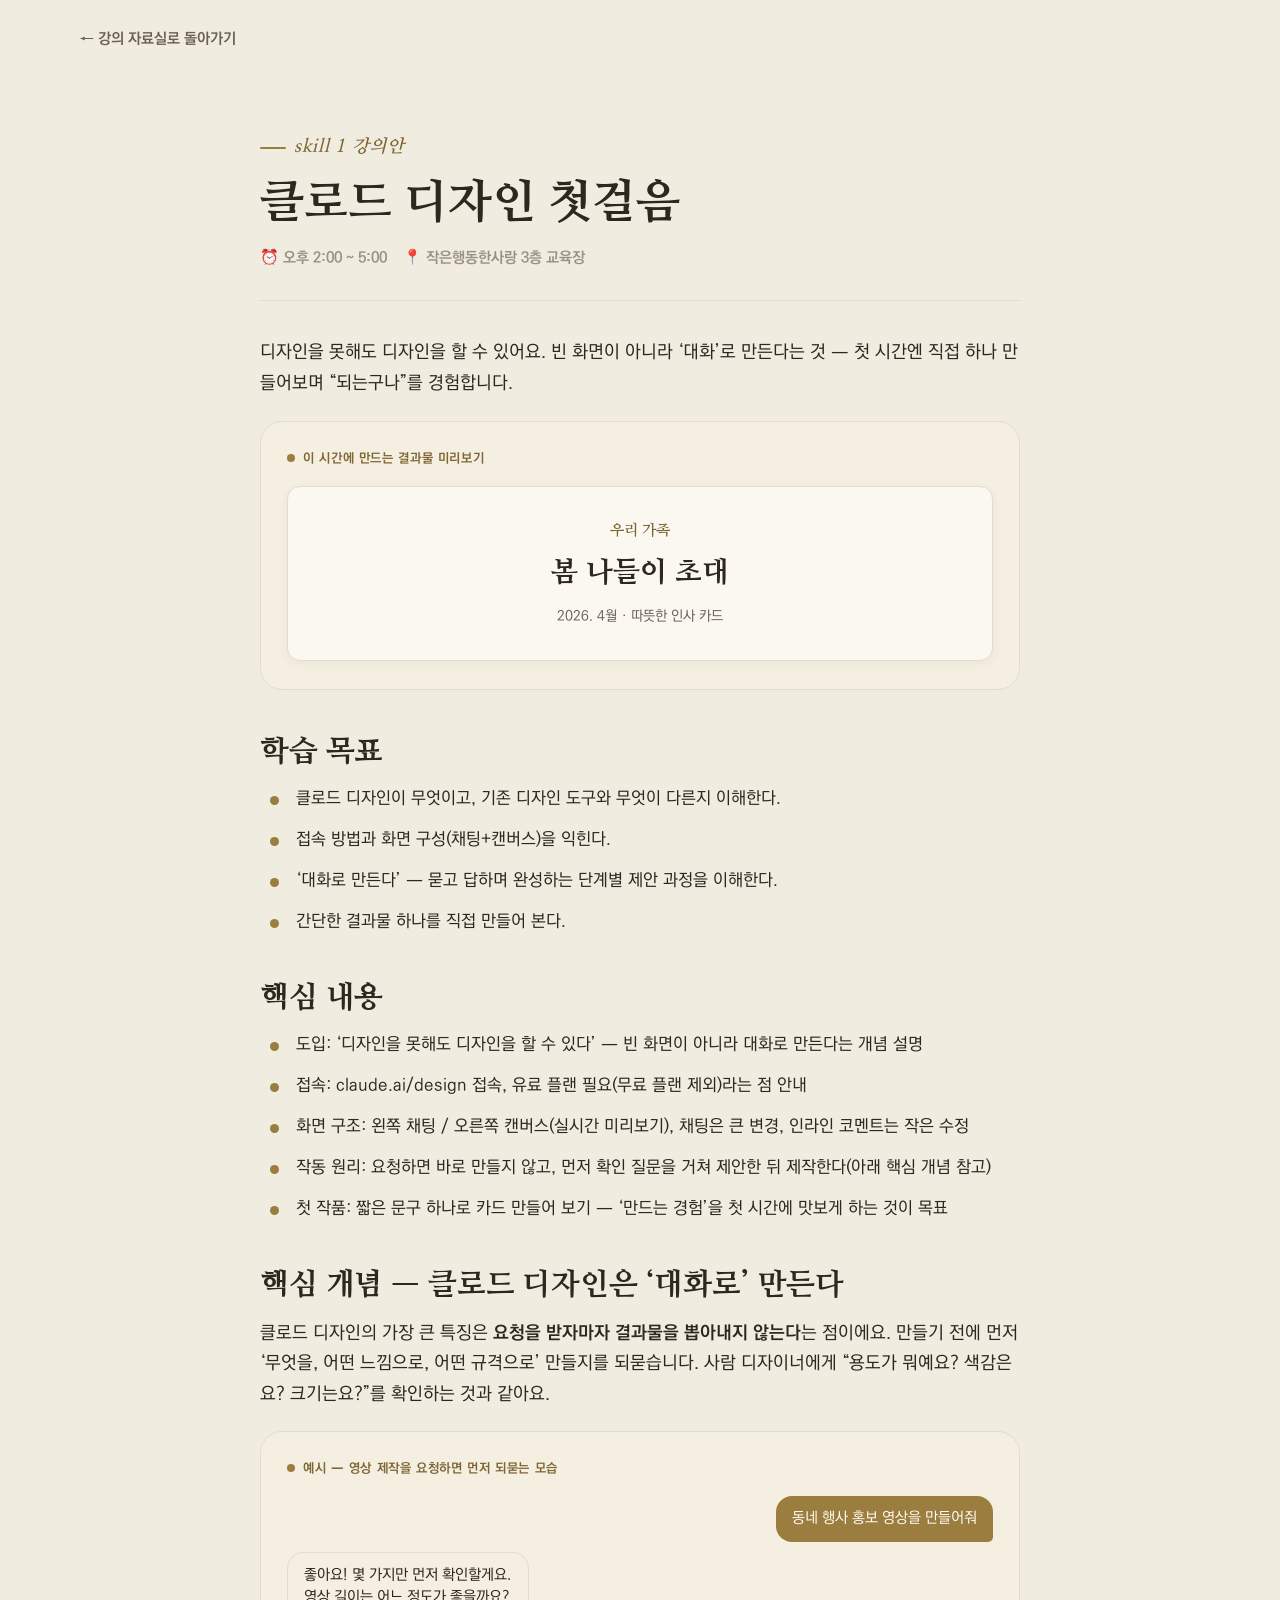
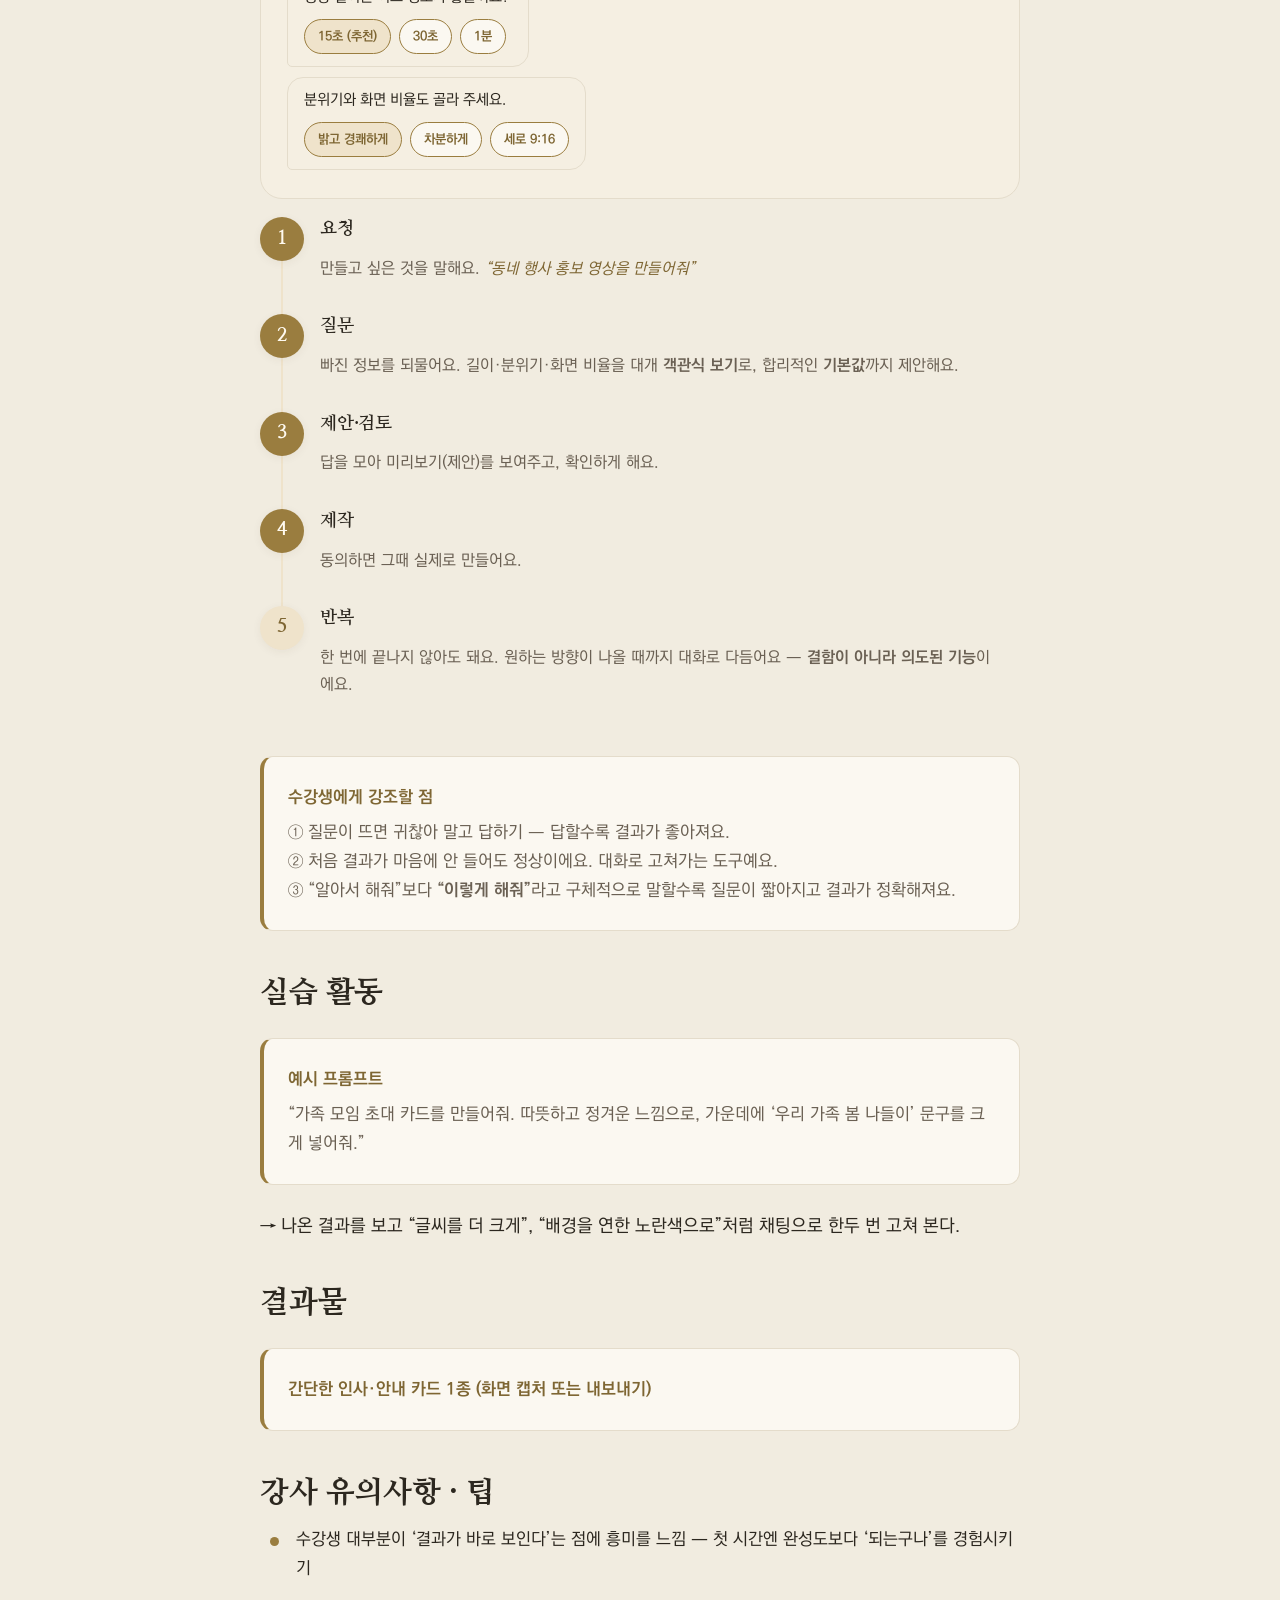
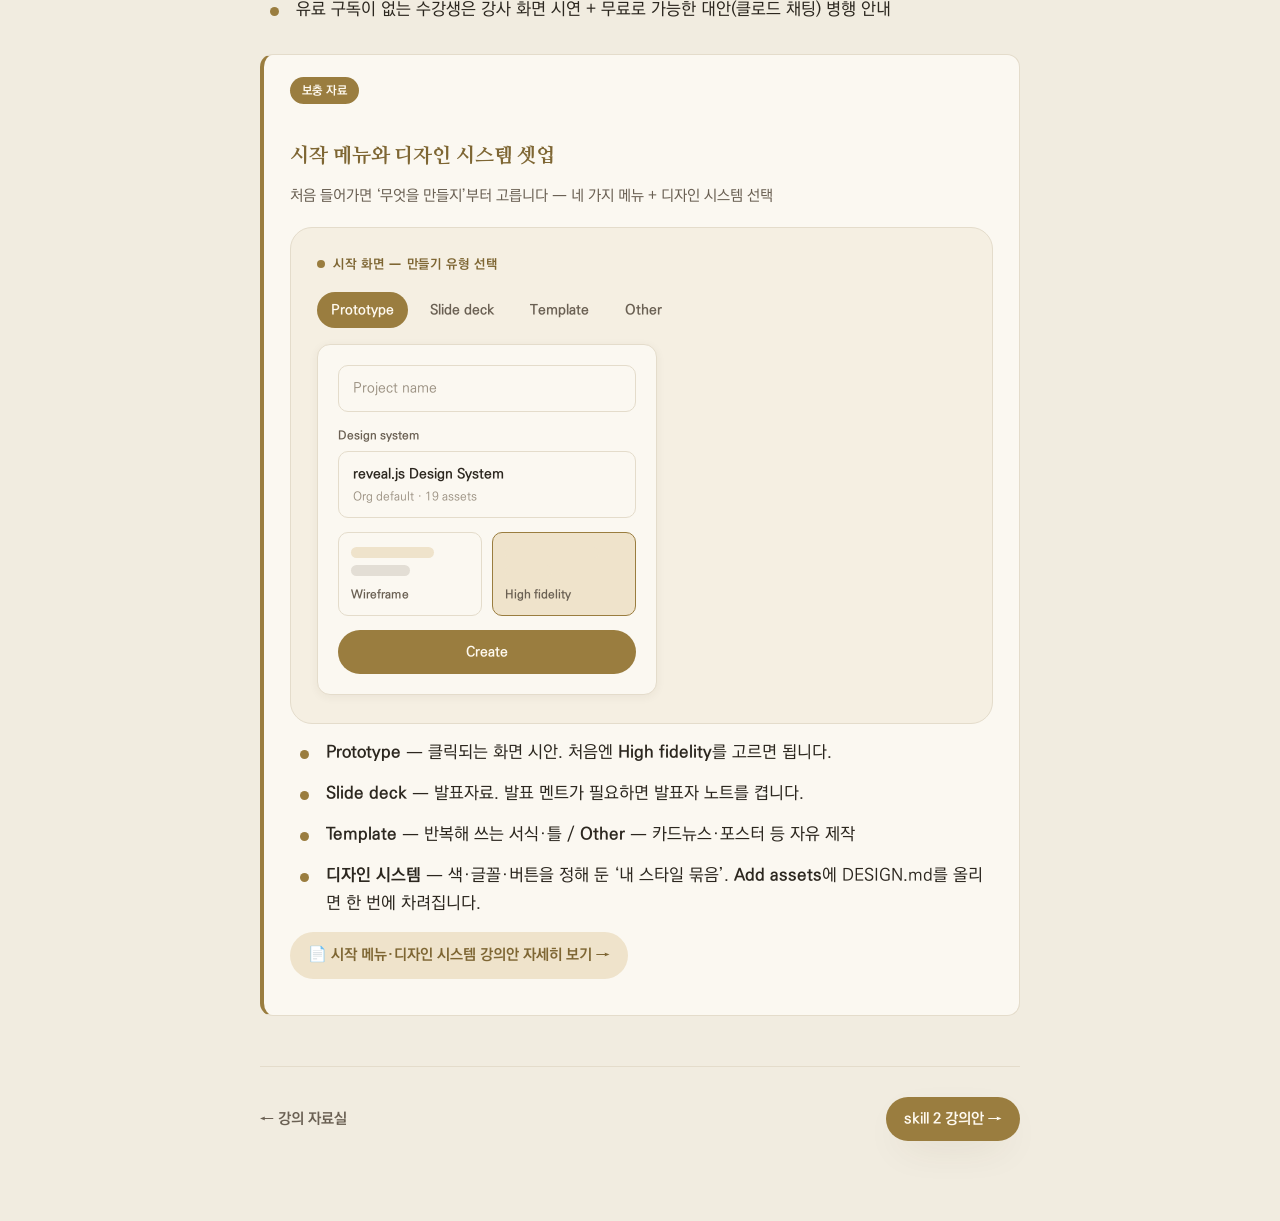
<file: notes/cha-1.html>
<!DOCTYPE html>
<html lang="ko">
<head>
  <meta charset="UTF-8" />
  <meta name="viewport" content="width=device-width, initial-scale=1.0" />
  <title>skill 1 · 클로드 디자인 첫걸음 — 강의안</title>
  <link rel="preconnect" href="https://fonts.googleapis.com" />
  <link rel="preconnect" href="https://fonts.gstatic.com" crossorigin />
  <link href="https://fonts.googleapis.com/css2?family=Nanum+Myeongjo:wght@400;700;800&family=Gaegu:wght@400;700&display=swap" rel="stylesheet" />
  <link rel="stylesheet" href="../styles.css" />
</head>
<body>
  <div class="page" data-direction="a">
    <div class="wrap note-top">
      <a class="note-back" href="../index.html#library">← 강의 자료실로 돌아가기</a>
    </div>
    <article class="note-wrap">
      <header class="note-head">
        <span class="kicker">skill 1 강의안</span>
        <h1>클로드 디자인 첫걸음</h1>
        <div class="note-meta">
          <span>⏰ 오후 2:00 ~ 5:00</span>
          <span>📍 작은행동한사랑 3층 교육장</span>
        </div>
      </header>
      <div class="note-body">
        <p>디자인을 못해도 디자인을 할 수 있어요. 빈 화면이 아니라 ‘대화’로 만든다는 것 — 첫 시간엔 직접 하나 만들어보며 “되는구나”를 경험합니다.</p>

        <div class="mk">
          <div class="mk-cap"><span class="d"></span>이 시간에 만드는 결과물 미리보기</div>
          <div class="mk-card"><div class="e">우리 가족</div><div class="t">봄 나들이 초대</div><div class="s">2026. 4월 · 따뜻한 인사 카드</div></div>
        </div>

        <h2>학습 목표</h2>
        <ul>
          <li>클로드 디자인이 무엇이고, 기존 디자인 도구와 무엇이 다른지 이해한다.</li>
          <li>접속 방법과 화면 구성(채팅+캔버스)을 익힌다.</li>
          <li>‘대화로 만든다’ — 묻고 답하며 완성하는 단계별 제안 과정을 이해한다.</li>
          <li>간단한 결과물 하나를 직접 만들어 본다.</li>
        </ul>

        <h2>핵심 내용</h2>
        <ul>
          <li>도입: ‘디자인을 못해도 디자인을 할 수 있다’ — 빈 화면이 아니라 대화로 만든다는 개념 설명</li>
          <li>접속: claude.ai/design 접속, 유료 플랜 필요(무료 플랜 제외)라는 점 안내</li>
          <li>화면 구조: 왼쪽 채팅 / 오른쪽 캔버스(실시간 미리보기), 채팅은 큰 변경, 인라인 코멘트는 작은 수정</li>
          <li>작동 원리: 요청하면 바로 만들지 않고, 먼저 확인 질문을 거쳐 제안한 뒤 제작한다(아래 핵심 개념 참고)</li>
          <li>첫 작품: 짧은 문구 하나로 카드 만들어 보기 — ‘만드는 경험’을 첫 시간에 맛보게 하는 것이 목표</li>
        </ul>

        <h2>핵심 개념 — 클로드 디자인은 ‘대화로’ 만든다</h2>
        <p>클로드 디자인의 가장 큰 특징은 <b>요청을 받자마자 결과물을 뽑아내지 않는다</b>는 점이에요. 만들기 전에 먼저 ‘무엇을, 어떤 느낌으로, 어떤 규격으로’ 만들지를 되묻습니다. 사람 디자이너에게 “용도가 뭐예요? 색감은요? 크기는요?”를 확인하는 것과 같아요.</p>

        <div class="mk">
          <div class="mk-cap"><span class="d"></span>예시 — 영상 제작을 요청하면 먼저 되묻는 모습</div>
          <div class="mk-chat">
            <div class="mk-bub user">동네 행사 홍보 영상을 만들어줘</div>
            <div class="mk-bub bot">좋아요! 몇 가지만 먼저 확인할게요.<br>영상 길이는 어느 정도가 좋을까요?
              <div class="mk-opts">
                <span class="mk-opt def">15초 (추천)</span>
                <span class="mk-opt">30초</span>
                <span class="mk-opt">1분</span>
              </div>
            </div>
            <div class="mk-bub bot">분위기와 화면 비율도 골라 주세요.
              <div class="mk-opts">
                <span class="mk-opt def">밝고 경쾌하게</span>
                <span class="mk-opt">차분하게</span>
                <span class="mk-opt">세로 9:16</span>
              </div>
            </div>
          </div>
        </div>

        <div class="flow">
          <div class="flow-step"><span class="fn">1</span><div class="fc"><h4>요청</h4><p>만들고 싶은 것을 말해요. <span class="ex">“동네 행사 홍보 영상을 만들어줘”</span></p></div></div>
          <div class="flow-step"><span class="fn">2</span><div class="fc"><h4>질문</h4><p>빠진 정보를 되물어요. 길이·분위기·화면 비율을 대개 <b>객관식 보기</b>로, 합리적인 <b>기본값</b>까지 제안해요.</p></div></div>
          <div class="flow-step"><span class="fn">3</span><div class="fc"><h4>제안·검토</h4><p>답을 모아 미리보기(제안)를 보여주고, 확인하게 해요.</p></div></div>
          <div class="flow-step"><span class="fn">4</span><div class="fc"><h4>제작</h4><p>동의하면 그때 실제로 만들어요.</p></div></div>
          <div class="flow-step last"><span class="fn">5</span><div class="fc"><h4>반복</h4><p>한 번에 끝나지 않아도 돼요. 원하는 방향이 나올 때까지 대화로 다듬어요 — <b>결함이 아니라 의도된 기능</b>이에요.</p></div></div>
        </div>

        <div class="note-callout">
          <p><strong>수강생에게 강조할 점</strong></p>
          <p>① 질문이 뜨면 귀찮아 말고 답하기 — 답할수록 결과가 좋아져요.<br>
          ② 처음 결과가 마음에 안 들어도 정상이에요. 대화로 고쳐가는 도구예요.<br>
          ③ “알아서 해줘”보다 <b>“이렇게 해줘”</b>라고 구체적으로 말할수록 질문이 짧아지고 결과가 정확해져요.</p>
        </div>

        <h2>실습 활동</h2>
        <div class="note-callout">
          <p><strong>예시 프롬프트</strong></p>
          <p>“가족 모임 초대 카드를 만들어줘. 따뜻하고 정겨운 느낌으로, 가운데에 ‘우리 가족 봄 나들이’ 문구를 크게 넣어줘.”</p>
        </div>
        <p>→ 나온 결과를 보고 “글씨를 더 크게”, “배경을 연한 노란색으로”처럼 채팅으로 한두 번 고쳐 본다.</p>

        <h2>결과물</h2>
        <div class="note-callout">
          <p><strong>간단한 인사·안내 카드 1종 (화면 캡처 또는 내보내기)</strong></p>
        </div>

        <h2>강사 유의사항 · 팁</h2>
        <ul>
          <li>수강생 대부분이 ‘결과가 바로 보인다’는 점에 흥미를 느낌 — 첫 시간엔 완성도보다 ‘되는구나’를 경험시키기</li>
          <li>유료 구독이 없는 수강생은 강사 화면 시연 + 무료로 가능한 대안(클로드 채팅) 병행 안내</li>
        </ul>

        <div class="note-supp">
          <span class="ns-tag">보충 자료</span>
          <h3>시작 메뉴와 디자인 시스템 셋업</h3>
          <p class="ns-sub">처음 들어가면 ‘무엇을 만들지’부터 고릅니다 — 네 가지 메뉴 + 디자인 시스템 선택</p>

          <div class="mk" style="margin-top:18px">
            <div class="mk-cap"><span class="d"></span>시작 화면 — 만들기 유형 선택</div>
            <div class="mk-menu">
              <span class="mk-tab on">Prototype</span>
              <span class="mk-tab">Slide deck</span>
              <span class="mk-tab">Template</span>
              <span class="mk-tab">Other</span>
            </div>
            <div class="mk-panel">
              <div class="mk-field">Project name</div>
              <div class="mk-lab">Design system</div>
              <div class="mk-field sel">reveal.js Design System <span class="mk-sub">Org default · 19 assets</span></div>
              <div class="mk-choices">
                <div class="mk-choice"><span class="bar" style="width:70%"></span><span class="bar soft" style="width:50%"></span><small>Wireframe</small></div>
                <div class="mk-choice on"><span class="bar" style="width:80%"></span><span class="bar" style="width:40%"></span><small>High fidelity</small></div>
              </div>
              <div class="mk-create">Create</div>
            </div>
          </div>

          <ul>
            <li><b>Prototype</b> — 클릭되는 화면 시안. 처음엔 <b>High fidelity</b>를 고르면 됩니다.</li>
            <li><b>Slide deck</b> — 발표자료. 발표 멘트가 필요하면 발표자 노트를 켭니다.</li>
            <li><b>Template</b> — 반복해 쓰는 서식·틀 / <b>Other</b> — 카드뉴스·포스터 등 자유 제작</li>
            <li><b>디자인 시스템</b> — 색·글꼴·버튼을 정해 둔 ‘내 스타일 묶음’. <b>Add assets</b>에 DESIGN.md를 올리면 한 번에 차려집니다.</li>
          </ul>
          <p style="margin-top:10px"><a class="ld-note-link" style="display:inline-block" href="cha-menu.html">📄 시작 메뉴·디자인 시스템 강의안 자세히 보기 →</a></p>
        </div>

        <div class="note-foot">
          <a class="note-back" href="../index.html#library">← 강의 자료실</a>
          <a class="btn btn-primary btn-sm" href="cha-2.html">skill 2 강의안 →</a>
        </div>
      </div>
    </article>
  </div>
</body>
</html>
</file>
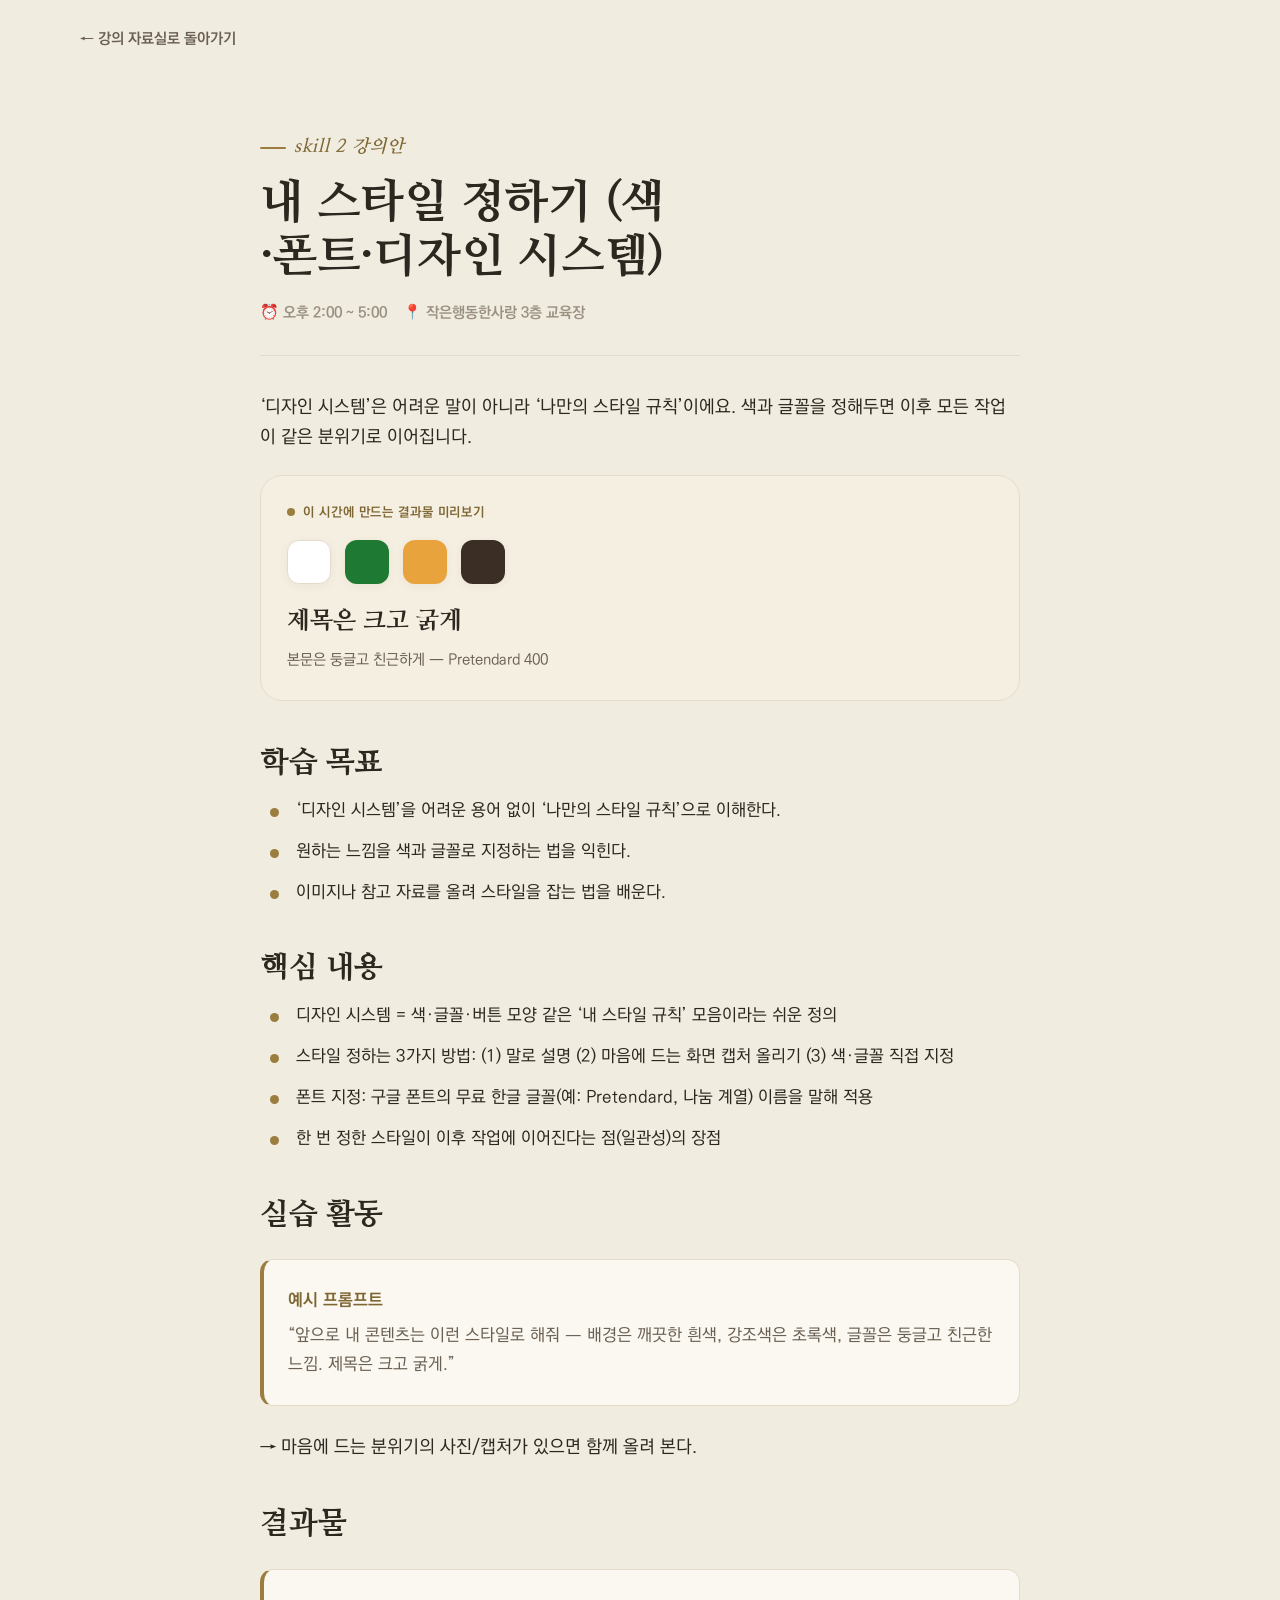
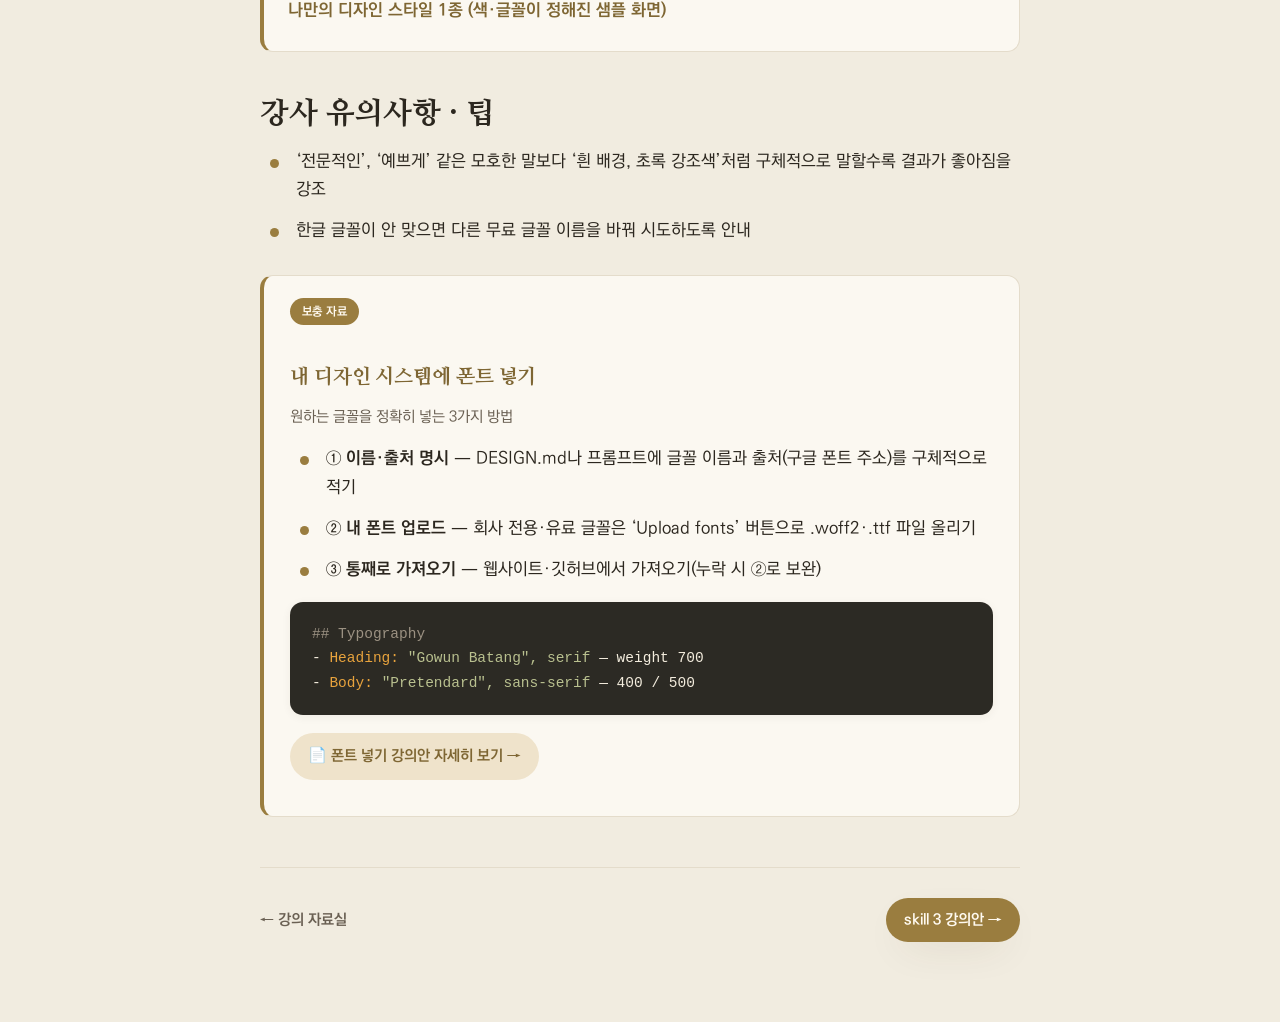
<file: notes/cha-2.html>
<!DOCTYPE html>
<html lang="ko">
<head>
  <meta charset="UTF-8" />
  <meta name="viewport" content="width=device-width, initial-scale=1.0" />
  <title>skill 2 · 내 스타일 정하기 (색·폰트·디자인 시스템) — 강의안</title>
  <link rel="preconnect" href="https://fonts.googleapis.com" />
  <link rel="preconnect" href="https://fonts.gstatic.com" crossorigin />
  <link href="https://fonts.googleapis.com/css2?family=Nanum+Myeongjo:wght@400;700;800&family=Gaegu:wght@400;700&display=swap" rel="stylesheet" />
  <link rel="stylesheet" href="../styles.css" />
</head>
<body>
  <div class="page" data-direction="a">
    <div class="wrap note-top">
      <a class="note-back" href="../index.html#library">← 강의 자료실로 돌아가기</a>
    </div>
    <article class="note-wrap">
      <header class="note-head">
        <span class="kicker">skill 2 강의안</span>
        <h1>내 스타일 정하기 (색·폰트·디자인 시스템)</h1>
        <div class="note-meta">
          <span>⏰ 오후 2:00 ~ 5:00</span>
          <span>📍 작은행동한사랑 3층 교육장</span>
        </div>
      </header>
      <div class="note-body">
        <p>‘디자인 시스템’은 어려운 말이 아니라 ‘나만의 스타일 규칙’이에요. 색과 글꼴을 정해두면 이후 모든 작업이 같은 분위기로 이어집니다.</p>

        <div class="mk">
          <div class="mk-cap"><span class="d"></span>이 시간에 만드는 결과물 미리보기</div>
          <div class="mk-row"><span class="mk-sw" style="background:#ffffff;border:1px solid var(--line)"></span><span class="mk-sw" style="background:#1E7A33"></span><span class="mk-sw" style="background:#E8A33D"></span><span class="mk-sw" style="background:#3A2E25"></span></div><div class="mk-fonts"><span class="fa">제목은 크고 굵게</span><span class="fb">본문은 둥글고 친근하게 — Pretendard 400</span></div>
        </div>

        <h2>학습 목표</h2>
        <ul>
          <li>‘디자인 시스템’을 어려운 용어 없이 ‘나만의 스타일 규칙’으로 이해한다.</li>
          <li>원하는 느낌을 색과 글꼴로 지정하는 법을 익힌다.</li>
          <li>이미지나 참고 자료를 올려 스타일을 잡는 법을 배운다.</li>
        </ul>

        <h2>핵심 내용</h2>
        <ul>
          <li>디자인 시스템 = 색·글꼴·버튼 모양 같은 ‘내 스타일 규칙’ 모음이라는 쉬운 정의</li>
          <li>스타일 정하는 3가지 방법: (1) 말로 설명 (2) 마음에 드는 화면 캡처 올리기 (3) 색·글꼴 직접 지정</li>
          <li>폰트 지정: 구글 폰트의 무료 한글 글꼴(예: Pretendard, 나눔 계열) 이름을 말해 적용</li>
          <li>한 번 정한 스타일이 이후 작업에 이어진다는 점(일관성)의 장점</li>
        </ul>

        <h2>실습 활동</h2>
        <div class="note-callout">
          <p><strong>예시 프롬프트</strong></p>
          <p>“앞으로 내 콘텐츠는 이런 스타일로 해줘 — 배경은 깨끗한 흰색, 강조색은 초록색, 글꼴은 둥글고 친근한 느낌. 제목은 크고 굵게.”</p>
        </div>
        <p>→ 마음에 드는 분위기의 사진/캡처가 있으면 함께 올려 본다.</p>

        <h2>결과물</h2>
        <div class="note-callout">
          <p><strong>나만의 디자인 스타일 1종 (색·글꼴이 정해진 샘플 화면)</strong></p>
        </div>

        <h2>강사 유의사항 · 팁</h2>
        <ul>
          <li>‘전문적인’, ‘예쁘게’ 같은 모호한 말보다 ‘흰 배경, 초록 강조색’처럼 구체적으로 말할수록 결과가 좋아짐을 강조</li>
          <li>한글 글꼴이 안 맞으면 다른 무료 글꼴 이름을 바꿔 시도하도록 안내</li>
        </ul>

        <div class="note-supp">
          <span class="ns-tag">보충 자료</span>
          <h3>내 디자인 시스템에 폰트 넣기</h3>
          <p class="ns-sub">원하는 글꼴을 정확히 넣는 3가지 방법</p>
          <ul>
            <li><b>① 이름·출처 명시</b> — DESIGN.md나 프롬프트에 글꼴 이름과 출처(구글 폰트 주소)를 구체적으로 적기</li>
            <li><b>② 내 폰트 업로드</b> — 회사 전용·유료 글꼴은 ‘Upload fonts’ 버튼으로 .woff2·.ttf 파일 올리기</li>
            <li><b>③ 통째로 가져오기</b> — 웹사이트·깃허브에서 가져오기(누락 시 ②로 보완)</li>
          </ul>
          <pre class="note-code"><span class="cc">## Typography</span>
- <span class="ck">Heading:</span> <span class="cv">"Gowun Batang", serif</span> — weight 700
- <span class="ck">Body:</span> <span class="cv">"Pretendard", sans-serif</span> — 400 / 500</pre>
          <p style="margin-top:10px"><a class="ld-note-link" style="display:inline-block" href="lecture-fonts.html">📄 폰트 넣기 강의안 자세히 보기 →</a></p>
        </div>
        <div class="note-foot">
          <a class="note-back" href="../index.html#library">← 강의 자료실</a>
          <a class="btn btn-primary btn-sm" href="cha-3.html">skill 3 강의안 →</a>
        </div>
      </div>
    </article>
  </div>
</body>
</html>
</file>
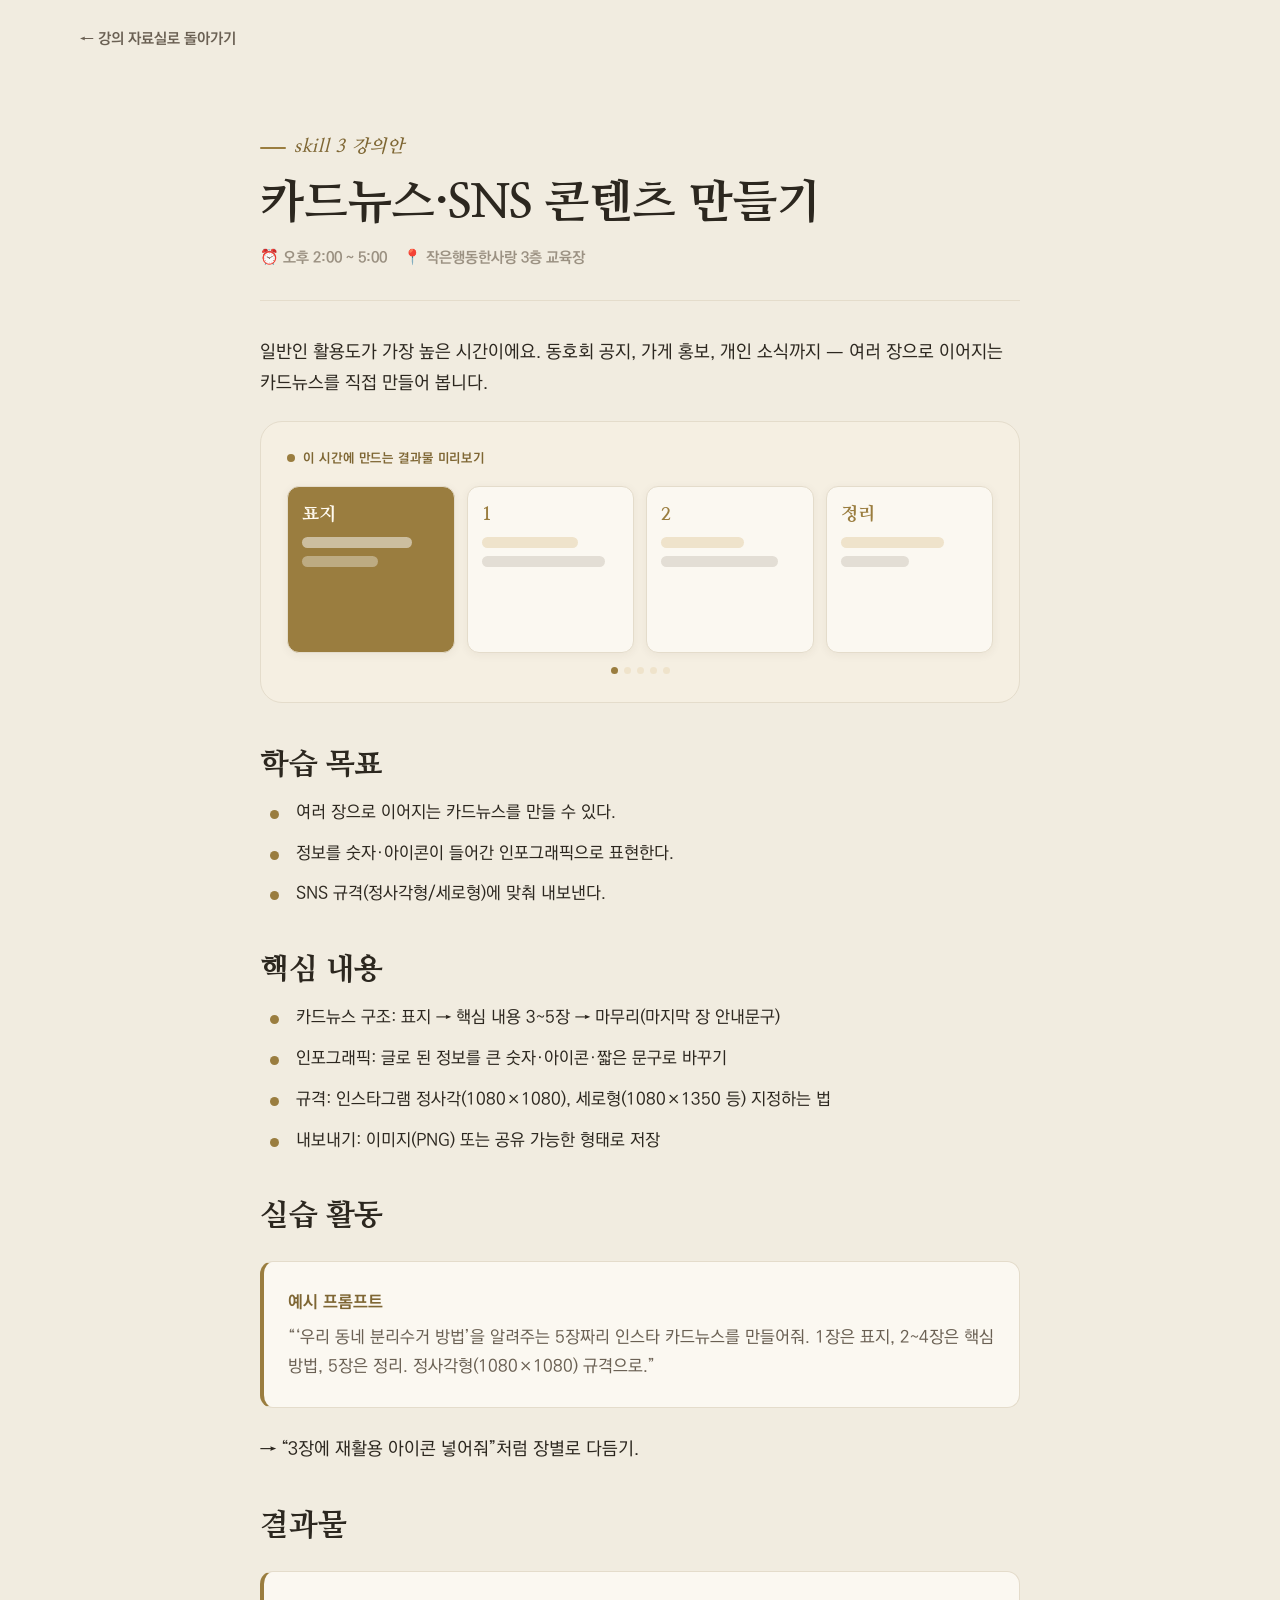
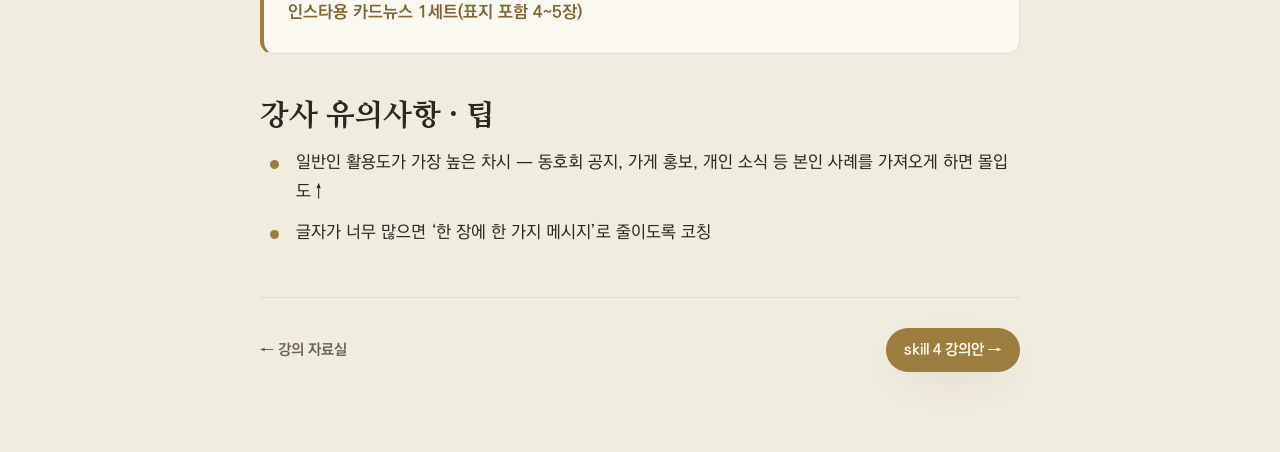
<file: notes/cha-3.html>
<!DOCTYPE html>
<html lang="ko">
<head>
  <meta charset="UTF-8" />
  <meta name="viewport" content="width=device-width, initial-scale=1.0" />
  <title>skill 3 · 카드뉴스·SNS 콘텐츠 만들기 — 강의안</title>
  <link rel="preconnect" href="https://fonts.googleapis.com" />
  <link rel="preconnect" href="https://fonts.gstatic.com" crossorigin />
  <link href="https://fonts.googleapis.com/css2?family=Nanum+Myeongjo:wght@400;700;800&family=Gaegu:wght@400;700&display=swap" rel="stylesheet" />
  <link rel="stylesheet" href="../styles.css" />
</head>
<body>
  <div class="page" data-direction="a">
    <div class="wrap note-top">
      <a class="note-back" href="../index.html#library">← 강의 자료실로 돌아가기</a>
    </div>
    <article class="note-wrap">
      <header class="note-head">
        <span class="kicker">skill 3 강의안</span>
        <h1>카드뉴스·SNS 콘텐츠 만들기</h1>
        <div class="note-meta">
          <span>⏰ 오후 2:00 ~ 5:00</span>
          <span>📍 작은행동한사랑 3층 교육장</span>
        </div>
      </header>
      <div class="note-body">
        <p>일반인 활용도가 가장 높은 시간이에요. 동호회 공지, 가게 홍보, 개인 소식까지 — 여러 장으로 이어지는 카드뉴스를 직접 만들어 봅니다.</p>

        <div class="mk">
          <div class="mk-cap"><span class="d"></span>이 시간에 만드는 결과물 미리보기</div>
          <div class="mk-carousel"><div class="mk-slide cover"><span class="num">표지</span><span class="bar" style="width:80%;background:rgba(255,255,255,.5)"></span><span class="bar" style="width:55%;background:rgba(255,255,255,.35)"></span></div><div class="mk-slide"><span class="num">1</span><span class="bar" style="width:70%"></span><span class="bar soft" style="width:90%"></span></div><div class="mk-slide"><span class="num">2</span><span class="bar" style="width:60%"></span><span class="bar soft" style="width:85%"></span></div><div class="mk-slide"><span class="num">정리</span><span class="bar" style="width:75%"></span><span class="bar soft" style="width:50%"></span></div></div><div class="mk-dots"><i class="on"></i><i></i><i></i><i></i><i></i></div>
        </div>

        <h2>학습 목표</h2>
        <ul>
          <li>여러 장으로 이어지는 카드뉴스를 만들 수 있다.</li>
          <li>정보를 숫자·아이콘이 들어간 인포그래픽으로 표현한다.</li>
          <li>SNS 규격(정사각형/세로형)에 맞춰 내보낸다.</li>
        </ul>

        <h2>핵심 내용</h2>
        <ul>
          <li>카드뉴스 구조: 표지 → 핵심 내용 3~5장 → 마무리(마지막 장 안내문구)</li>
          <li>인포그래픽: 글로 된 정보를 큰 숫자·아이콘·짧은 문구로 바꾸기</li>
          <li>규격: 인스타그램 정사각(1080×1080), 세로형(1080×1350 등) 지정하는 법</li>
          <li>내보내기: 이미지(PNG) 또는 공유 가능한 형태로 저장</li>
        </ul>

        <h2>실습 활동</h2>
        <div class="note-callout">
          <p><strong>예시 프롬프트</strong></p>
          <p>“‘우리 동네 분리수거 방법’을 알려주는 5장짜리 인스타 카드뉴스를 만들어줘. 1장은 표지, 2~4장은 핵심 방법, 5장은 정리. 정사각형(1080×1080) 규격으로.”</p>
        </div>
        <p>→ “3장에 재활용 아이콘 넣어줘”처럼 장별로 다듬기.</p>

        <h2>결과물</h2>
        <div class="note-callout">
          <p><strong>인스타용 카드뉴스 1세트(표지 포함 4~5장)</strong></p>
        </div>

        <h2>강사 유의사항 · 팁</h2>
        <ul>
          <li>일반인 활용도가 가장 높은 차시 — 동호회 공지, 가게 홍보, 개인 소식 등 본인 사례를 가져오게 하면 몰입도↑</li>
          <li>글자가 너무 많으면 ‘한 장에 한 가지 메시지’로 줄이도록 코칭</li>
        </ul>

        <div class="note-foot">
          <a class="note-back" href="../index.html#library">← 강의 자료실</a>
          <a class="btn btn-primary btn-sm" href="cha-4.html">skill 4 강의안 →</a>
        </div>
      </div>
    </article>
  </div>
</body>
</html>
</file>
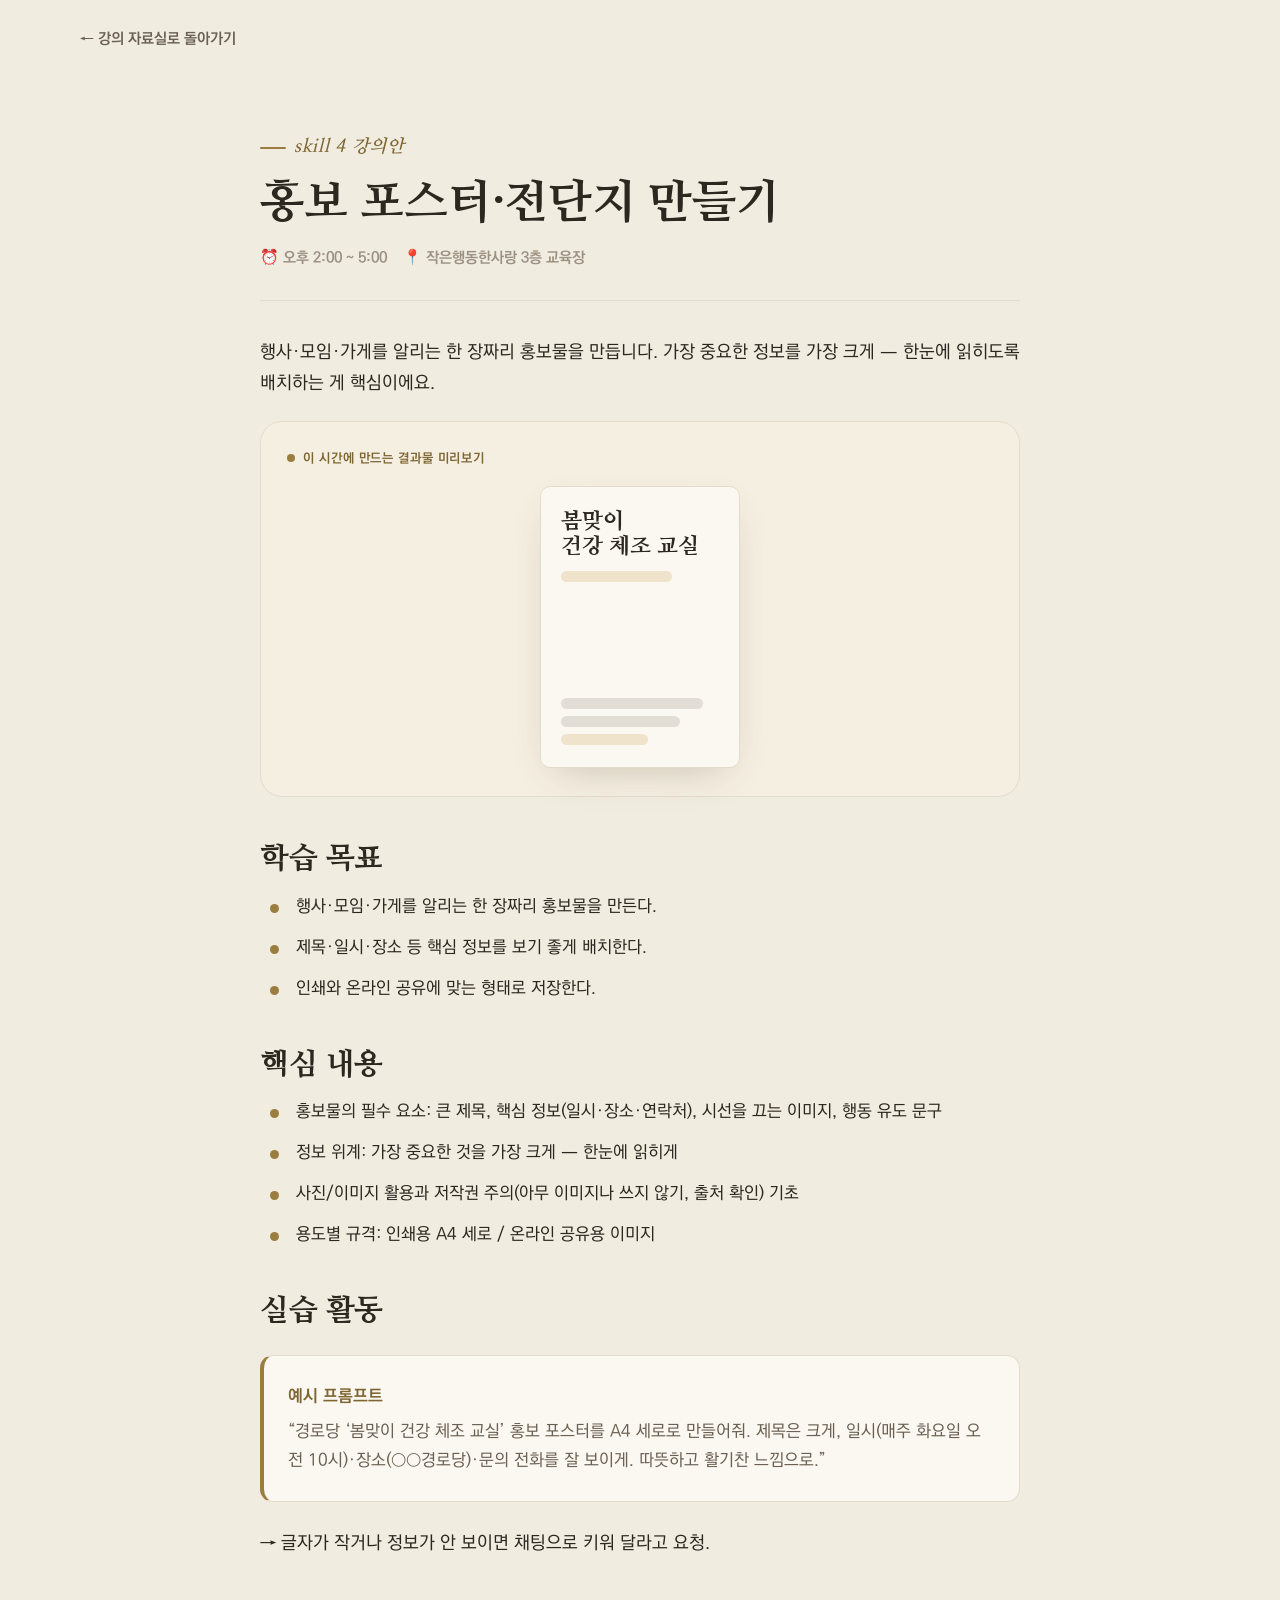
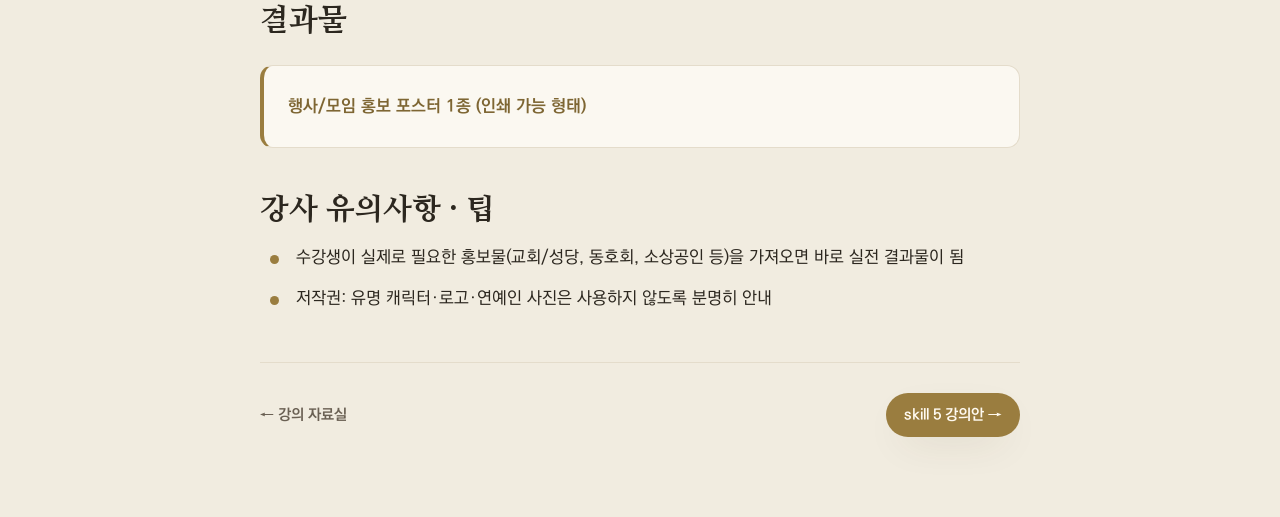
<file: notes/cha-4.html>
<!DOCTYPE html>
<html lang="ko">
<head>
  <meta charset="UTF-8" />
  <meta name="viewport" content="width=device-width, initial-scale=1.0" />
  <title>skill 4 · 홍보 포스터·전단지 만들기 — 강의안</title>
  <link rel="preconnect" href="https://fonts.googleapis.com" />
  <link rel="preconnect" href="https://fonts.gstatic.com" crossorigin />
  <link href="https://fonts.googleapis.com/css2?family=Nanum+Myeongjo:wght@400;700;800&family=Gaegu:wght@400;700&display=swap" rel="stylesheet" />
  <link rel="stylesheet" href="../styles.css" />
</head>
<body>
  <div class="page" data-direction="a">
    <div class="wrap note-top">
      <a class="note-back" href="../index.html#library">← 강의 자료실로 돌아가기</a>
    </div>
    <article class="note-wrap">
      <header class="note-head">
        <span class="kicker">skill 4 강의안</span>
        <h1>홍보 포스터·전단지 만들기</h1>
        <div class="note-meta">
          <span>⏰ 오후 2:00 ~ 5:00</span>
          <span>📍 작은행동한사랑 3층 교육장</span>
        </div>
      </header>
      <div class="note-body">
        <p>행사·모임·가게를 알리는 한 장짜리 홍보물을 만듭니다. 가장 중요한 정보를 가장 크게 — 한눈에 읽히도록 배치하는 게 핵심이에요.</p>

        <div class="mk">
          <div class="mk-cap"><span class="d"></span>이 시간에 만드는 결과물 미리보기</div>
          <div class="mk-poster"><div class="pt">봄맞이<br>건강 체조 교실</div><span class="bar" style="width:70%"></span><div class="pinfo"><span class="bar soft" style="width:90%"></span><span class="bar soft" style="width:75%"></span><span class="bar" style="width:55%"></span></div></div>
        </div>

        <h2>학습 목표</h2>
        <ul>
          <li>행사·모임·가게를 알리는 한 장짜리 홍보물을 만든다.</li>
          <li>제목·일시·장소 등 핵심 정보를 보기 좋게 배치한다.</li>
          <li>인쇄와 온라인 공유에 맞는 형태로 저장한다.</li>
        </ul>

        <h2>핵심 내용</h2>
        <ul>
          <li>홍보물의 필수 요소: 큰 제목, 핵심 정보(일시·장소·연락처), 시선을 끄는 이미지, 행동 유도 문구</li>
          <li>정보 위계: 가장 중요한 것을 가장 크게 — 한눈에 읽히게</li>
          <li>사진/이미지 활용과 저작권 주의(아무 이미지나 쓰지 않기, 출처 확인) 기초</li>
          <li>용도별 규격: 인쇄용 A4 세로 / 온라인 공유용 이미지</li>
        </ul>

        <h2>실습 활동</h2>
        <div class="note-callout">
          <p><strong>예시 프롬프트</strong></p>
          <p>“경로당 ‘봄맞이 건강 체조 교실’ 홍보 포스터를 A4 세로로 만들어줘. 제목은 크게, 일시(매주 화요일 오전 10시)·장소(○○경로당)·문의 전화를 잘 보이게. 따뜻하고 활기찬 느낌으로.”</p>
        </div>
        <p>→ 글자가 작거나 정보가 안 보이면 채팅으로 키워 달라고 요청.</p>

        <h2>결과물</h2>
        <div class="note-callout">
          <p><strong>행사/모임 홍보 포스터 1종 (인쇄 가능 형태)</strong></p>
        </div>

        <h2>강사 유의사항 · 팁</h2>
        <ul>
          <li>수강생이 실제로 필요한 홍보물(교회/성당, 동호회, 소상공인 등)을 가져오면 바로 실전 결과물이 됨</li>
          <li>저작권: 유명 캐릭터·로고·연예인 사진은 사용하지 않도록 분명히 안내</li>
        </ul>

        <div class="note-foot">
          <a class="note-back" href="../index.html#library">← 강의 자료실</a>
          <a class="btn btn-primary btn-sm" href="cha-5.html">skill 5 강의안 →</a>
        </div>
      </div>
    </article>
  </div>
</body>
</html>
</file>
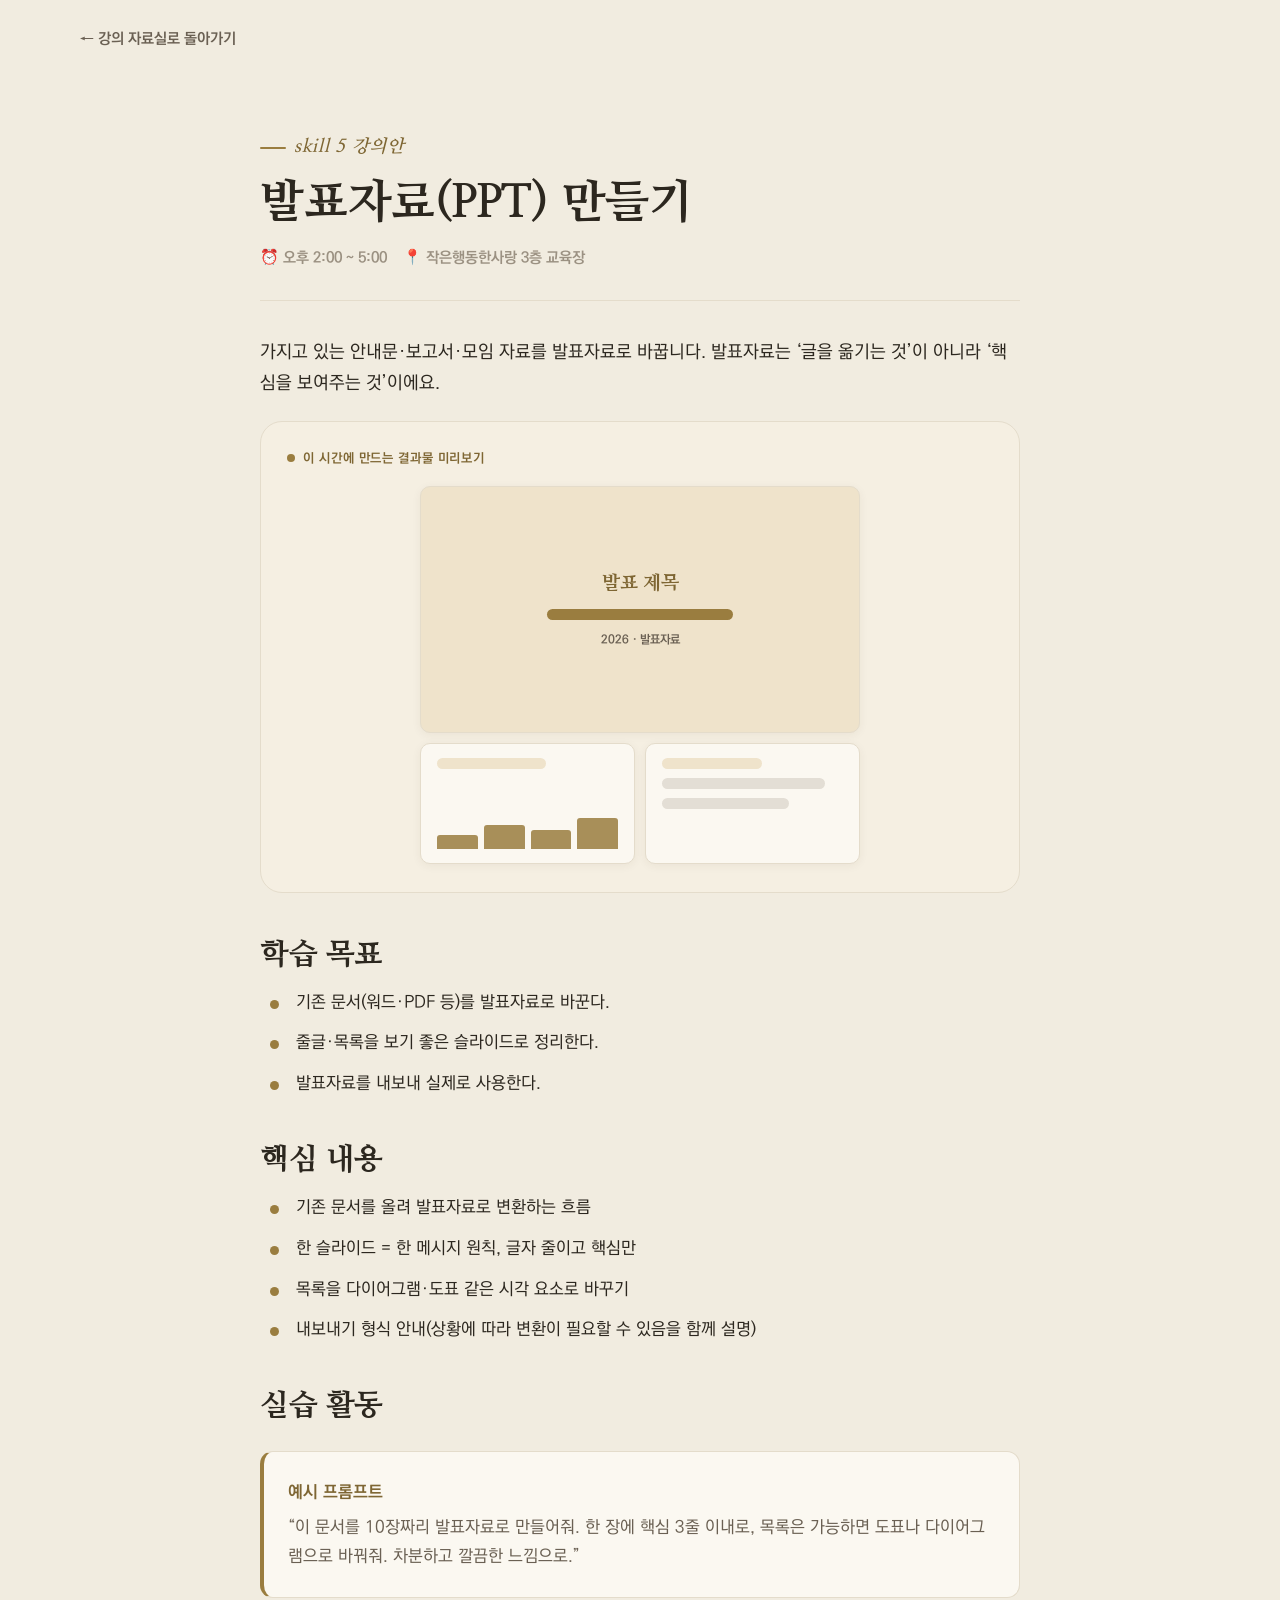
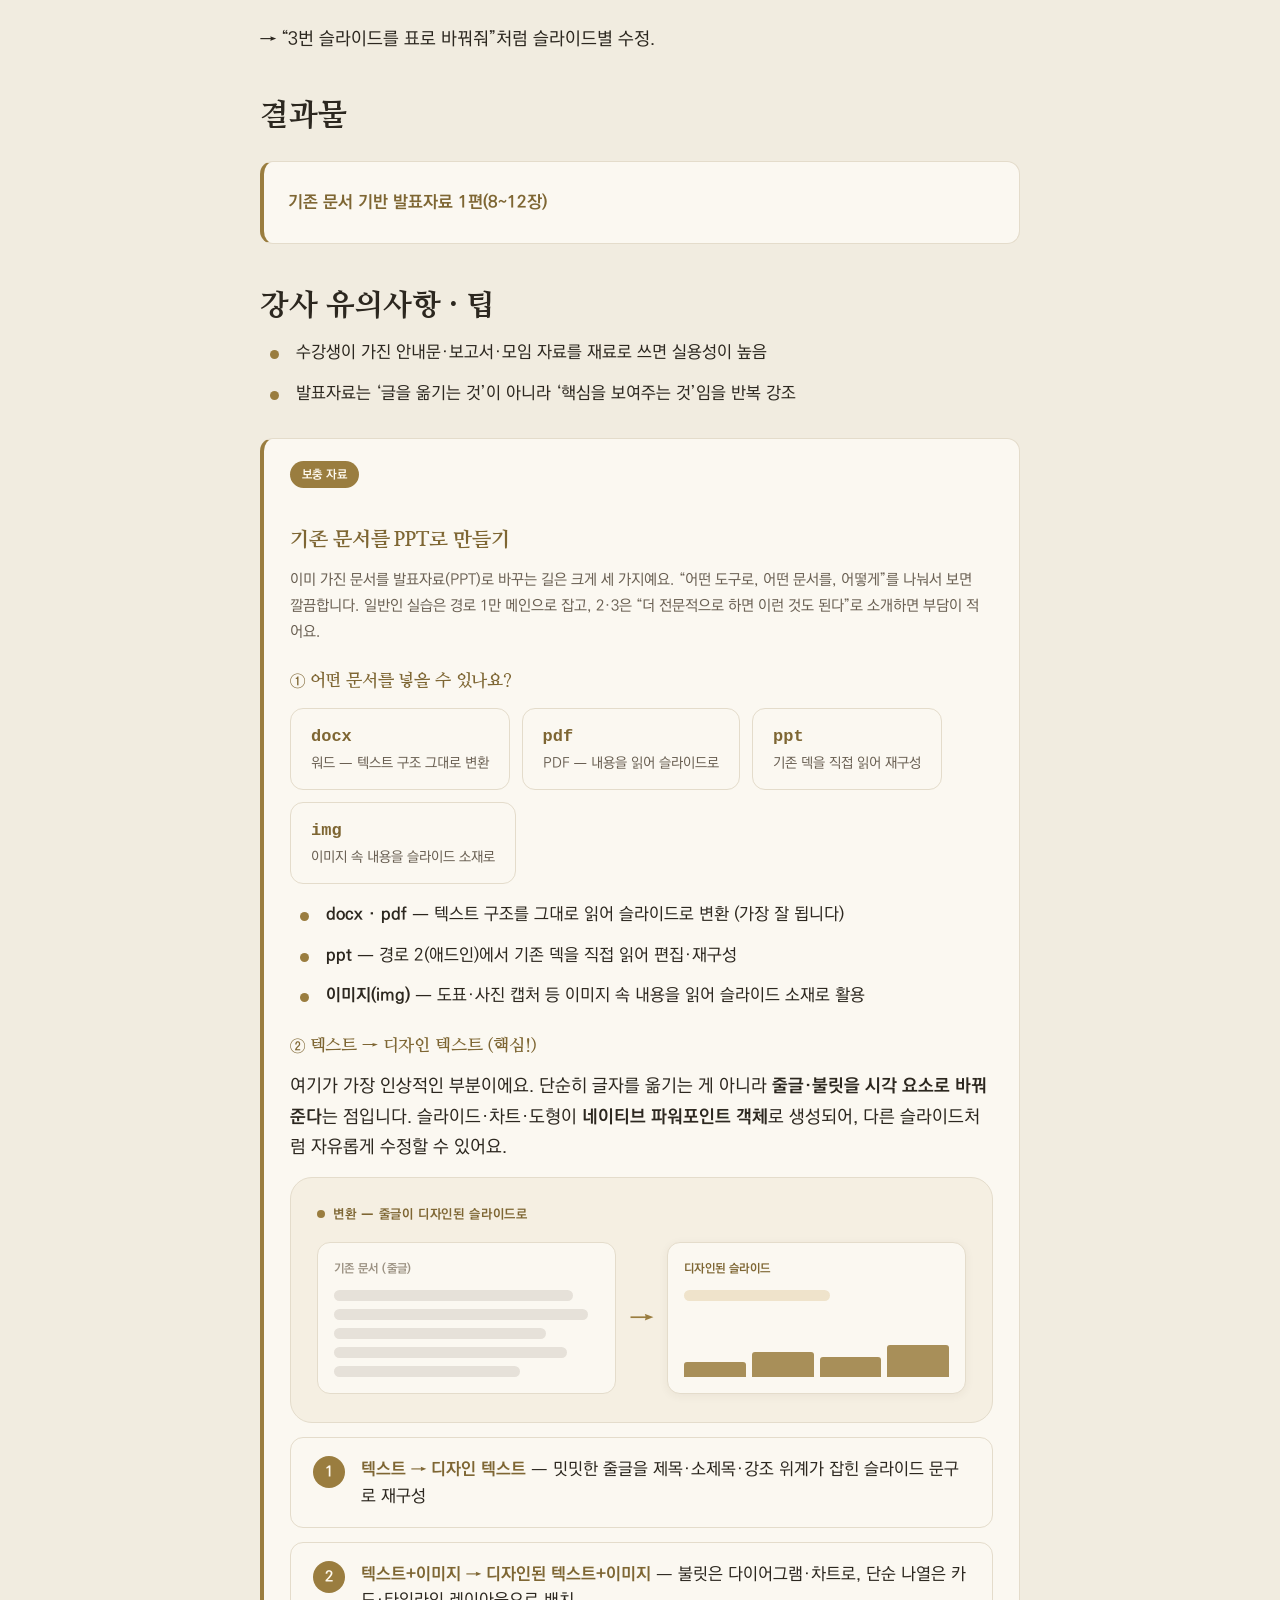
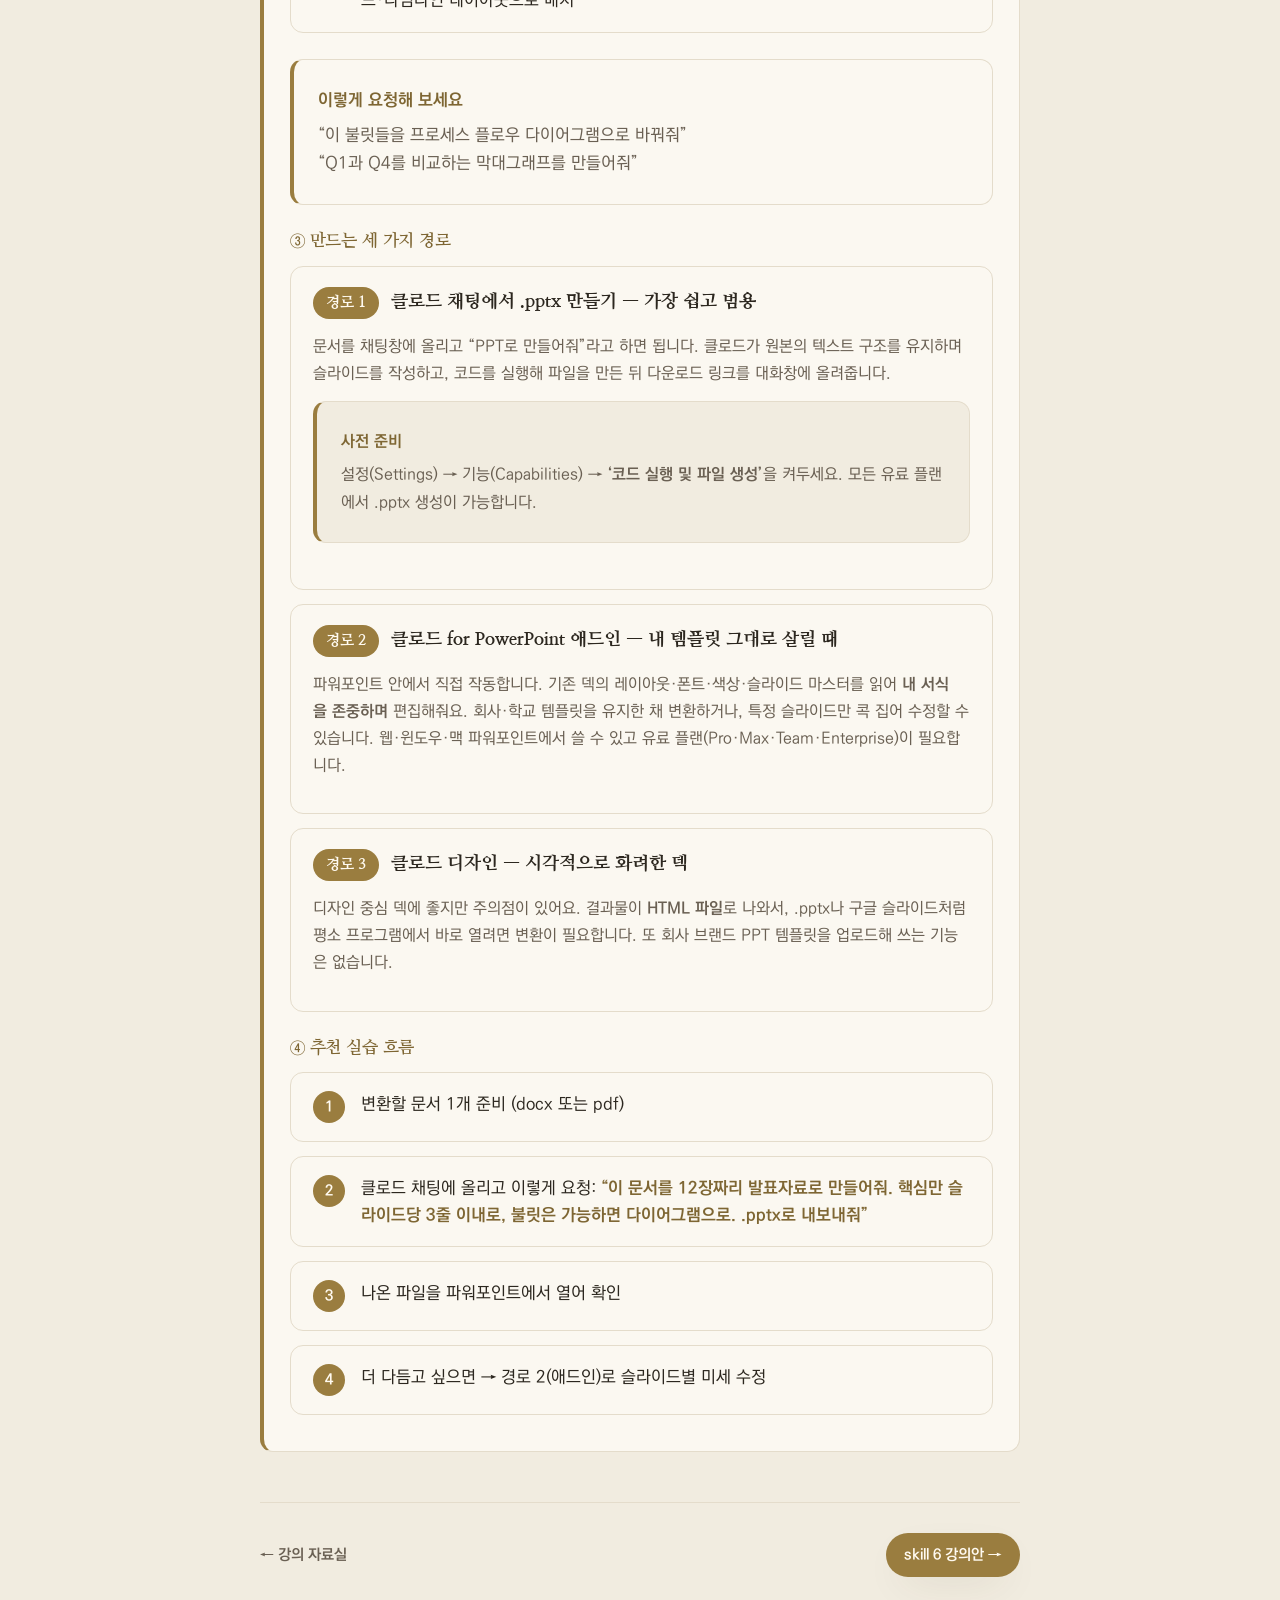
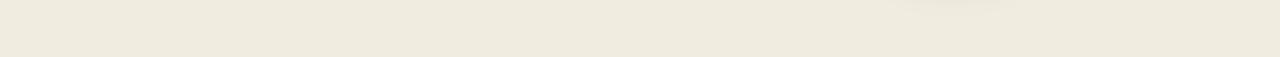
<file: notes/cha-5.html>
<!DOCTYPE html>
<html lang="ko">
<head>
  <meta charset="UTF-8" />
  <meta name="viewport" content="width=device-width, initial-scale=1.0" />
  <title>skill 5 · 발표자료(PPT) 만들기 — 강의안</title>
  <link rel="preconnect" href="https://fonts.googleapis.com" />
  <link rel="preconnect" href="https://fonts.gstatic.com" crossorigin />
  <link href="https://fonts.googleapis.com/css2?family=Nanum+Myeongjo:wght@400;700;800&family=Gaegu:wght@400;700&display=swap" rel="stylesheet" />
  <link rel="stylesheet" href="../styles.css" />
</head>
<body>
  <div class="page" data-direction="a">
    <div class="wrap note-top">
      <a class="note-back" href="../index.html#library">← 강의 자료실로 돌아가기</a>
    </div>
    <article class="note-wrap">
      <header class="note-head">
        <span class="kicker">skill 5 강의안</span>
        <h1>발표자료(PPT) 만들기</h1>
        <div class="note-meta">
          <span>⏰ 오후 2:00 ~ 5:00</span>
          <span>📍 작은행동한사랑 3층 교육장</span>
        </div>
      </header>
      <div class="note-body">
        <p>가지고 있는 안내문·보고서·모임 자료를 발표자료로 바꿉니다. 발표자료는 ‘글을 옮기는 것’이 아니라 ‘핵심을 보여주는 것’이에요.</p>

        <div class="mk">
          <div class="mk-cap"><span class="d"></span>이 시간에 만드는 결과물 미리보기</div>
          <div class="mk-slides"><div class="mk-thumb title"><span class="tt">발표 제목</span><span class="bar" style="width:46%"></span><span class="ts">2026 · 발표자료</span></div><div class="mk-thumb-row"><div class="mk-thumb"><span class="bar" style="width:60%"></span><div class="mk-chart"><i style="height:40%"></i><i style="height:70%"></i><i style="height:55%"></i><i style="height:90%"></i></div></div><div class="mk-thumb"><span class="bar" style="width:55%"></span><span class="bar soft" style="width:90%"></span><span class="bar soft" style="width:70%"></span></div></div></div>
        </div>

        <h2>학습 목표</h2>
        <ul>
          <li>기존 문서(워드·PDF 등)를 발표자료로 바꾼다.</li>
          <li>줄글·목록을 보기 좋은 슬라이드로 정리한다.</li>
          <li>발표자료를 내보내 실제로 사용한다.</li>
        </ul>

        <h2>핵심 내용</h2>
        <ul>
          <li>기존 문서를 올려 발표자료로 변환하는 흐름</li>
          <li>한 슬라이드 = 한 메시지 원칙, 글자 줄이고 핵심만</li>
          <li>목록을 다이어그램·도표 같은 시각 요소로 바꾸기</li>
          <li>내보내기 형식 안내(상황에 따라 변환이 필요할 수 있음을 함께 설명)</li>
        </ul>

        <h2>실습 활동</h2>
        <div class="note-callout">
          <p><strong>예시 프롬프트</strong></p>
          <p>“이 문서를 10장짜리 발표자료로 만들어줘. 한 장에 핵심 3줄 이내로, 목록은 가능하면 도표나 다이어그램으로 바꿔줘. 차분하고 깔끔한 느낌으로.”</p>
        </div>
        <p>→ “3번 슬라이드를 표로 바꿔줘”처럼 슬라이드별 수정.</p>

        <h2>결과물</h2>
        <div class="note-callout">
          <p><strong>기존 문서 기반 발표자료 1편(8~12장)</strong></p>
        </div>

        <h2>강사 유의사항 · 팁</h2>
        <ul>
          <li>수강생이 가진 안내문·보고서·모임 자료를 재료로 쓰면 실용성이 높음</li>
          <li>발표자료는 ‘글을 옮기는 것’이 아니라 ‘핵심을 보여주는 것’임을 반복 강조</li>
        </ul>

        <div class="note-supp">
          <span class="ns-tag">보충 자료</span>
          <h3>기존 문서를 PPT로 만들기</h3>
          <p class="ns-sub">이미 가진 문서를 발표자료(PPT)로 바꾸는 길은 크게 세 가지예요. “어떤 도구로, 어떤 문서를, 어떻게”를 나눠서 보면 깔끔합니다. 일반인 실습은 경로 1만 메인으로 잡고, 2·3은 “더 전문적으로 하면 이런 것도 된다”로 소개하면 부담이 적어요.</p>

          <h4 class="ns-h">① 어떤 문서를 넣을 수 있나요?</h4>
          <div class="note-fmt">
            <div class="fmt"><span class="ft">docx</span><span class="fd">워드 — 텍스트 구조 그대로 변환</span></div>
            <div class="fmt"><span class="ft">pdf</span><span class="fd">PDF — 내용을 읽어 슬라이드로</span></div>
            <div class="fmt"><span class="ft">ppt</span><span class="fd">기존 덱을 직접 읽어 재구성</span></div>
            <div class="fmt"><span class="ft">img</span><span class="fd">이미지 속 내용을 슬라이드 소재로</span></div>
          </div>
          <ul>
            <li><b>docx · pdf</b> — 텍스트 구조를 그대로 읽어 슬라이드로 변환 (가장 잘 됩니다)</li>
            <li><b>ppt</b> — 경로 2(애드인)에서 기존 덱을 직접 읽어 편집·재구성</li>
            <li><b>이미지(img)</b> — 도표·사진 캡처 등 이미지 속 내용을 읽어 슬라이드 소재로 활용</li>
          </ul>

          <h4 class="ns-h">② 텍스트 → 디자인 텍스트 (핵심!)</h4>
          <p>여기가 가장 인상적인 부분이에요. 단순히 글자를 옮기는 게 아니라 <b>줄글·불릿을 시각 요소로 바꿔준다</b>는 점입니다. 슬라이드·차트·도형이 <b>네이티브 파워포인트 객체</b>로 생성되어, 다른 슬라이드처럼 자유롭게 수정할 수 있어요.</p>

          <div class="mk" style="margin-top:14px">
            <div class="mk-cap"><span class="d"></span>변환 — 줄글이 디자인된 슬라이드로</div>
            <div class="mk-convert">
              <div class="mk-before">
                <div class="mb-tag">기존 문서 (줄글)</div>
                <span class="bar soft" style="width:90%"></span>
                <span class="bar soft" style="width:96%"></span>
                <span class="bar soft" style="width:80%"></span>
                <span class="bar soft" style="width:88%"></span>
                <span class="bar soft" style="width:70%"></span>
              </div>
              <div class="mk-arrow">→</div>
              <div class="mk-after">
                <div class="mb-tag">디자인된 슬라이드</div>
                <span class="bar" style="width:55%"></span>
                <div class="mk-chart"><i style="height:45%"></i><i style="height:75%"></i><i style="height:60%"></i><i style="height:95%"></i></div>
              </div>
            </div>
          </div>

          <div class="note-steps-num">
            <div class="note-step"><span class="ns">1</span><span class="nst"><b>텍스트 → 디자인 텍스트</b> — 밋밋한 줄글을 제목·소제목·강조 위계가 잡힌 슬라이드 문구로 재구성</span></div>
            <div class="note-step"><span class="ns">2</span><span class="nst"><b>텍스트+이미지 → 디자인된 텍스트+이미지</b> — 불릿은 다이어그램·차트로, 단순 나열은 카드·타임라인 레이아웃으로 배치</span></div>
          </div>
          <div class="note-callout">
            <p><strong>이렇게 요청해 보세요</strong></p>
            <p>“이 불릿들을 프로세스 플로우 다이어그램으로 바꿔줘”<br/>“Q1과 Q4를 비교하는 막대그래프를 만들어줘”</p>
          </div>

          <h4 class="ns-h">③ 만드는 세 가지 경로</h4>

          <div class="path-card">
            <div class="path-head"><span class="path-no">경로 1</span><span class="path-t">클로드 채팅에서 .pptx 만들기 — 가장 쉽고 범용</span></div>
            <p>문서를 채팅창에 올리고 “PPT로 만들어줘”라고 하면 됩니다. 클로드가 원본의 텍스트 구조를 유지하며 슬라이드를 작성하고, 코드를 실행해 파일을 만든 뒤 다운로드 링크를 대화창에 올려줍니다.</p>
            <div class="note-callout" style="margin-top:12px">
              <p><strong>사전 준비</strong></p>
              <p>설정(Settings) → 기능(Capabilities) → <b>‘코드 실행 및 파일 생성’</b>을 켜두세요. 모든 유료 플랜에서 .pptx 생성이 가능합니다.</p>
            </div>
          </div>

          <div class="path-card">
            <div class="path-head"><span class="path-no">경로 2</span><span class="path-t">클로드 for PowerPoint 애드인 — 내 템플릿 그대로 살릴 때</span></div>
            <p>파워포인트 안에서 직접 작동합니다. 기존 덱의 레이아웃·폰트·색상·슬라이드 마스터를 읽어 <b>내 서식을 존중하며</b> 편집해줘요. 회사·학교 템플릿을 유지한 채 변환하거나, 특정 슬라이드만 콕 집어 수정할 수 있습니다. 웹·윈도우·맥 파워포인트에서 쓸 수 있고 유료 플랜(Pro·Max·Team·Enterprise)이 필요합니다.</p>
          </div>

          <div class="path-card">
            <div class="path-head"><span class="path-no">경로 3</span><span class="path-t">클로드 디자인 — 시각적으로 화려한 덱</span></div>
            <p>디자인 중심 덱에 좋지만 주의점이 있어요. 결과물이 <b>HTML 파일</b>로 나와서, .pptx나 구글 슬라이드처럼 평소 프로그램에서 바로 열려면 변환이 필요합니다. 또 회사 브랜드 PPT 템플릿을 업로드해 쓰는 기능은 없습니다.</p>
          </div>

          <h4 class="ns-h">④ 추천 실습 흐름</h4>
          <div class="note-steps-num">
            <div class="note-step"><span class="ns">1</span><span class="nst">변환할 문서 1개 준비 (docx 또는 pdf)</span></div>
            <div class="note-step"><span class="ns">2</span><span class="nst">클로드 채팅에 올리고 이렇게 요청: <b>“이 문서를 12장짜리 발표자료로 만들어줘. 핵심만 슬라이드당 3줄 이내로, 불릿은 가능하면 다이어그램으로. .pptx로 내보내줘”</b></span></div>
            <div class="note-step"><span class="ns">3</span><span class="nst">나온 파일을 파워포인트에서 열어 확인</span></div>
            <div class="note-step"><span class="ns">4</span><span class="nst">더 다듬고 싶으면 → 경로 2(애드인)로 슬라이드별 미세 수정</span></div>
          </div>
        </div>
        <div class="note-foot">
          <a class="note-back" href="../index.html#library">← 강의 자료실</a>
          <a class="btn btn-primary btn-sm" href="cha-6.html">skill 6 강의안 →</a>
        </div>
      </div>
    </article>
  </div>
</body>
</html>
</file>
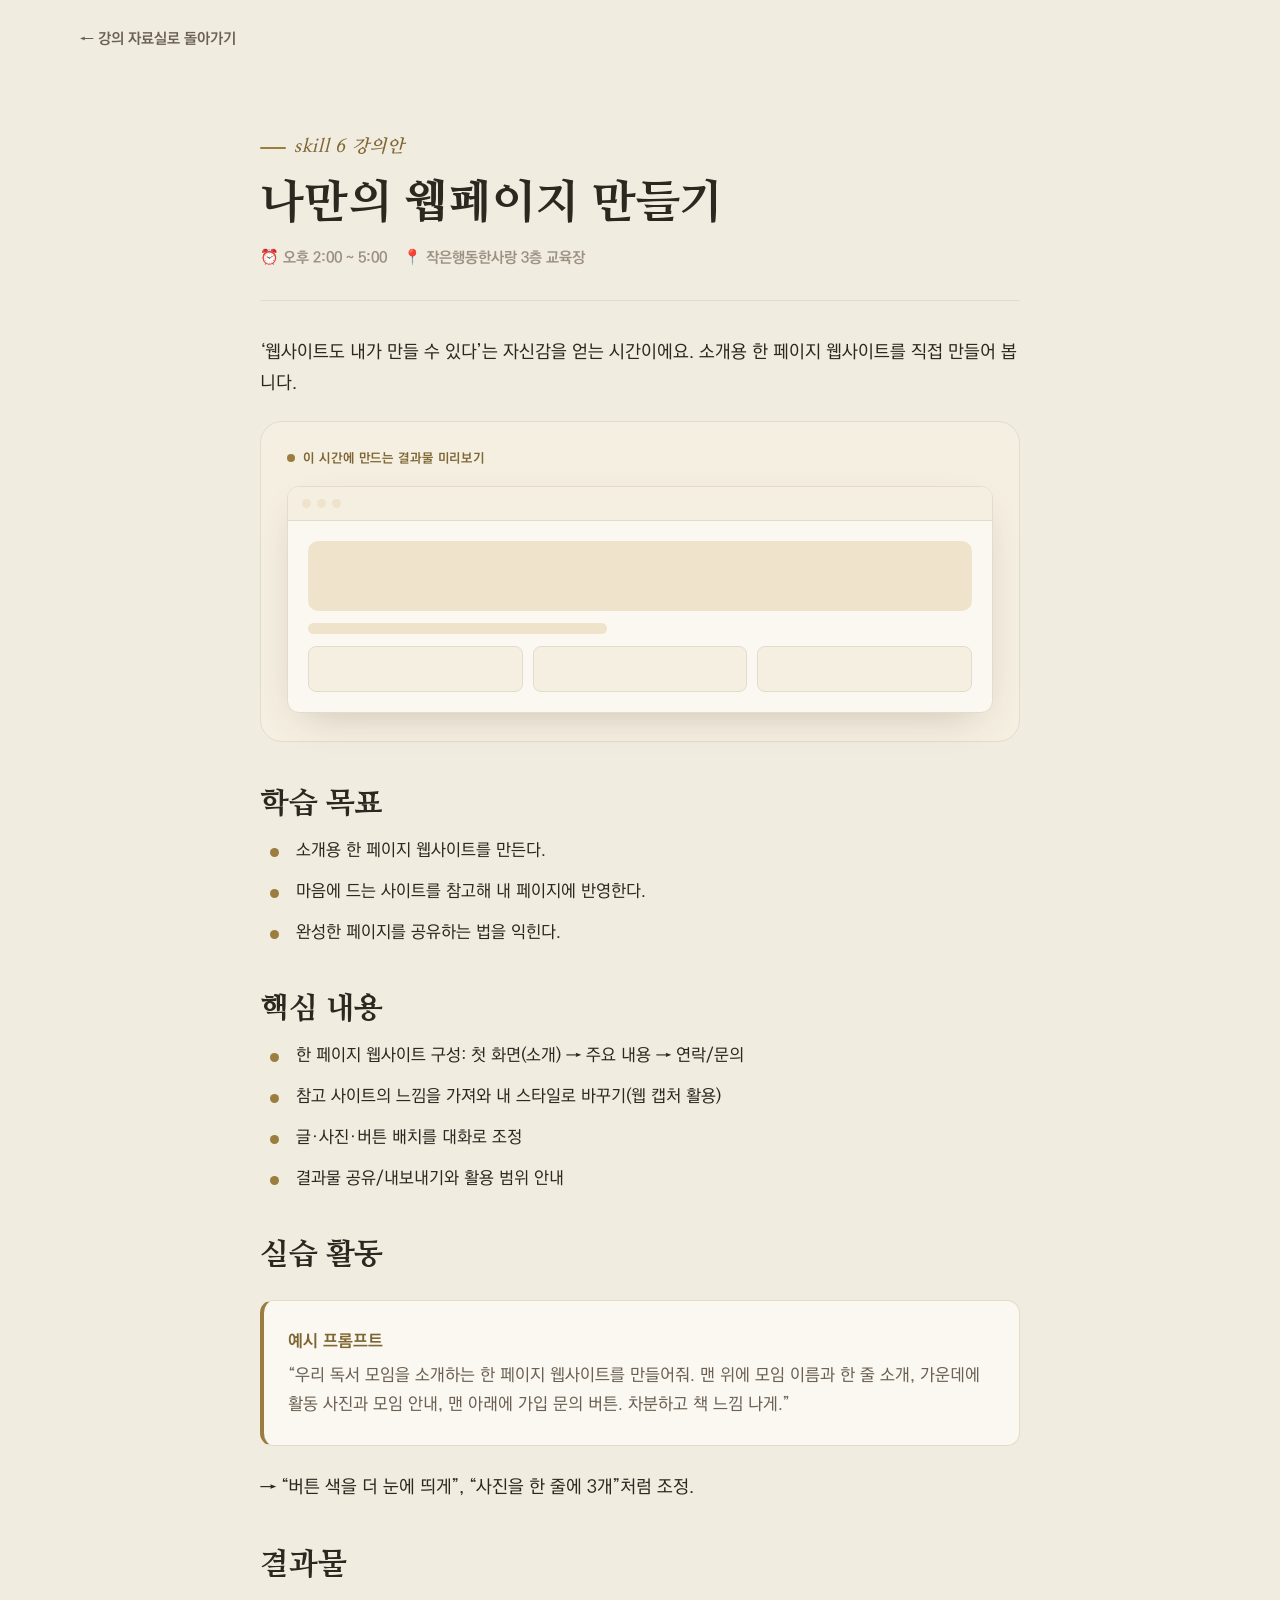
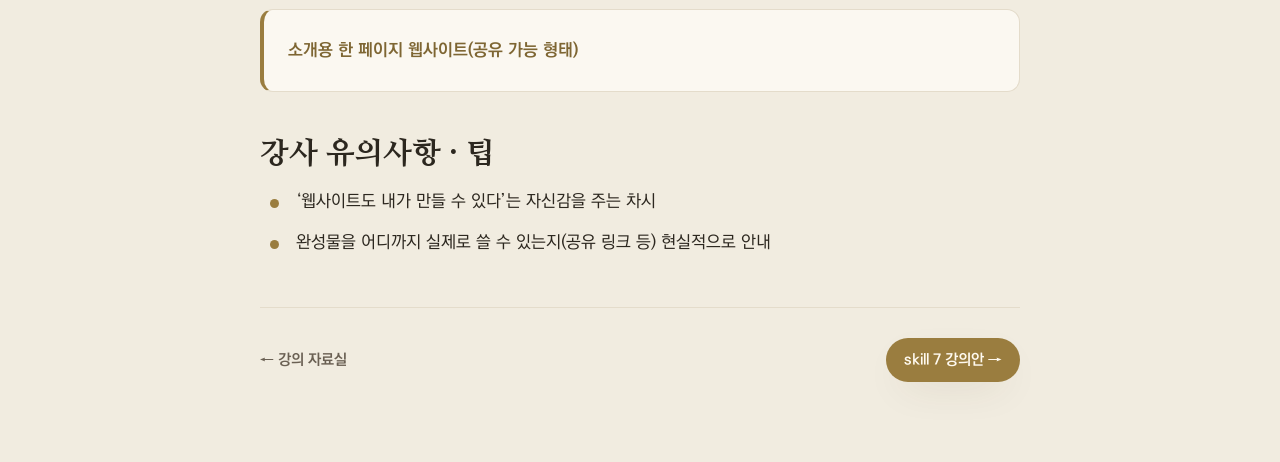
<file: notes/cha-6.html>
<!DOCTYPE html>
<html lang="ko">
<head>
  <meta charset="UTF-8" />
  <meta name="viewport" content="width=device-width, initial-scale=1.0" />
  <title>skill 6 · 나만의 웹페이지 만들기 — 강의안</title>
  <link rel="preconnect" href="https://fonts.googleapis.com" />
  <link rel="preconnect" href="https://fonts.gstatic.com" crossorigin />
  <link href="https://fonts.googleapis.com/css2?family=Nanum+Myeongjo:wght@400;700;800&family=Gaegu:wght@400;700&display=swap" rel="stylesheet" />
  <link rel="stylesheet" href="../styles.css" />
</head>
<body>
  <div class="page" data-direction="a">
    <div class="wrap note-top">
      <a class="note-back" href="../index.html#library">← 강의 자료실로 돌아가기</a>
    </div>
    <article class="note-wrap">
      <header class="note-head">
        <span class="kicker">skill 6 강의안</span>
        <h1>나만의 웹페이지 만들기</h1>
        <div class="note-meta">
          <span>⏰ 오후 2:00 ~ 5:00</span>
          <span>📍 작은행동한사랑 3층 교육장</span>
        </div>
      </header>
      <div class="note-body">
        <p>‘웹사이트도 내가 만들 수 있다’는 자신감을 얻는 시간이에요. 소개용 한 페이지 웹사이트를 직접 만들어 봅니다.</p>

        <div class="mk">
          <div class="mk-cap"><span class="d"></span>이 시간에 만드는 결과물 미리보기</div>
          <div class="mk-browser"><div class="bbar"><i></i><i></i><i></i></div><div class="bbody"><div class="mk-hero"></div><span class="bar" style="width:45%"></span><div class="mk-cols"><span class="c"></span><span class="c"></span><span class="c"></span></div></div></div>
        </div>

        <h2>학습 목표</h2>
        <ul>
          <li>소개용 한 페이지 웹사이트를 만든다.</li>
          <li>마음에 드는 사이트를 참고해 내 페이지에 반영한다.</li>
          <li>완성한 페이지를 공유하는 법을 익힌다.</li>
        </ul>

        <h2>핵심 내용</h2>
        <ul>
          <li>한 페이지 웹사이트 구성: 첫 화면(소개) → 주요 내용 → 연락/문의</li>
          <li>참고 사이트의 느낌을 가져와 내 스타일로 바꾸기(웹 캡처 활용)</li>
          <li>글·사진·버튼 배치를 대화로 조정</li>
          <li>결과물 공유/내보내기와 활용 범위 안내</li>
        </ul>

        <h2>실습 활동</h2>
        <div class="note-callout">
          <p><strong>예시 프롬프트</strong></p>
          <p>“우리 독서 모임을 소개하는 한 페이지 웹사이트를 만들어줘. 맨 위에 모임 이름과 한 줄 소개, 가운데에 활동 사진과 모임 안내, 맨 아래에 가입 문의 버튼. 차분하고 책 느낌 나게.”</p>
        </div>
        <p>→ “버튼 색을 더 눈에 띄게”, “사진을 한 줄에 3개”처럼 조정.</p>

        <h2>결과물</h2>
        <div class="note-callout">
          <p><strong>소개용 한 페이지 웹사이트(공유 가능 형태)</strong></p>
        </div>

        <h2>강사 유의사항 · 팁</h2>
        <ul>
          <li>‘웹사이트도 내가 만들 수 있다’는 자신감을 주는 차시</li>
          <li>완성물을 어디까지 실제로 쓸 수 있는지(공유 링크 등) 현실적으로 안내</li>
        </ul>

        <div class="note-foot">
          <a class="note-back" href="../index.html#library">← 강의 자료실</a>
          <a class="btn btn-primary btn-sm" href="cha-7.html">skill 7 강의안 →</a>
        </div>
      </div>
    </article>
  </div>
</body>
</html>
</file>
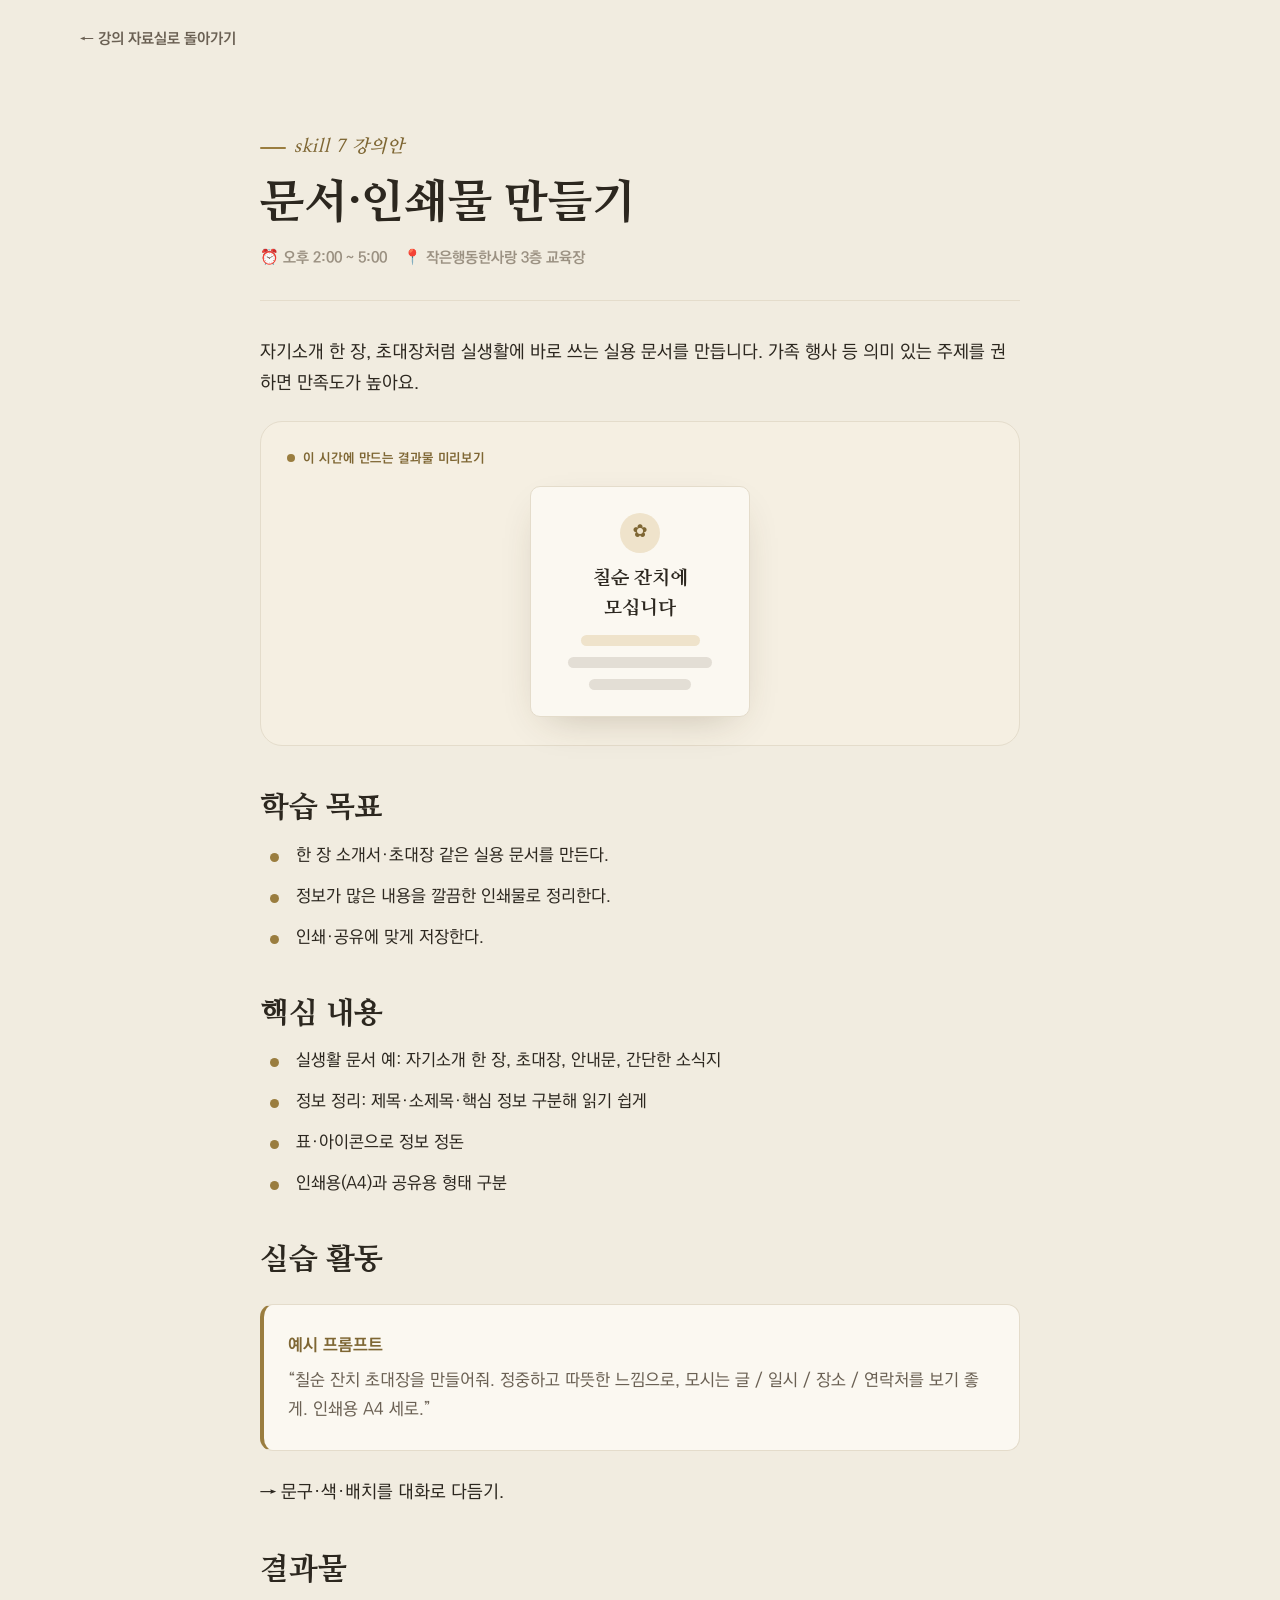
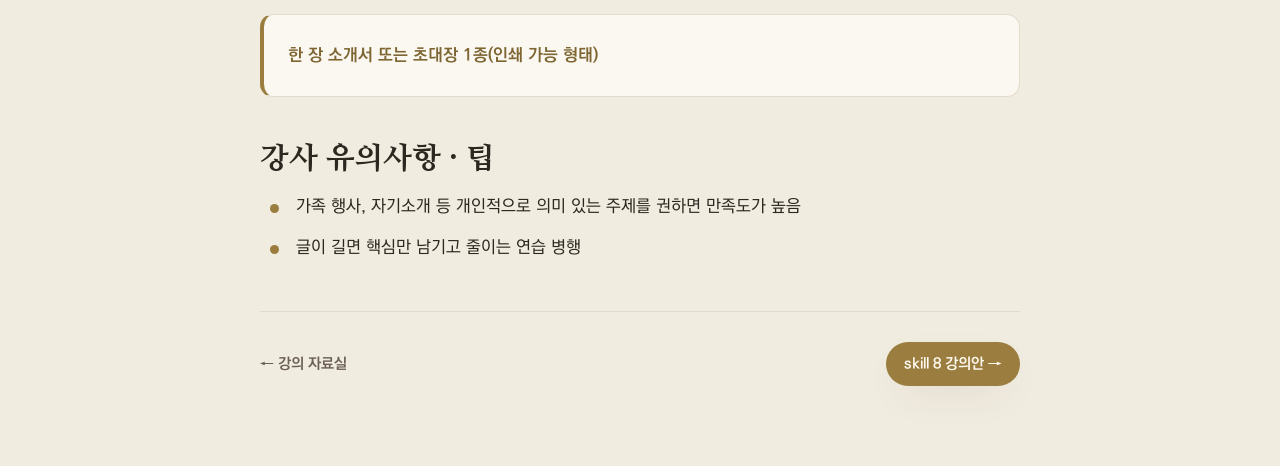
<file: notes/cha-7.html>
<!DOCTYPE html>
<html lang="ko">
<head>
  <meta charset="UTF-8" />
  <meta name="viewport" content="width=device-width, initial-scale=1.0" />
  <title>skill 7 · 문서·인쇄물 만들기 — 강의안</title>
  <link rel="preconnect" href="https://fonts.googleapis.com" />
  <link rel="preconnect" href="https://fonts.gstatic.com" crossorigin />
  <link href="https://fonts.googleapis.com/css2?family=Nanum+Myeongjo:wght@400;700;800&family=Gaegu:wght@400;700&display=swap" rel="stylesheet" />
  <link rel="stylesheet" href="../styles.css" />
</head>
<body>
  <div class="page" data-direction="a">
    <div class="wrap note-top">
      <a class="note-back" href="../index.html#library">← 강의 자료실로 돌아가기</a>
    </div>
    <article class="note-wrap">
      <header class="note-head">
        <span class="kicker">skill 7 강의안</span>
        <h1>문서·인쇄물 만들기</h1>
        <div class="note-meta">
          <span>⏰ 오후 2:00 ~ 5:00</span>
          <span>📍 작은행동한사랑 3층 교육장</span>
        </div>
      </header>
      <div class="note-body">
        <p>자기소개 한 장, 초대장처럼 실생활에 바로 쓰는 실용 문서를 만듭니다. 가족 행사 등 의미 있는 주제를 권하면 만족도가 높아요.</p>

        <div class="mk">
          <div class="mk-cap"><span class="d"></span>이 시간에 만드는 결과물 미리보기</div>
          <div class="mk-doc"><div class="seal">✿</div><div class="dt">칠순 잔치에<br>모십니다</div><span class="bar" style="width:70%"></span><span class="bar soft" style="width:85%"></span><span class="bar soft" style="width:60%"></span></div>
        </div>

        <h2>학습 목표</h2>
        <ul>
          <li>한 장 소개서·초대장 같은 실용 문서를 만든다.</li>
          <li>정보가 많은 내용을 깔끔한 인쇄물로 정리한다.</li>
          <li>인쇄·공유에 맞게 저장한다.</li>
        </ul>

        <h2>핵심 내용</h2>
        <ul>
          <li>실생활 문서 예: 자기소개 한 장, 초대장, 안내문, 간단한 소식지</li>
          <li>정보 정리: 제목·소제목·핵심 정보 구분해 읽기 쉽게</li>
          <li>표·아이콘으로 정보 정돈</li>
          <li>인쇄용(A4)과 공유용 형태 구분</li>
        </ul>

        <h2>실습 활동</h2>
        <div class="note-callout">
          <p><strong>예시 프롬프트</strong></p>
          <p>“칠순 잔치 초대장을 만들어줘. 정중하고 따뜻한 느낌으로, 모시는 글 / 일시 / 장소 / 연락처를 보기 좋게. 인쇄용 A4 세로.”</p>
        </div>
        <p>→ 문구·색·배치를 대화로 다듬기.</p>

        <h2>결과물</h2>
        <div class="note-callout">
          <p><strong>한 장 소개서 또는 초대장 1종(인쇄 가능 형태)</strong></p>
        </div>

        <h2>강사 유의사항 · 팁</h2>
        <ul>
          <li>가족 행사, 자기소개 등 개인적으로 의미 있는 주제를 권하면 만족도가 높음</li>
          <li>글이 길면 핵심만 남기고 줄이는 연습 병행</li>
        </ul>

        <div class="note-foot">
          <a class="note-back" href="../index.html#library">← 강의 자료실</a>
          <a class="btn btn-primary btn-sm" href="cha-8.html">skill 8 강의안 →</a>
        </div>
      </div>
    </article>
  </div>
</body>
</html>
</file>
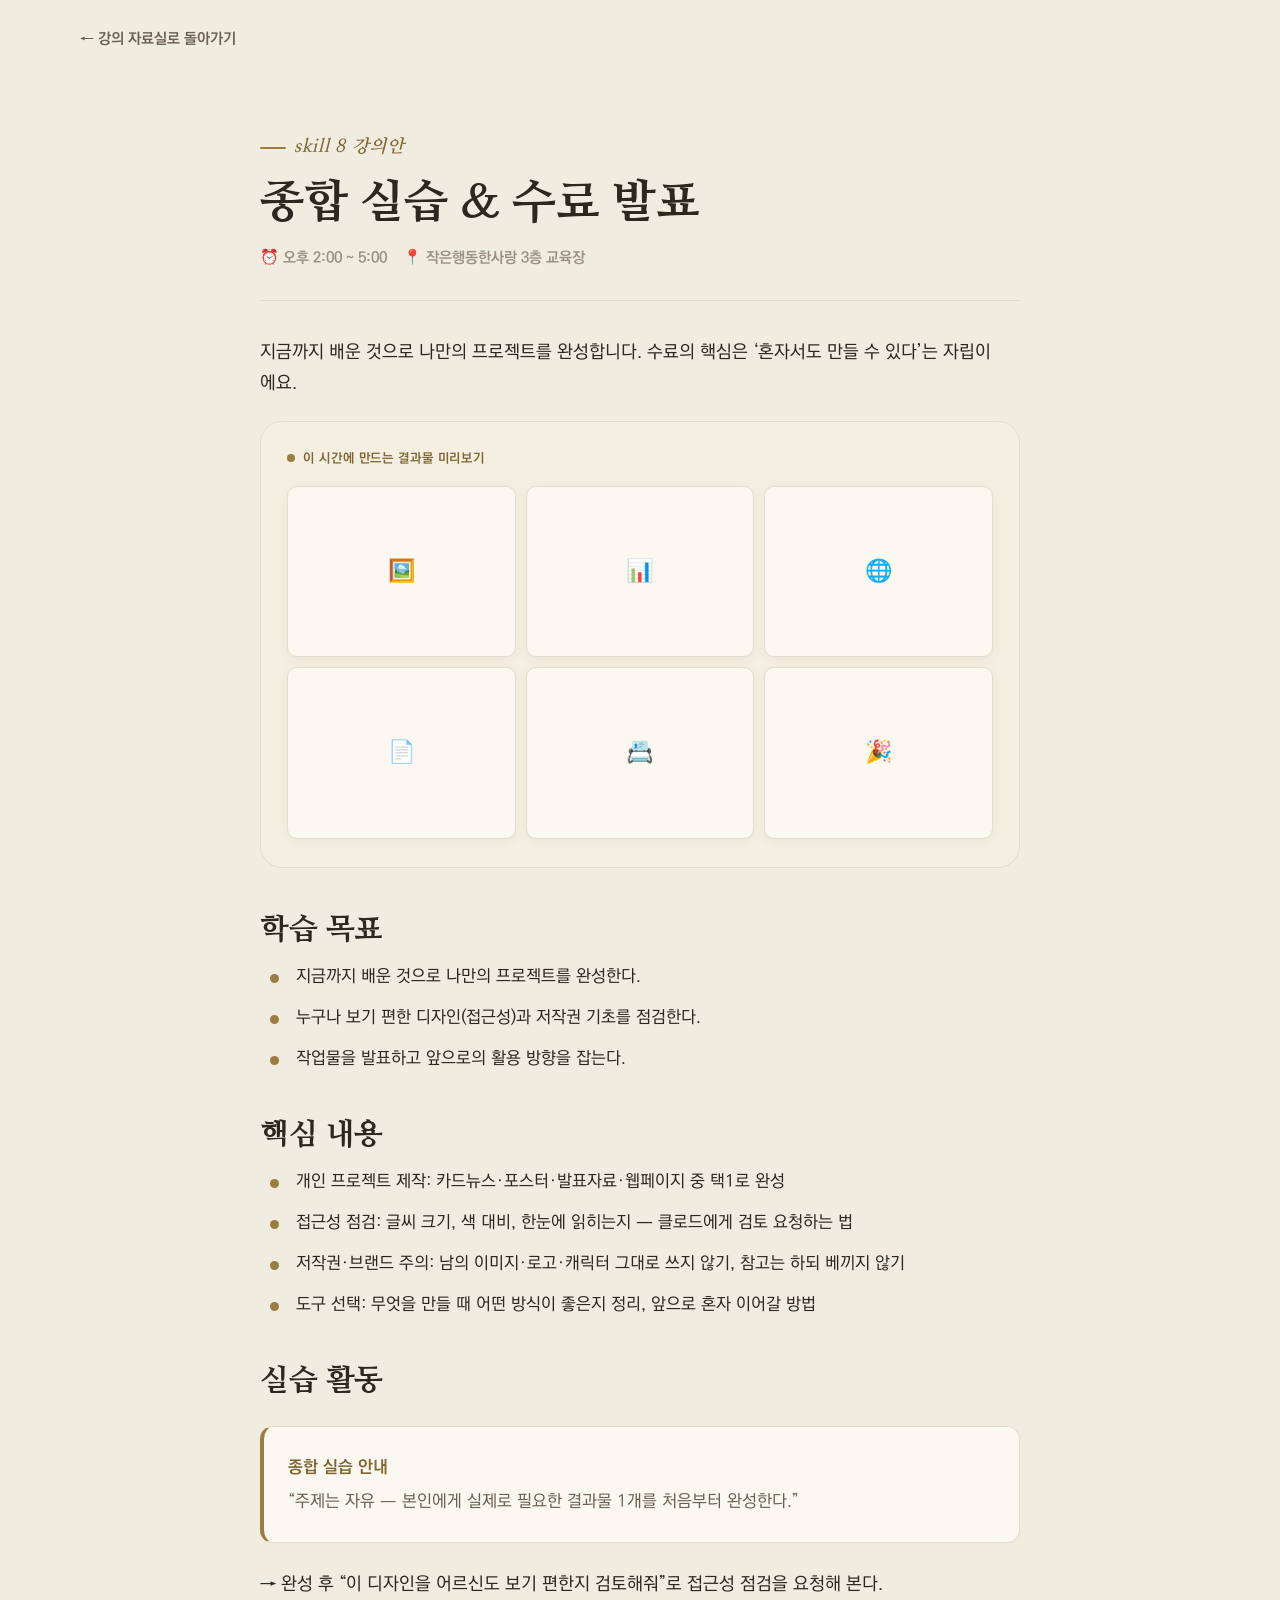
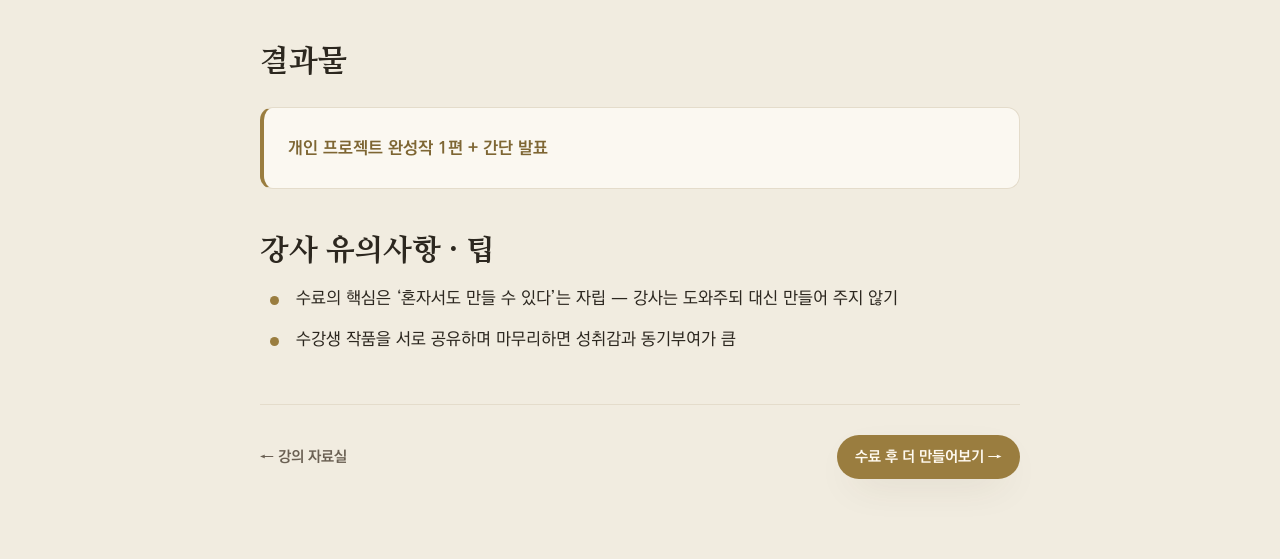
<file: notes/cha-8.html>
<!DOCTYPE html>
<html lang="ko">
<head>
  <meta charset="UTF-8" />
  <meta name="viewport" content="width=device-width, initial-scale=1.0" />
  <title>skill 8 · 종합 실습 &amp; 수료 발표 — 강의안</title>
  <link rel="preconnect" href="https://fonts.googleapis.com" />
  <link rel="preconnect" href="https://fonts.gstatic.com" crossorigin />
  <link href="https://fonts.googleapis.com/css2?family=Nanum+Myeongjo:wght@400;700;800&family=Gaegu:wght@400;700&display=swap" rel="stylesheet" />
  <link rel="stylesheet" href="../styles.css" />
</head>
<body>
  <div class="page" data-direction="a">
    <div class="wrap note-top">
      <a class="note-back" href="../index.html#library">← 강의 자료실로 돌아가기</a>
    </div>
    <article class="note-wrap">
      <header class="note-head">
        <span class="kicker">skill 8 강의안</span>
        <h1>종합 실습 &amp; 수료 발표</h1>
        <div class="note-meta">
          <span>⏰ 오후 2:00 ~ 5:00</span>
          <span>📍 작은행동한사랑 3층 교육장</span>
        </div>
      </header>
      <div class="note-body">
        <p>지금까지 배운 것으로 나만의 프로젝트를 완성합니다. 수료의 핵심은 ‘혼자서도 만들 수 있다’는 자립이에요.</p>

        <div class="mk">
          <div class="mk-cap"><span class="d"></span>이 시간에 만드는 결과물 미리보기</div>
          <div class="mk-board"><div class="mk-tile">🖼️</div><div class="mk-tile">📊</div><div class="mk-tile">🌐</div><div class="mk-tile">📄</div><div class="mk-tile">📇</div><div class="mk-tile">🎉</div></div>
        </div>

        <h2>학습 목표</h2>
        <ul>
          <li>지금까지 배운 것으로 나만의 프로젝트를 완성한다.</li>
          <li>누구나 보기 편한 디자인(접근성)과 저작권 기초를 점검한다.</li>
          <li>작업물을 발표하고 앞으로의 활용 방향을 잡는다.</li>
        </ul>

        <h2>핵심 내용</h2>
        <ul>
          <li>개인 프로젝트 제작: 카드뉴스·포스터·발표자료·웹페이지 중 택1로 완성</li>
          <li>접근성 점검: 글씨 크기, 색 대비, 한눈에 읽히는지 — 클로드에게 검토 요청하는 법</li>
          <li>저작권·브랜드 주의: 남의 이미지·로고·캐릭터 그대로 쓰지 않기, 참고는 하되 베끼지 않기</li>
          <li>도구 선택: 무엇을 만들 때 어떤 방식이 좋은지 정리, 앞으로 혼자 이어갈 방법</li>
        </ul>

        <h2>실습 활동</h2>
        <div class="note-callout">
          <p><strong>종합 실습 안내</strong></p>
          <p>“주제는 자유 — 본인에게 실제로 필요한 결과물 1개를 처음부터 완성한다.”</p>
        </div>
        <p>→ 완성 후 “이 디자인을 어르신도 보기 편한지 검토해줘”로 접근성 점검을 요청해 본다.</p>

        <h2>결과물</h2>
        <div class="note-callout">
          <p><strong>개인 프로젝트 완성작 1편 + 간단 발표</strong></p>
        </div>

        <h2>강사 유의사항 · 팁</h2>
        <ul>
          <li>수료의 핵심은 ‘혼자서도 만들 수 있다’는 자립 — 강사는 도와주되 대신 만들어 주지 않기</li>
          <li>수강생 작품을 서로 공유하며 마무리하면 성취감과 동기부여가 큼</li>
        </ul>

        <div class="note-foot">
          <a class="note-back" href="../index.html#library">← 강의 자료실</a>
          <a class="btn btn-primary btn-sm" href="../index.html#apply">수료 후 더 만들어보기 →</a>
        </div>
      </div>
    </article>
  </div>
</body>
</html>
</file>
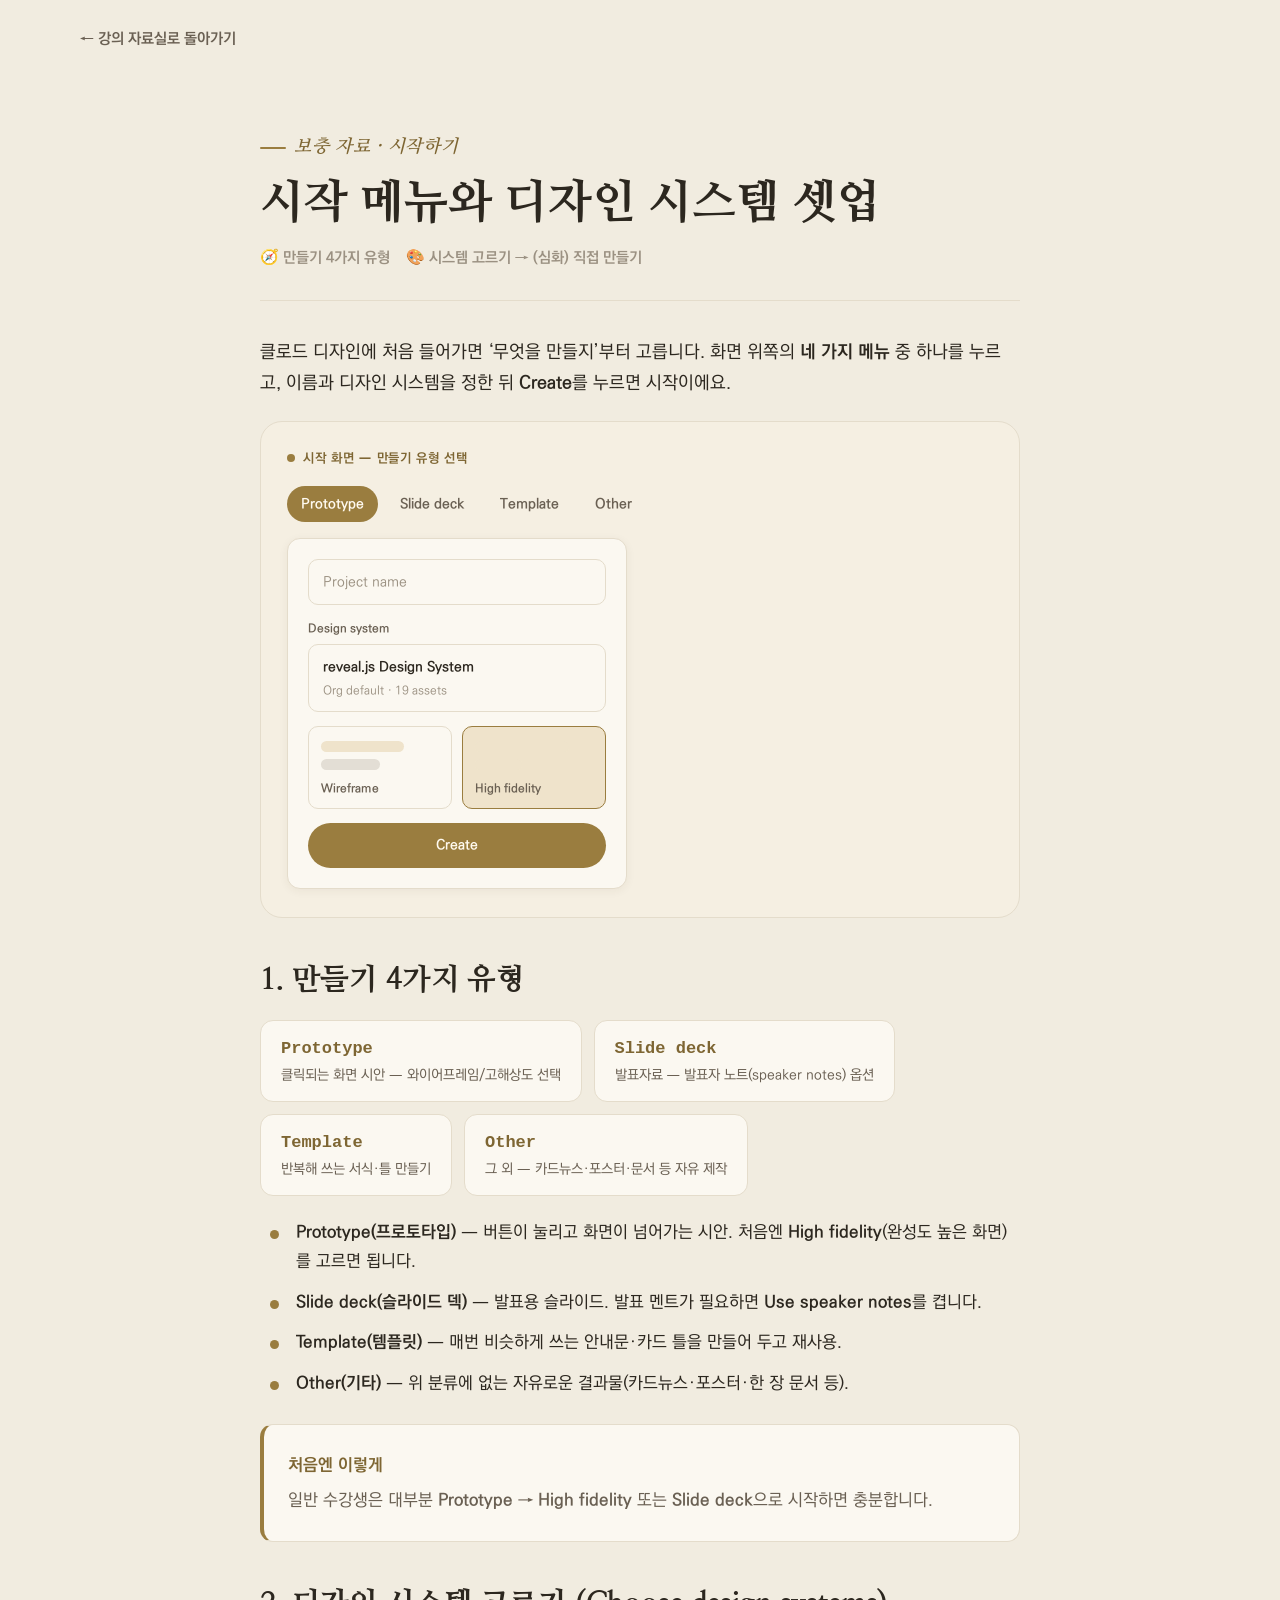
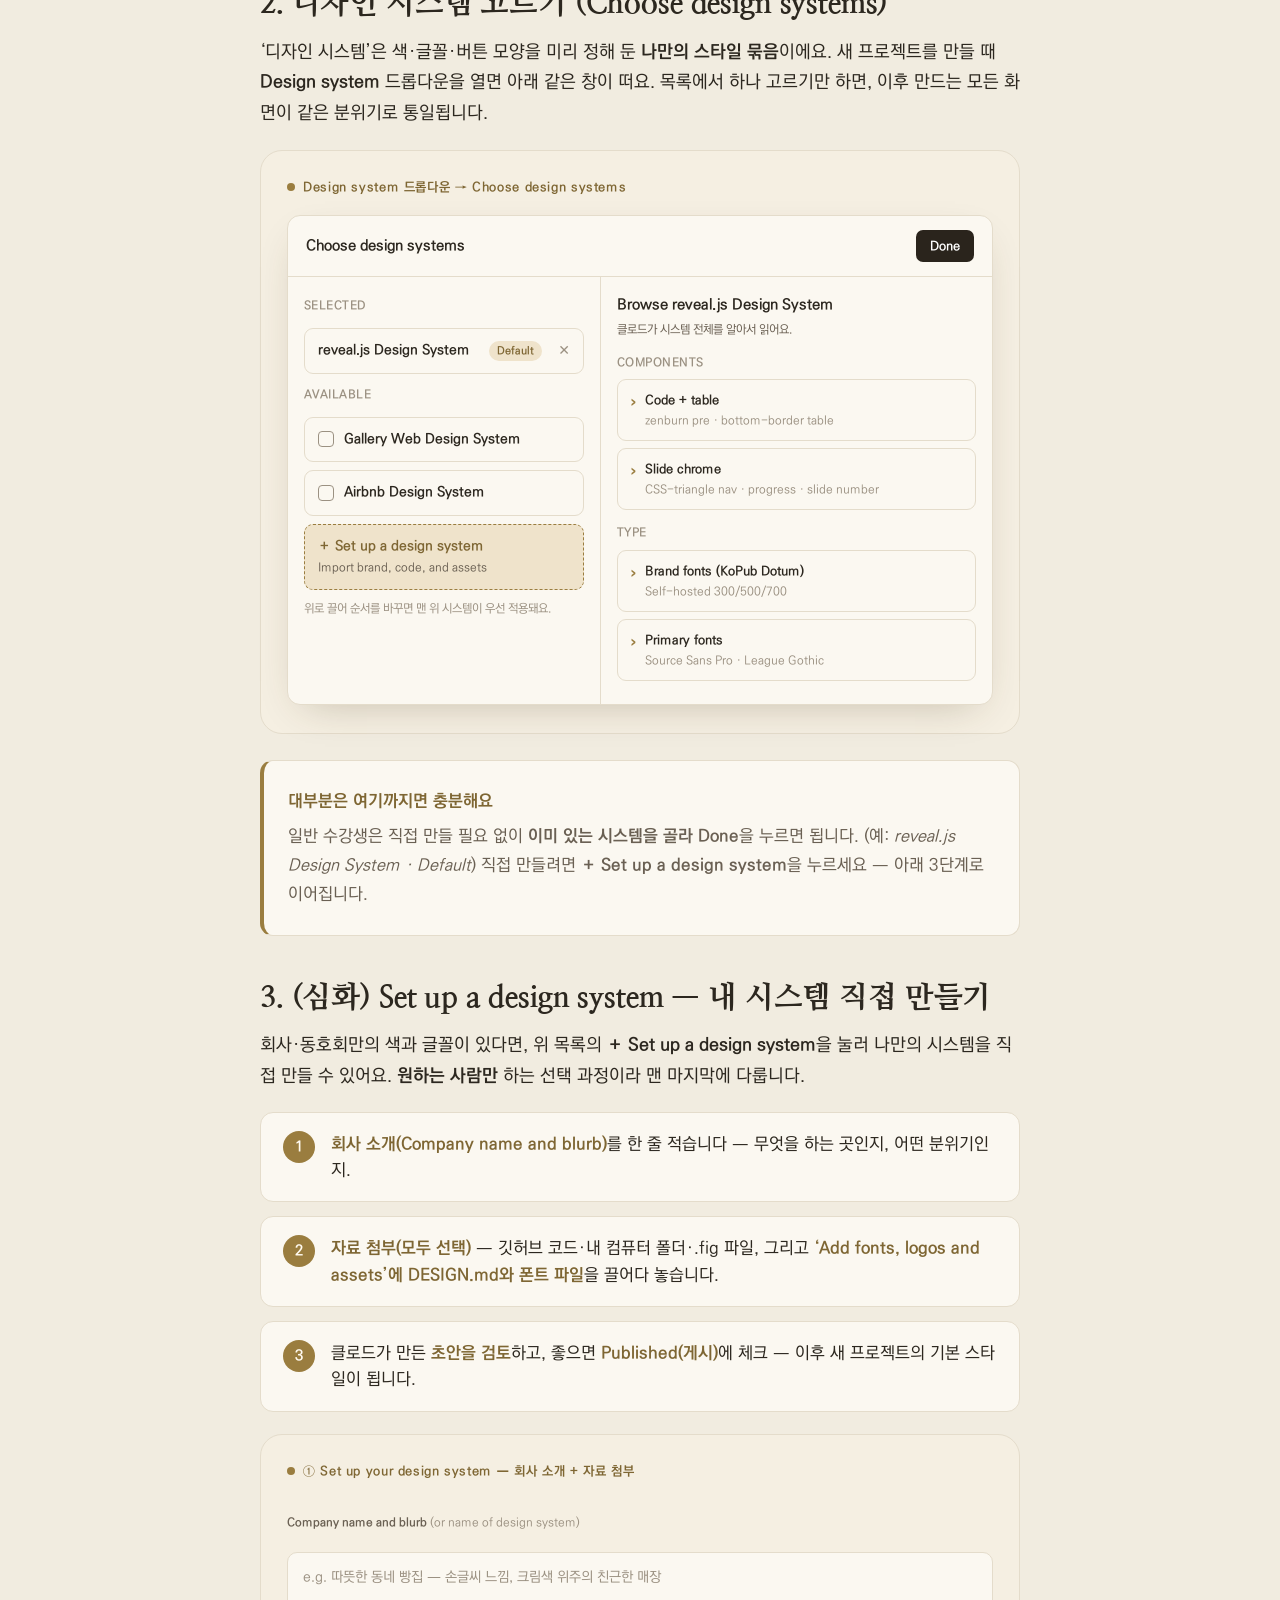
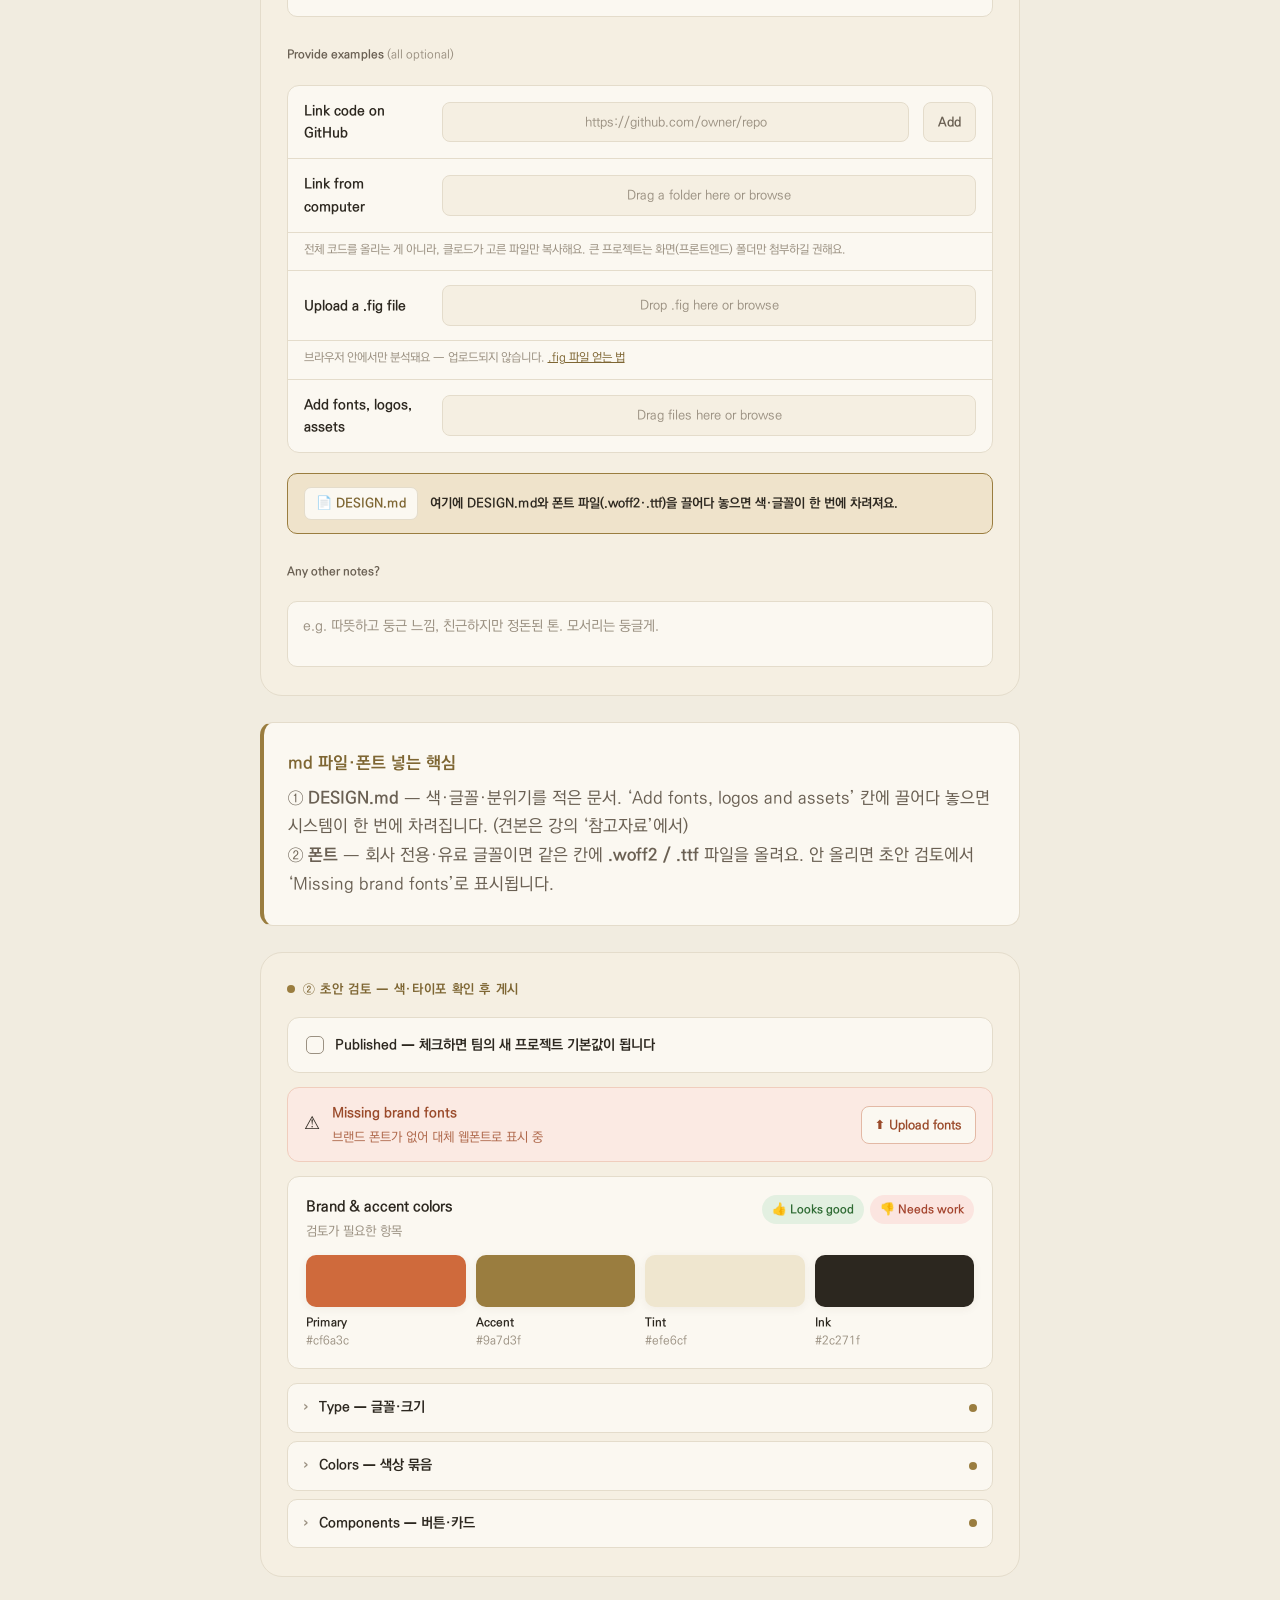
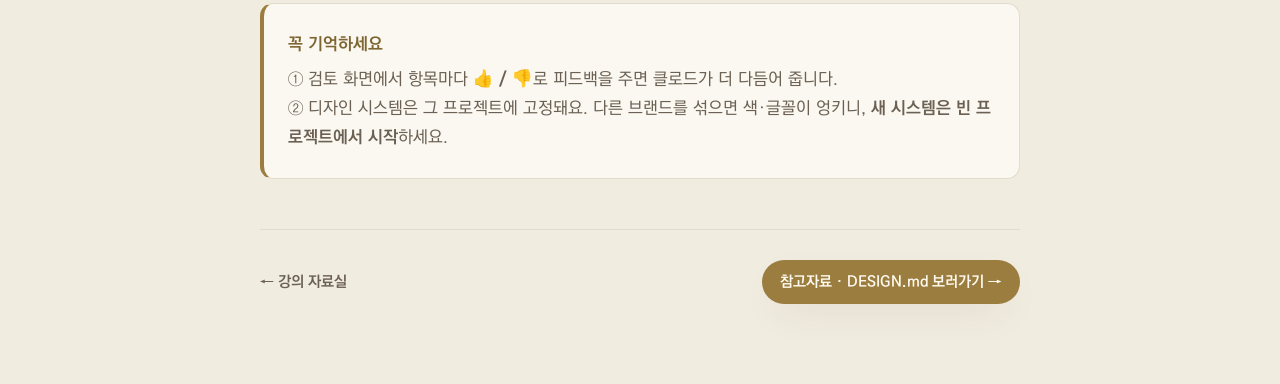
<file: notes/cha-menu.html>
<!DOCTYPE html>
<html lang="ko">
<head>
  <meta charset="UTF-8" />
  <meta name="viewport" content="width=device-width, initial-scale=1.0" />
  <title>보충 자료 · 시작 메뉴와 디자인 시스템 셋업 — 강의안</title>
  <link rel="preconnect" href="https://fonts.googleapis.com" />
  <link rel="preconnect" href="https://fonts.gstatic.com" crossorigin />
  <link href="https://fonts.googleapis.com/css2?family=Nanum+Myeongjo:wght@400;700;800&family=Gaegu:wght@400;700&display=swap" rel="stylesheet" />
  <link rel="stylesheet" href="../styles.css" />
</head>
<body>
  <div class="page" data-direction="a">
    <div class="wrap note-top">
      <a class="note-back" href="../index.html#library">← 강의 자료실로 돌아가기</a>
    </div>

    <article class="note-wrap">
      <header class="note-head">
        <span class="kicker">보충 자료 · 시작하기</span>
        <h1>시작 메뉴와 디자인 시스템 셋업</h1>
        <div class="note-meta">
          <span>🧭 만들기 4가지 유형</span>
          <span>🎨 시스템 고르기 → (심화) 직접 만들기</span>
        </div>
      </header>

      <div class="note-body">
        <p>클로드 디자인에 처음 들어가면 ‘무엇을 만들지’부터 고릅니다. 화면 위쪽의 <b>네 가지 메뉴</b> 중 하나를 누르고, 이름과 디자인 시스템을 정한 뒤 <b>Create</b>를 누르면 시작이에요.</p>

        <div class="mk">
          <div class="mk-cap"><span class="d"></span>시작 화면 — 만들기 유형 선택</div>
          <div class="mk-menu">
            <span class="mk-tab on">Prototype</span>
            <span class="mk-tab">Slide deck</span>
            <span class="mk-tab">Template</span>
            <span class="mk-tab">Other</span>
          </div>
          <div class="mk-panel">
            <div class="mk-field">Project name</div>
            <div class="mk-lab">Design system</div>
            <div class="mk-field sel">reveal.js Design System <span class="mk-sub">Org default · 19 assets</span></div>
            <div class="mk-choices">
              <div class="mk-choice"><span class="bar" style="width:70%"></span><span class="bar soft" style="width:50%"></span><small>Wireframe</small></div>
              <div class="mk-choice on"><span class="bar" style="width:80%"></span><span class="bar" style="width:40%"></span><small>High fidelity</small></div>
            </div>
            <div class="mk-create">Create</div>
          </div>
        </div>

        <h2>1. 만들기 4가지 유형</h2>
        <div class="note-fmt">
          <div class="fmt"><span class="ft">Prototype</span><span class="fd">클릭되는 화면 시안 — 와이어프레임/고해상도 선택</span></div>
          <div class="fmt"><span class="ft">Slide deck</span><span class="fd">발표자료 — 발표자 노트(speaker notes) 옵션</span></div>
          <div class="fmt"><span class="ft">Template</span><span class="fd">반복해 쓰는 서식·틀 만들기</span></div>
          <div class="fmt"><span class="ft">Other</span><span class="fd">그 외 — 카드뉴스·포스터·문서 등 자유 제작</span></div>
        </div>
        <ul>
          <li><b>Prototype(프로토타입)</b> — 버튼이 눌리고 화면이 넘어가는 시안. 처음엔 <b>High fidelity</b>(완성도 높은 화면)를 고르면 됩니다.</li>
          <li><b>Slide deck(슬라이드 덱)</b> — 발표용 슬라이드. 발표 멘트가 필요하면 <b>Use speaker notes</b>를 켭니다.</li>
          <li><b>Template(템플릿)</b> — 매번 비슷하게 쓰는 안내문·카드 틀을 만들어 두고 재사용.</li>
          <li><b>Other(기타)</b> — 위 분류에 없는 자유로운 결과물(카드뉴스·포스터·한 장 문서 등).</li>
        </ul>
        <div class="note-callout">
          <p><strong>처음엔 이렇게</strong></p>
          <p>일반 수강생은 대부분 <b>Prototype → High fidelity</b> 또는 <b>Slide deck</b>으로 시작하면 충분합니다.</p>
        </div>

        <h2>2. 디자인 시스템 고르기 (Choose design systems)</h2>
        <p>‘디자인 시스템’은 색·글꼴·버튼 모양을 미리 정해 둔 <b>나만의 스타일 묶음</b>이에요. 새 프로젝트를 만들 때 <b>Design system</b> 드롭다운을 열면 아래 같은 창이 떠요. 목록에서 하나 고르기만 하면, 이후 만드는 모든 화면이 같은 분위기로 통일됩니다.</p>

        <div class="mk">
          <div class="mk-cap"><span class="d"></span>Design system 드롭다운 → Choose design systems</div>
          <div class="mk-dsmodal">
            <div class="mk-dshead"><span class="dt">Choose design systems</span><span class="done">Done</span></div>
            <div class="mk-dsbody">
              <div class="mk-dsleft">
                <div class="mk-dslab">Selected</div>
                <div class="mk-dsrow">reveal.js Design System <span class="badge-def">Default</span><span class="x">✕</span></div>
                <div class="mk-dslab">Available</div>
                <div class="mk-dsrow"><span class="cbx"></span>Gallery Web Design System</div>
                <div class="mk-dsrow"><span class="cbx"></span>Airbnb Design System</div>
                <div class="mk-dsrow setup"><span class="st">＋ Set up a design system</span><span class="ss">Import brand, code, and assets</span></div>
                <div class="mk-dsnote">위로 끌어 순서를 바꾸면 맨 위 시스템이 우선 적용돼요.</div>
              </div>
              <div class="mk-dsright">
                <div class="mk-dstitle">Browse reveal.js Design System</div>
                <div class="mk-dssub">클로드가 시스템 전체를 알아서 읽어요.</div>
                <div class="mk-dsgrp">COMPONENTS</div>
                <div class="mk-dsitem"><span class="chev">›</span><div><div class="it">Code + table</div><div class="iv">zenburn pre · bottom-border table</div></div></div>
                <div class="mk-dsitem"><span class="chev">›</span><div><div class="it">Slide chrome</div><div class="iv">CSS-triangle nav · progress · slide number</div></div></div>
                <div class="mk-dsgrp">TYPE</div>
                <div class="mk-dsitem"><span class="chev">›</span><div><div class="it">Brand fonts (KoPub Dotum)</div><div class="iv">Self-hosted 300/500/700</div></div></div>
                <div class="mk-dsitem"><span class="chev">›</span><div><div class="it">Primary fonts</div><div class="iv">Source Sans Pro · League Gothic</div></div></div>
              </div>
            </div>
          </div>
        </div>

        <div class="note-callout">
          <p><strong>대부분은 여기까지면 충분해요</strong></p>
          <p>일반 수강생은 직접 만들 필요 없이 <b>이미 있는 시스템을 골라</b> <b>Done</b>을 누르면 됩니다. (예: <i>reveal.js Design System · Default</i>) 직접 만들려면 <b>＋ Set up a design system</b>을 누르세요 — 아래 3단계로 이어집니다.</p>
        </div>

        <h2>3. (심화) Set up a design system — 내 시스템 직접 만들기</h2>
        <p>회사·동호회만의 색과 글꼴이 있다면, 위 목록의 <b>＋ Set up a design system</b>을 눌러 나만의 시스템을 직접 만들 수 있어요. <b>원하는 사람만</b> 하는 선택 과정이라 맨 마지막에 다룹니다.</p>

        <div class="note-steps-num">
          <div class="note-step"><span class="ns">1</span><span class="nst"><b>회사 소개(Company name and blurb)</b>를 한 줄 적습니다 — 무엇을 하는 곳인지, 어떤 분위기인지.</span></div>
          <div class="note-step"><span class="ns">2</span><span class="nst"><b>자료 첨부(모두 선택)</b> — 깃허브 코드·내 컴퓨터 폴더·.fig 파일, 그리고 <b>‘Add fonts, logos and assets’에 DESIGN.md와 폰트 파일</b>을 끌어다 놓습니다.</span></div>
          <div class="note-step"><span class="ns">3</span><span class="nst">클로드가 만든 <b>초안을 검토</b>하고, 좋으면 <b>Published(게시)</b>에 체크 — 이후 새 프로젝트의 기본 스타일이 됩니다.</span></div>
        </div>

        <div class="mk">
          <div class="mk-cap"><span class="d"></span>① Set up your design system — 회사 소개 + 자료 첨부</div>
          <div class="mk-setup">
            <div class="mk-lab">Company name and blurb <span style="font-weight:500;color:var(--ink-faint)">(or name of design system)</span></div>
            <div class="mk-input tall">e.g. 따뜻한 동네 빵집 — 손글씨 느낌, 크림색 위주의 친근한 매장</div>
            <div class="mk-lab">Provide examples <span style="font-weight:500;color:var(--ink-faint)">(all optional)</span></div>
            <div class="mk-attach">
              <div class="ar"><span class="al">Link code on GitHub</span><span class="af">https://github.com/owner/repo</span><span class="ab">Add</span></div>
              <div class="ar"><span class="al">Link from computer</span><span class="af">Drag a folder here or browse</span></div>
              <div class="ahint">전체 코드를 올리는 게 아니라, 클로드가 고른 파일만 복사해요. 큰 프로젝트는 화면(프론트엔드) 폴더만 첨부하길 권해요.</div>
              <div class="ar"><span class="al">Upload a .fig file</span><span class="af">Drop .fig here or browse</span></div>
              <div class="ahint">브라우저 안에서만 분석돼요 — 업로드되지 않습니다. <a href="#">.fig 파일 얻는 법</a></div>
              <div class="ar"><span class="al">Add fonts, logos, assets</span><span class="af">Drag files here or browse</span></div>
            </div>
            <div class="mk-md-row"><span class="mdf">📄 DESIGN.md</span><span class="mdt">여기에 <b>DESIGN.md</b>와 <b>폰트 파일(.woff2·.ttf)</b>을 끌어다 놓으면 색·글꼴이 한 번에 차려져요.</span></div>
            <div class="mk-lab" style="margin-top:14px">Any other notes?</div>
            <div class="mk-input tall">e.g. 따뜻하고 둥근 느낌, 친근하지만 정돈된 톤. 모서리는 둥글게.</div>
          </div>
        </div>

        <div class="note-callout">
          <p><strong>md 파일·폰트 넣는 핵심</strong></p>
          <p>① <b>DESIGN.md</b> — 색·글꼴·분위기를 적은 문서. ‘Add fonts, logos and assets’ 칸에 끌어다 놓으면 시스템이 한 번에 차려집니다. (견본은 강의 ‘참고자료’에서)<br>
          ② <b>폰트</b> — 회사 전용·유료 글꼴이면 같은 칸에 <b>.woff2 / .ttf</b> 파일을 올려요. 안 올리면 초안 검토에서 ‘Missing brand fonts’로 표시됩니다.</p>
        </div>

        <div class="mk">
          <div class="mk-cap"><span class="d"></span>② 초안 검토 — 색·타이포 확인 후 게시</div>
          <div class="mk-review">
            <div class="mk-pub"><span class="box"></span><span class="pt">Published — 체크하면 팀의 새 프로젝트 기본값이 됩니다</span></div>
            <div class="mk-warn">
              <span class="wi">⚠️</span>
              <span class="wt">Missing brand fonts<small>브랜드 폰트가 없어 대체 웹폰트로 표시 중</small></span>
              <span class="wb">⬆ Upload fonts</span>
            </div>
            <div class="mk-rev-card">
              <div class="rh">
                <div class="rht">Brand &amp; accent colors<small>검토가 필요한 항목</small></div>
                <div class="judge"><span class="jg good">👍 Looks good</span><span class="jg bad">👎 Needs work</span></div>
              </div>
              <div class="mk-rev-sw">
                <div class="sw"><div class="chip" style="background:#cf6a3c"></div><div class="nm">Primary</div><div class="hx">#cf6a3c</div></div>
                <div class="sw"><div class="chip" style="background:#9a7d3f"></div><div class="nm">Accent</div><div class="hx">#9a7d3f</div></div>
                <div class="sw"><div class="chip" style="background:#efe6cf"></div><div class="nm">Tint</div><div class="hx">#efe6cf</div></div>
                <div class="sw"><div class="chip" style="background:#2c271f"></div><div class="nm">Ink</div><div class="hx">#2c271f</div></div>
              </div>
            </div>
            <div class="mk-rev-rows">
              <div class="mk-rev-row"><span class="chev">›</span>Type — 글꼴·크기<span class="dot"></span></div>
              <div class="mk-rev-row"><span class="chev">›</span>Colors — 색상 묶음<span class="dot"></span></div>
              <div class="mk-rev-row"><span class="chev">›</span>Components — 버튼·카드<span class="dot"></span></div>
            </div>
          </div>
        </div>

        <div class="note-callout">
          <p><strong>꼭 기억하세요</strong></p>
          <p>① 검토 화면에서 항목마다 <b>👍 / 👎</b>로 피드백을 주면 클로드가 더 다듬어 줍니다.<br>
          ② 디자인 시스템은 그 프로젝트에 고정돼요. 다른 브랜드를 섞으면 색·글꼴이 엉키니, <b>새 시스템은 빈 프로젝트에서 시작</b>하세요.</p>
        </div>
        <div class="note-foot">
          <a class="note-back" href="../index.html#library">← 강의 자료실</a>
          <a class="btn btn-primary btn-sm" href="../index.html#resources">참고자료 · DESIGN.md 보러가기 →</a>
        </div>
      </div>
    </article>
  </div>
</body>
</html>
</file>
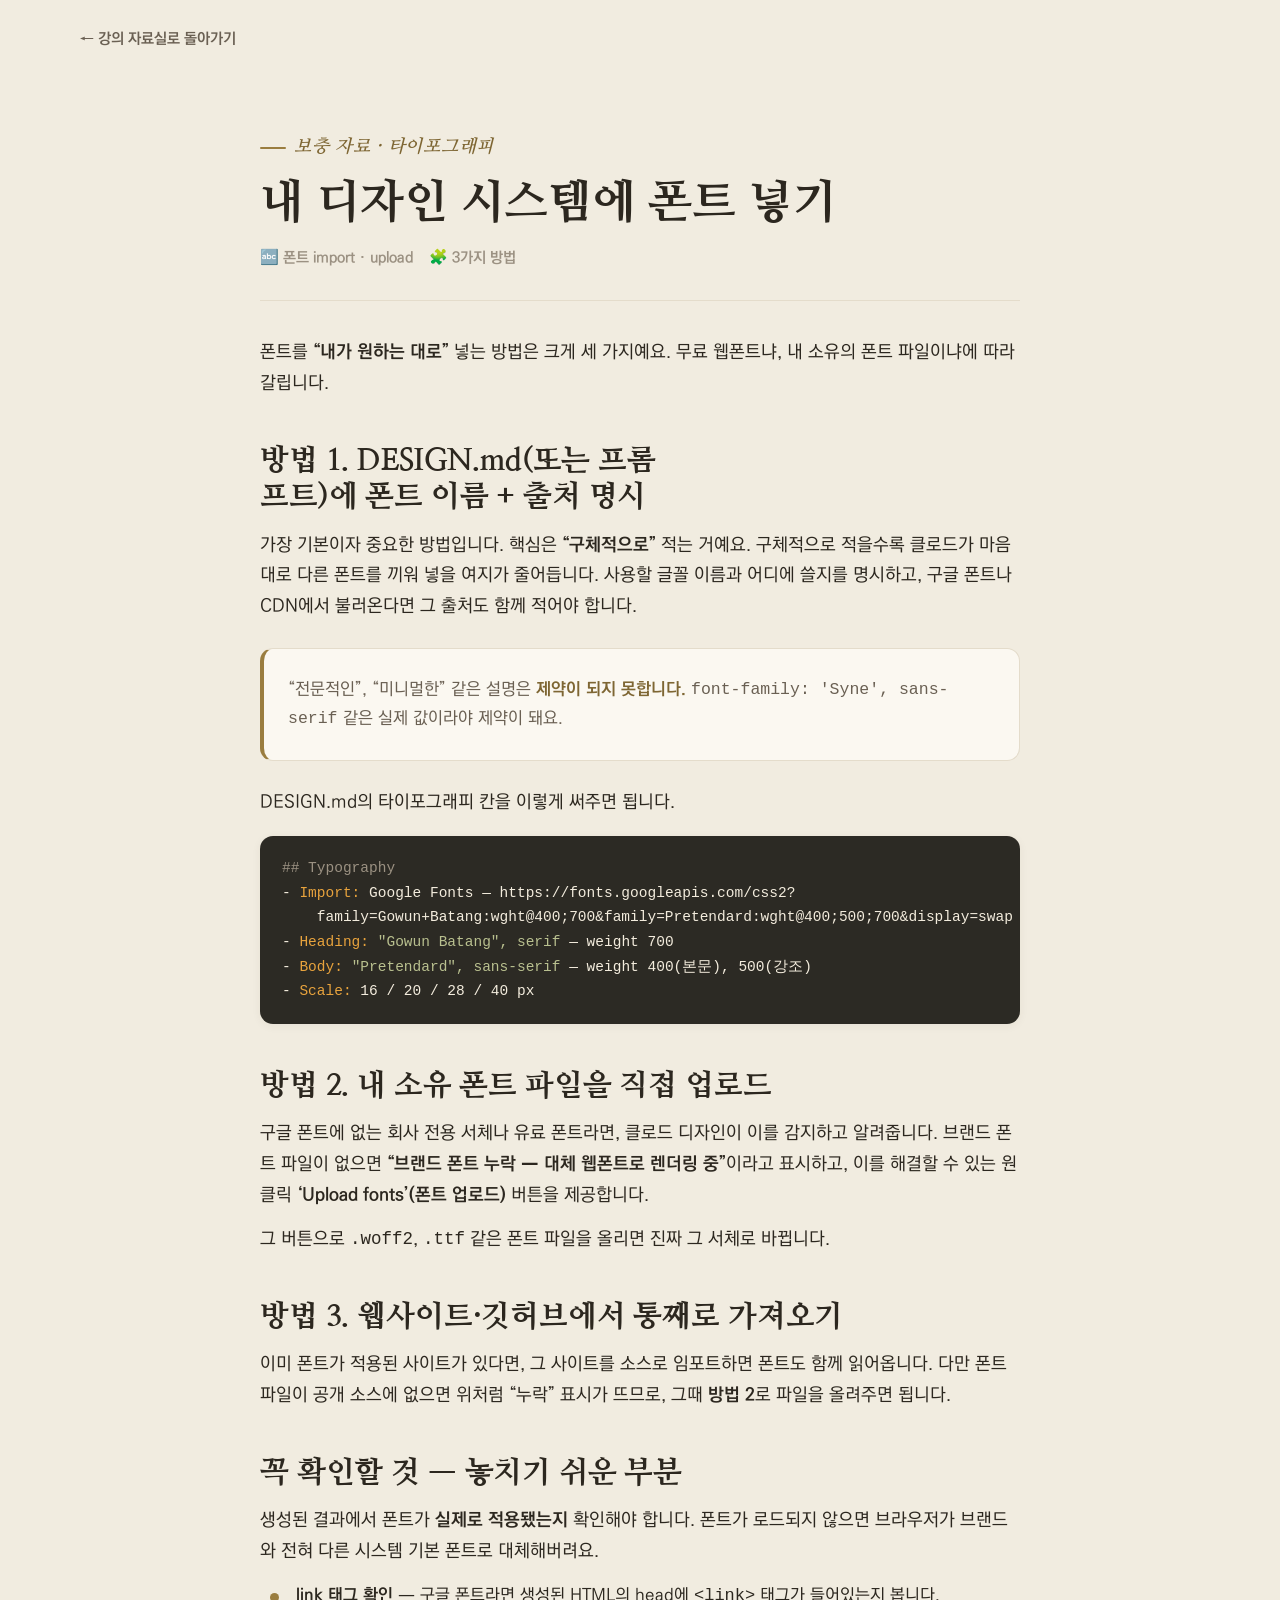
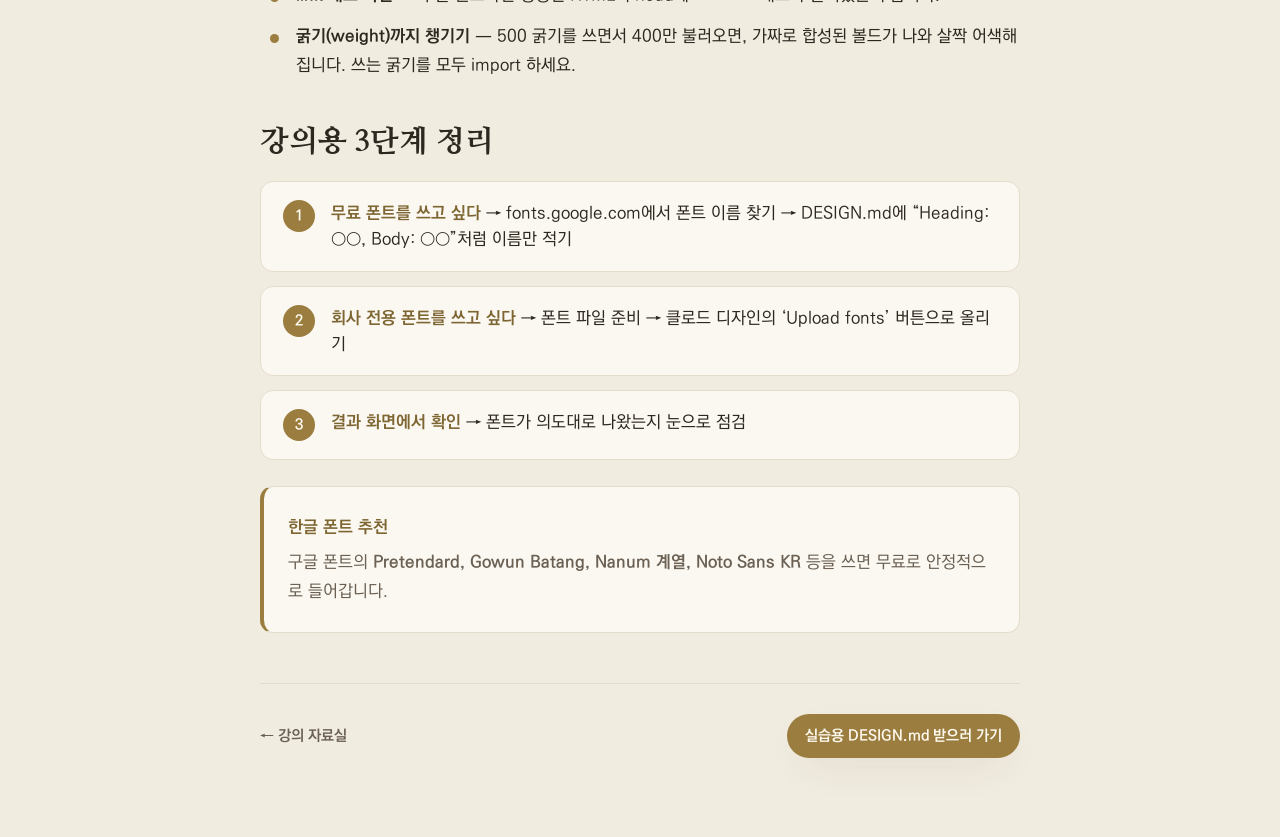
<file: notes/lecture-fonts.html>
<!DOCTYPE html>
<html lang="ko">
<head>
  <meta charset="UTF-8" />
  <meta name="viewport" content="width=device-width, initial-scale=1.0" />
  <title>보충 자료 · 내 디자인 시스템에 폰트 넣기 — 강의안</title>
  <link rel="preconnect" href="https://fonts.googleapis.com" />
  <link rel="preconnect" href="https://fonts.gstatic.com" crossorigin />
  <link href="https://fonts.googleapis.com/css2?family=Nanum+Myeongjo:wght@400;700;800&family=Gaegu:wght@400;700&display=swap" rel="stylesheet" />
  <link rel="stylesheet" href="../styles.css" />
</head>
<body>
  <div class="page" data-direction="a">
    <div class="wrap note-top">
      <a class="note-back" href="../index.html#library">← 강의 자료실로 돌아가기</a>
    </div>

    <article class="note-wrap">
      <header class="note-head">
        <span class="kicker">보충 자료 · 타이포그래피</span>
        <h1>내 디자인 시스템에 폰트 넣기</h1>
        <div class="note-meta">
          <span>🔤 폰트 import · upload</span>
          <span>🧩 3가지 방법</span>
        </div>
      </header>

      <div class="note-body">
        <p>폰트를 <b>“내가 원하는 대로”</b> 넣는 방법은 크게 세 가지예요. 무료 웹폰트냐, 내 소유의 폰트 파일이냐에 따라 갈립니다.</p>

        <h2>방법 1. DESIGN.md(또는 프롬프트)에 폰트 이름 + 출처 명시</h2>
        <p>가장 기본이자 중요한 방법입니다. 핵심은 <b>“구체적으로”</b> 적는 거예요. 구체적으로 적을수록 클로드가 마음대로 다른 폰트를 끼워 넣을 여지가 줄어듭니다. 사용할 글꼴 이름과 어디에 쓸지를 명시하고, 구글 폰트나 CDN에서 불러온다면 그 출처도 함께 적어야 합니다.</p>
        <div class="note-callout">
          <p>“전문적인”, “미니멀한” 같은 설명은 <strong>제약이 되지 못합니다.</strong> <code>font-family: 'Syne', sans-serif</code> 같은 실제 값이라야 제약이 돼요.</p>
        </div>
        <p>DESIGN.md의 타이포그래피 칸을 이렇게 써주면 됩니다.</p>
        <pre class="note-code"><span class="cc">## Typography</span>
- <span class="ck">Import:</span> Google Fonts — https://fonts.googleapis.com/css2?
    family=Gowun+Batang:wght@400;700&family=Pretendard:wght@400;500;700&display=swap
- <span class="ck">Heading:</span> <span class="cv">"Gowun Batang", serif</span> — weight 700
- <span class="ck">Body:</span> <span class="cv">"Pretendard", sans-serif</span> — weight 400(본문), 500(강조)
- <span class="ck">Scale:</span> 16 / 20 / 28 / 40 px</pre>

        <h2>방법 2. 내 소유 폰트 파일을 직접 업로드</h2>
        <p>구글 폰트에 없는 회사 전용 서체나 유료 폰트라면, 클로드 디자인이 이를 감지하고 알려줍니다. 브랜드 폰트 파일이 없으면 <b>“브랜드 폰트 누락 — 대체 웹폰트로 렌더링 중”</b>이라고 표시하고, 이를 해결할 수 있는 원클릭 <b>‘Upload fonts’(폰트 업로드)</b> 버튼을 제공합니다.</p>
        <p>그 버튼으로 <code>.woff2</code>, <code>.ttf</code> 같은 폰트 파일을 올리면 진짜 그 서체로 바뀝니다.</p>

        <h2>방법 3. 웹사이트·깃허브에서 통째로 가져오기</h2>
        <p>이미 폰트가 적용된 사이트가 있다면, 그 사이트를 소스로 임포트하면 폰트도 함께 읽어옵니다. 다만 폰트 파일이 공개 소스에 없으면 위처럼 “누락” 표시가 뜨므로, 그때 <b>방법 2</b>로 파일을 올려주면 됩니다.</p>

        <h2>꼭 확인할 것 — 놓치기 쉬운 부분</h2>
        <p>생성된 결과에서 폰트가 <b>실제로 적용됐는지</b> 확인해야 합니다. 폰트가 로드되지 않으면 브라우저가 브랜드와 전혀 다른 시스템 기본 폰트로 대체해버려요.</p>
        <ul>
          <li><b>link 태그 확인</b> — 구글 폰트라면 생성된 HTML의 head에 <code>&lt;link&gt;</code> 태그가 들어있는지 봅니다.</li>
          <li><b>굵기(weight)까지 챙기기</b> — 500 굵기를 쓰면서 400만 불러오면, 가짜로 합성된 볼드가 나와 살짝 어색해집니다. 쓰는 굵기를 모두 import 하세요.</li>
        </ul>

        <h2>강의용 3단계 정리</h2>
        <div class="note-steps-num">
          <div class="note-step"><span class="ns">1</span><span class="nst"><b>무료 폰트를 쓰고 싶다</b> → fonts.google.com에서 폰트 이름 찾기 → DESIGN.md에 “Heading: ○○, Body: ○○”처럼 이름만 적기</span></div>
          <div class="note-step"><span class="ns">2</span><span class="nst"><b>회사 전용 폰트를 쓰고 싶다</b> → 폰트 파일 준비 → 클로드 디자인의 ‘Upload fonts’ 버튼으로 올리기</span></div>
          <div class="note-step"><span class="ns">3</span><span class="nst"><b>결과 화면에서 확인</b> → 폰트가 의도대로 나왔는지 눈으로 점검</span></div>
        </div>

        <div class="note-callout">
          <p><strong>한글 폰트 추천</strong></p>
          <p>구글 폰트의 <b>Pretendard, Gowun Batang, Nanum 계열, Noto Sans KR</b> 등을 쓰면 무료로 안정적으로 들어갑니다.</p>
        </div>

        <div class="note-foot">
          <a class="note-back" href="../index.html#library">← 강의 자료실</a>
          <a class="btn btn-primary btn-sm" href="../index.html#resources">실습용 DESIGN.md 받으러 가기</a>
        </div>
      </div>
    </article>
  </div>
</body>
</html>
</file>
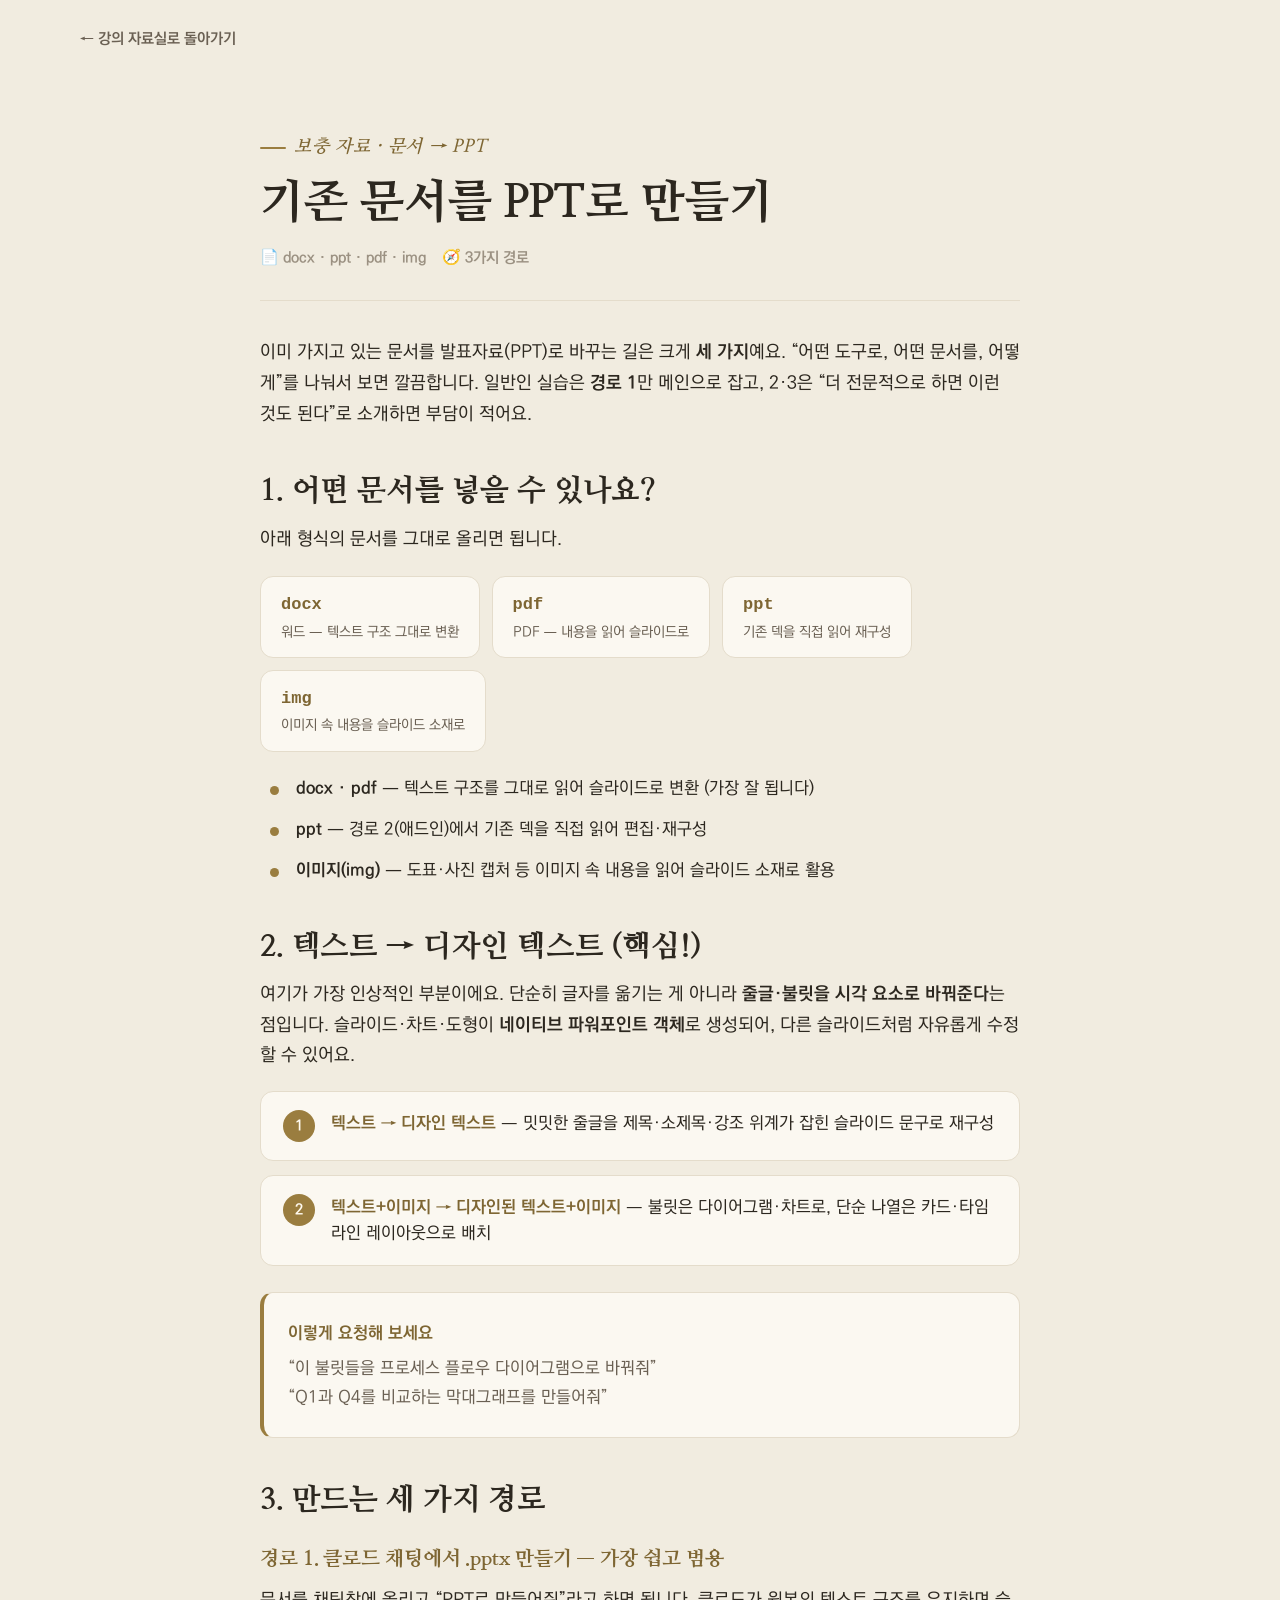
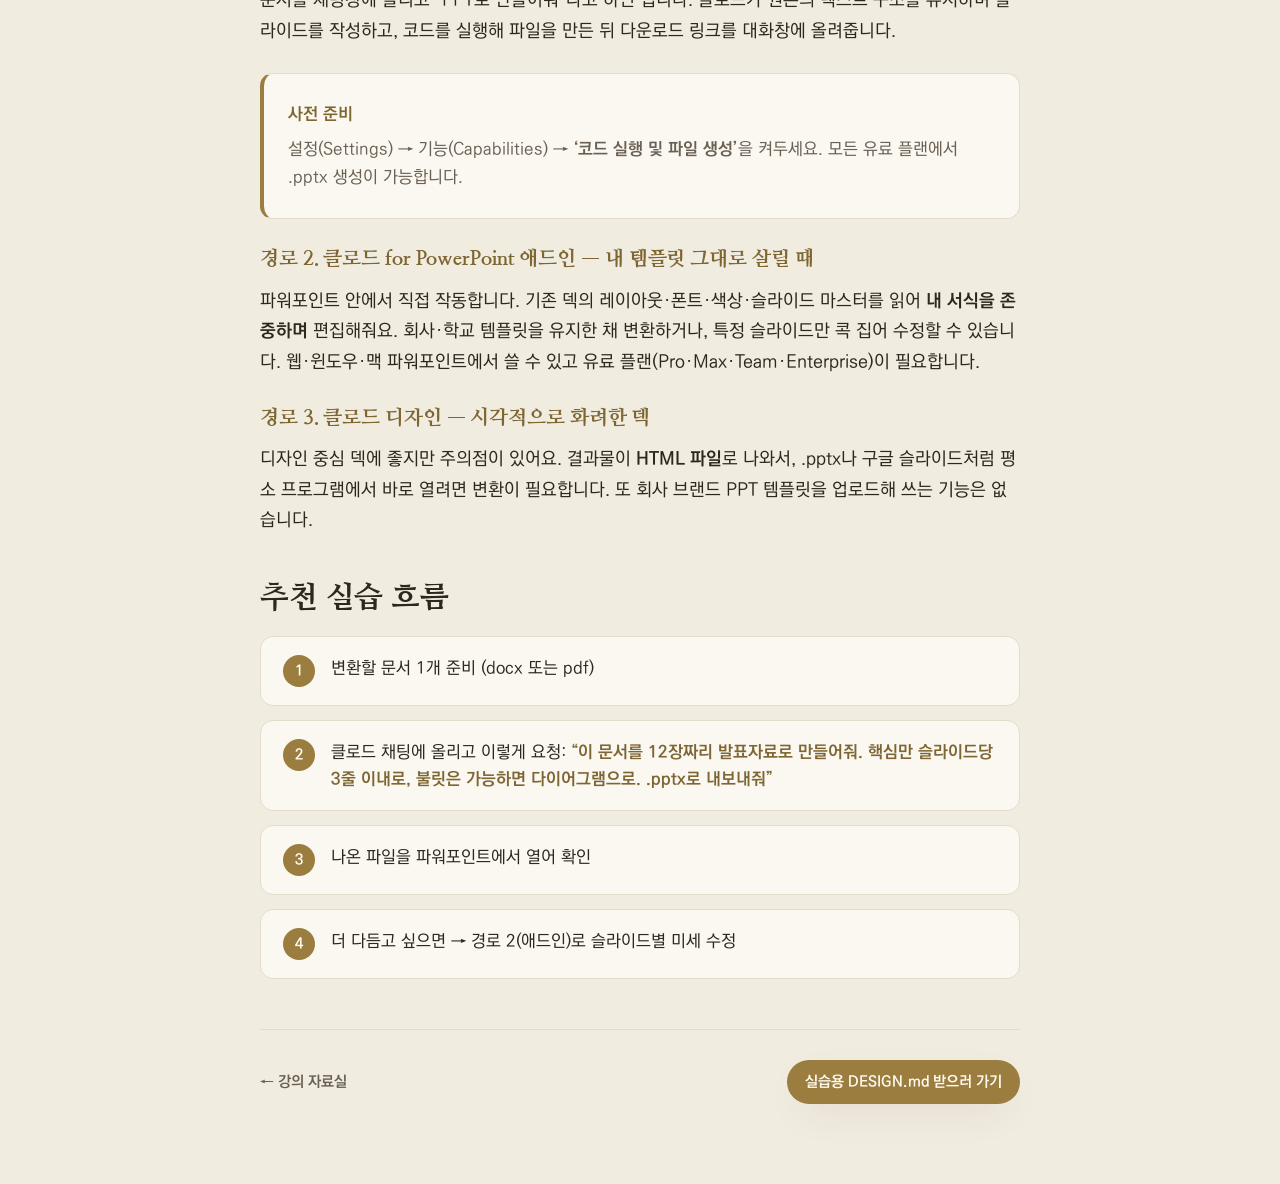
<file: notes/lecture-ppt.html>
<!DOCTYPE html>
<html lang="ko">
<head>
  <meta charset="UTF-8" />
  <meta name="viewport" content="width=device-width, initial-scale=1.0" />
  <title>보충 자료 · 기존 문서를 PPT로 만들기 — 강의안</title>
  <link rel="preconnect" href="https://fonts.googleapis.com" />
  <link rel="preconnect" href="https://fonts.gstatic.com" crossorigin />
  <link href="https://fonts.googleapis.com/css2?family=Nanum+Myeongjo:wght@400;700;800&family=Gaegu:wght@400;700&display=swap" rel="stylesheet" />
  <link rel="stylesheet" href="../styles.css" />
</head>
<body>
  <div class="page" data-direction="a">
    <div class="wrap note-top">
      <a class="note-back" href="../index.html#library">← 강의 자료실로 돌아가기</a>
    </div>

    <article class="note-wrap">
      <header class="note-head">
        <span class="kicker">보충 자료 · 문서 → PPT</span>
        <h1>기존 문서를 PPT로 만들기</h1>
        <div class="note-meta">
          <span>📄 docx · ppt · pdf · img</span>
          <span>🧭 3가지 경로</span>
        </div>
      </header>

      <div class="note-body">
        <p>이미 가지고 있는 문서를 발표자료(PPT)로 바꾸는 길은 크게 <b>세 가지</b>예요. “어떤 도구로, 어떤 문서를, 어떻게”를 나눠서 보면 깔끔합니다. 일반인 실습은 <b>경로 1</b>만 메인으로 잡고, 2·3은 “더 전문적으로 하면 이런 것도 된다”로 소개하면 부담이 적어요.</p>

        <h2>1. 어떤 문서를 넣을 수 있나요?</h2>
        <p>아래 형식의 문서를 그대로 올리면 됩니다.</p>
        <div class="note-fmt">
          <div class="fmt"><span class="ft">docx</span><span class="fd">워드 — 텍스트 구조 그대로 변환</span></div>
          <div class="fmt"><span class="ft">pdf</span><span class="fd">PDF — 내용을 읽어 슬라이드로</span></div>
          <div class="fmt"><span class="ft">ppt</span><span class="fd">기존 덱을 직접 읽어 재구성</span></div>
          <div class="fmt"><span class="ft">img</span><span class="fd">이미지 속 내용을 슬라이드 소재로</span></div>
        </div>
        <ul>
          <li><b>docx · pdf</b> — 텍스트 구조를 그대로 읽어 슬라이드로 변환 (가장 잘 됩니다)</li>
          <li><b>ppt</b> — 경로 2(애드인)에서 기존 덱을 직접 읽어 편집·재구성</li>
          <li><b>이미지(img)</b> — 도표·사진 캡처 등 이미지 속 내용을 읽어 슬라이드 소재로 활용</li>
        </ul>

        <h2>2. 텍스트 → 디자인 텍스트 (핵심!)</h2>
        <p>여기가 가장 인상적인 부분이에요. 단순히 글자를 옮기는 게 아니라 <b>줄글·불릿을 시각 요소로 바꿔준다</b>는 점입니다. 슬라이드·차트·도형이 <b>네이티브 파워포인트 객체</b>로 생성되어, 다른 슬라이드처럼 자유롭게 수정할 수 있어요.</p>
        <div class="note-steps-num">
          <div class="note-step"><span class="ns">1</span><span class="nst"><b>텍스트 → 디자인 텍스트</b> — 밋밋한 줄글을 제목·소제목·강조 위계가 잡힌 슬라이드 문구로 재구성</span></div>
          <div class="note-step"><span class="ns">2</span><span class="nst"><b>텍스트+이미지 → 디자인된 텍스트+이미지</b> — 불릿은 다이어그램·차트로, 단순 나열은 카드·타임라인 레이아웃으로 배치</span></div>
        </div>
        <div class="note-callout">
          <p><strong>이렇게 요청해 보세요</strong></p>
          <p>“이 불릿들을 프로세스 플로우 다이어그램으로 바꿔줘”<br/>“Q1과 Q4를 비교하는 막대그래프를 만들어줘”</p>
        </div>

        <h2>3. 만드는 세 가지 경로</h2>

        <h3>경로 1. 클로드 채팅에서 .pptx 만들기 — 가장 쉽고 범용</h3>
        <p>문서를 채팅창에 올리고 “PPT로 만들어줘”라고 하면 됩니다. 클로드가 원본의 텍스트 구조를 유지하며 슬라이드를 작성하고, 코드를 실행해 파일을 만든 뒤 다운로드 링크를 대화창에 올려줍니다.</p>
        <div class="note-callout">
          <p><strong>사전 준비</strong></p>
          <p>설정(Settings) → 기능(Capabilities) → <b>‘코드 실행 및 파일 생성’</b>을 켜두세요. 모든 유료 플랜에서 .pptx 생성이 가능합니다.</p>
        </div>

        <h3>경로 2. 클로드 for PowerPoint 애드인 — 내 템플릿 그대로 살릴 때</h3>
        <p>파워포인트 안에서 직접 작동합니다. 기존 덱의 레이아웃·폰트·색상·슬라이드 마스터를 읽어 <b>내 서식을 존중하며</b> 편집해줘요. 회사·학교 템플릿을 유지한 채 변환하거나, 특정 슬라이드만 콕 집어 수정할 수 있습니다. 웹·윈도우·맥 파워포인트에서 쓸 수 있고 유료 플랜(Pro·Max·Team·Enterprise)이 필요합니다.</p>

        <h3>경로 3. 클로드 디자인 — 시각적으로 화려한 덱</h3>
        <p>디자인 중심 덱에 좋지만 주의점이 있어요. 결과물이 <b>HTML 파일</b>로 나와서, .pptx나 구글 슬라이드처럼 평소 프로그램에서 바로 열려면 변환이 필요합니다. 또 회사 브랜드 PPT 템플릿을 업로드해 쓰는 기능은 없습니다.</p>

        <h2>추천 실습 흐름</h2>
        <div class="note-steps-num">
          <div class="note-step"><span class="ns">1</span><span class="nst">변환할 문서 1개 준비 (docx 또는 pdf)</span></div>
          <div class="note-step"><span class="ns">2</span><span class="nst">클로드 채팅에 올리고 이렇게 요청: <b>“이 문서를 12장짜리 발표자료로 만들어줘. 핵심만 슬라이드당 3줄 이내로, 불릿은 가능하면 다이어그램으로. .pptx로 내보내줘”</b></span></div>
          <div class="note-step"><span class="ns">3</span><span class="nst">나온 파일을 파워포인트에서 열어 확인</span></div>
          <div class="note-step"><span class="ns">4</span><span class="nst">더 다듬고 싶으면 → 경로 2(애드인)로 슬라이드별 미세 수정</span></div>
        </div>

        <div class="note-foot">
          <a class="note-back" href="../index.html#library">← 강의 자료실</a>
          <a class="btn btn-primary btn-sm" href="../index.html#resources">실습용 DESIGN.md 받으러 가기</a>
        </div>
      </div>
    </article>
  </div>
</body>
</html>
</file>
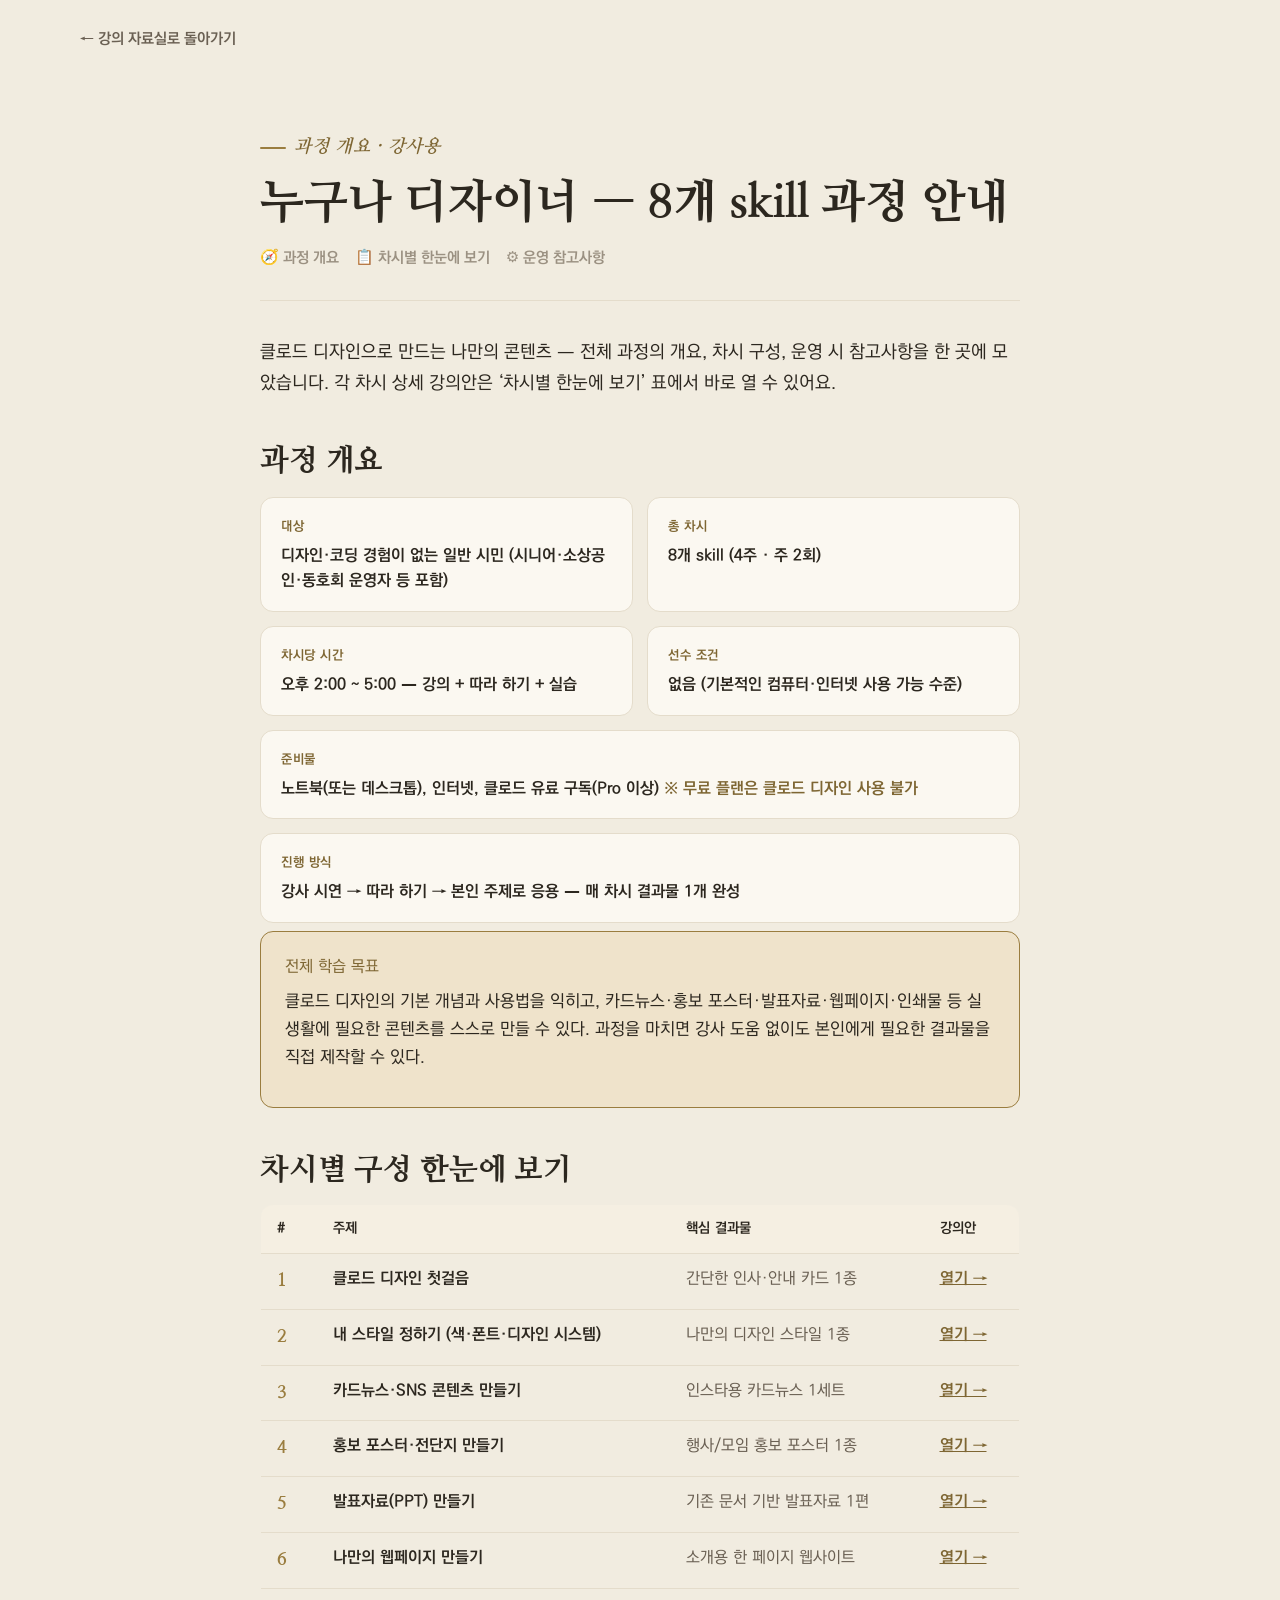
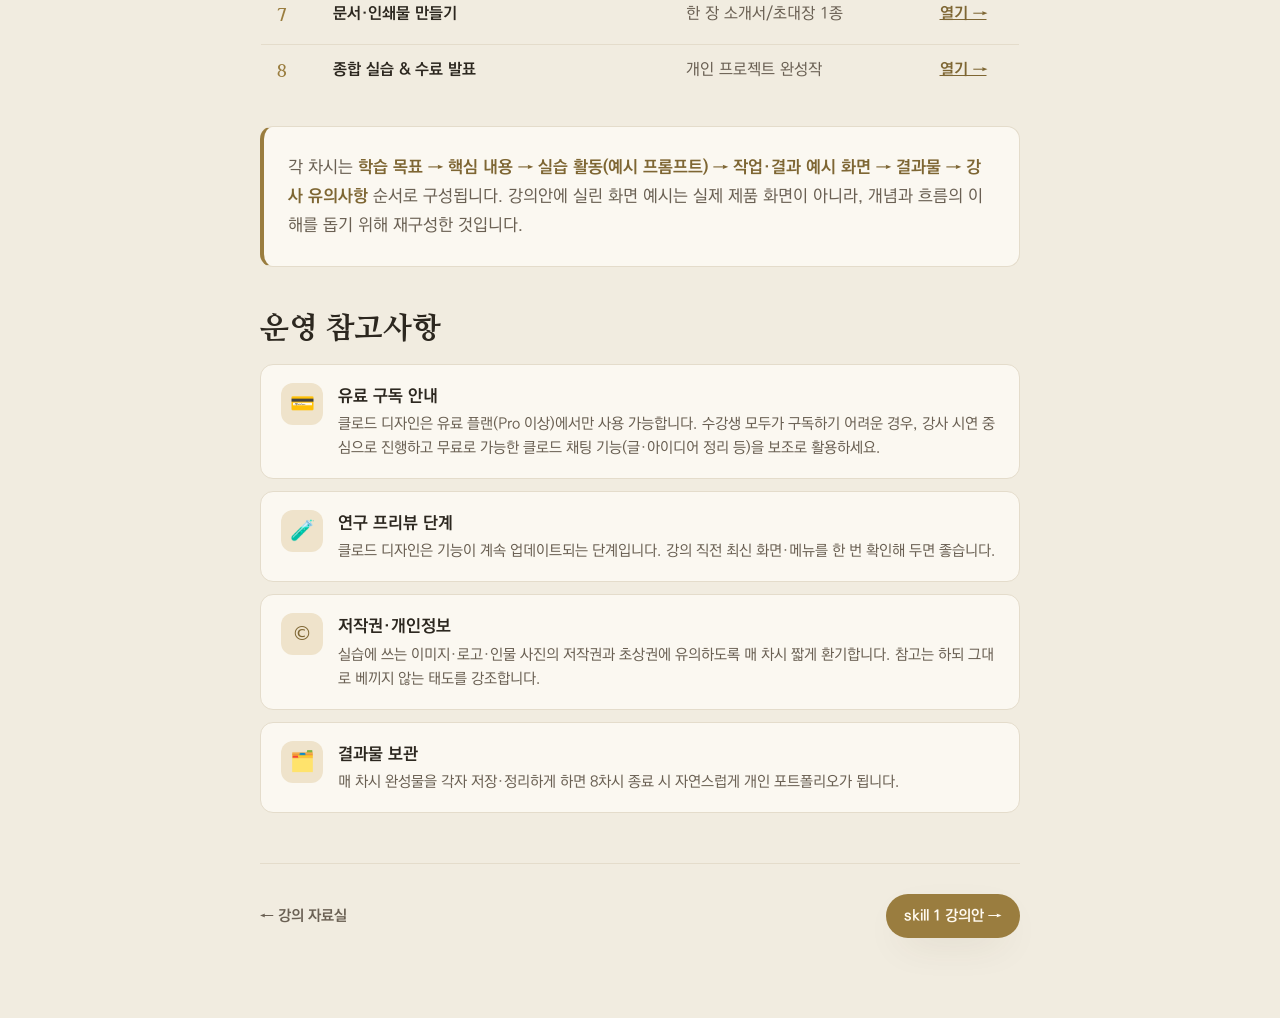
<file: notes/overview.html>
<!DOCTYPE html>
<html lang="ko">
<head>
  <meta charset="UTF-8" />
  <meta name="viewport" content="width=device-width, initial-scale=1.0" />
  <title>과정 개요 &amp; 운영 안내 — 누구나 디자이너</title>
  <link rel="preconnect" href="https://fonts.googleapis.com" />
  <link rel="preconnect" href="https://fonts.gstatic.com" crossorigin />
  <link href="https://fonts.googleapis.com/css2?family=Nanum+Myeongjo:wght@400;700;800&family=Gaegu:wght@400;700&display=swap" rel="stylesheet" />
  <link rel="stylesheet" href="../styles.css" />
</head>
<body>
  <div class="page" data-direction="a">
    <div class="wrap note-top">
      <a class="note-back" href="../index.html#library">← 강의 자료실로 돌아가기</a>
    </div>

    <article class="note-wrap">
      <header class="note-head">
        <span class="kicker">과정 개요 · 강사용</span>
        <h1>누구나 디자이너 — 8개 skill 과정 안내</h1>
        <div class="note-meta">
          <span>🧭 과정 개요</span>
          <span>📋 차시별 한눈에 보기</span>
          <span>⚙️ 운영 참고사항</span>
        </div>
      </header>

      <div class="note-body">
        <p>클로드 디자인으로 만드는 나만의 콘텐츠 — 전체 과정의 개요, 차시 구성, 운영 시 참고사항을 한 곳에 모았습니다. 각 차시 상세 강의안은 ‘차시별 한눈에 보기’ 표에서 바로 열 수 있어요.</p>

        <h2>과정 개요</h2>
        <div class="ov-grid">
          <div class="ov-cell">
            <div class="ot">대상</div>
            <div class="ov">디자인·코딩 경험이 없는 일반 시민 (시니어·소상공인·동호회 운영자 등 포함)</div>
          </div>
          <div class="ov-cell">
            <div class="ot">총 차시</div>
            <div class="ov">8개 skill (4주 · 주 2회)</div>
          </div>
          <div class="ov-cell">
            <div class="ot">차시당 시간</div>
            <div class="ov">오후 2:00 ~ 5:00 — 강의 + 따라 하기 + 실습</div>
          </div>
          <div class="ov-cell">
            <div class="ot">선수 조건</div>
            <div class="ov">없음 (기본적인 컴퓨터·인터넷 사용 가능 수준)</div>
          </div>
          <div class="ov-cell wide">
            <div class="ot">준비물</div>
            <div class="ov">노트북(또는 데스크톱), 인터넷, 클로드 유료 구독(Pro 이상) <b style="color:var(--accent-ink)">※ 무료 플랜은 클로드 디자인 사용 불가</b></div>
          </div>
          <div class="ov-cell wide">
            <div class="ot">진행 방식</div>
            <div class="ov">강사 시연 → 따라 하기 → 본인 주제로 응용 — 매 차시 결과물 1개 완성</div>
          </div>
        </div>

        <div class="ov-goal">
          <div class="ot">전체 학습 목표</div>
          <p>클로드 디자인의 기본 개념과 사용법을 익히고, 카드뉴스·홍보 포스터·발표자료·웹페이지·인쇄물 등 실생활에 필요한 콘텐츠를 스스로 만들 수 있다. 과정을 마치면 강사 도움 없이도 본인에게 필요한 결과물을 직접 제작할 수 있다.</p>
        </div>

        <h2>차시별 구성 한눈에 보기</h2>
        <table class="syl-table">
          <thead>
            <tr><th style="width:56px">#</th><th>주제</th><th>핵심 결과물</th><th style="width:96px">강의안</th></tr>
          </thead>
          <tbody>
            <tr><td class="no">1</td><td class="subj">클로드 디자인 첫걸음</td><td>간단한 인사·안내 카드 1종</td><td><a href="cha-1.html">열기 →</a></td></tr>
            <tr><td class="no">2</td><td class="subj">내 스타일 정하기 (색·폰트·디자인 시스템)</td><td>나만의 디자인 스타일 1종</td><td><a href="cha-2.html">열기 →</a></td></tr>
            <tr><td class="no">3</td><td class="subj">카드뉴스·SNS 콘텐츠 만들기</td><td>인스타용 카드뉴스 1세트</td><td><a href="cha-3.html">열기 →</a></td></tr>
            <tr><td class="no">4</td><td class="subj">홍보 포스터·전단지 만들기</td><td>행사/모임 홍보 포스터 1종</td><td><a href="cha-4.html">열기 →</a></td></tr>
            <tr><td class="no">5</td><td class="subj">발표자료(PPT) 만들기</td><td>기존 문서 기반 발표자료 1편</td><td><a href="cha-5.html">열기 →</a></td></tr>
            <tr><td class="no">6</td><td class="subj">나만의 웹페이지 만들기</td><td>소개용 한 페이지 웹사이트</td><td><a href="cha-6.html">열기 →</a></td></tr>
            <tr><td class="no">7</td><td class="subj">문서·인쇄물 만들기</td><td>한 장 소개서/초대장 1종</td><td><a href="cha-7.html">열기 →</a></td></tr>
            <tr><td class="no">8</td><td class="subj">종합 실습 &amp; 수료 발표</td><td>개인 프로젝트 완성작</td><td><a href="cha-8.html">열기 →</a></td></tr>
          </tbody>
        </table>
        <div class="note-callout">
          <p>각 차시는 <strong>학습 목표 → 핵심 내용 → 실습 활동(예시 프롬프트) → 작업·결과 예시 화면 → 결과물 → 강사 유의사항</strong> 순서로 구성됩니다. 강의안에 실린 화면 예시는 실제 제품 화면이 아니라, 개념과 흐름의 이해를 돕기 위해 재구성한 것입니다.</p>
        </div>

        <h2>운영 참고사항</h2>
        <div class="ops-list">
          <div class="ops-item">
            <span class="oi">💳</span>
            <div>
              <div class="ott">유료 구독 안내</div>
              <div class="obd">클로드 디자인은 유료 플랜(Pro 이상)에서만 사용 가능합니다. 수강생 모두가 구독하기 어려운 경우, 강사 시연 중심으로 진행하고 무료로 가능한 클로드 채팅 기능(글·아이디어 정리 등)을 보조로 활용하세요.</div>
            </div>
          </div>
          <div class="ops-item">
            <span class="oi">🧪</span>
            <div>
              <div class="ott">연구 프리뷰 단계</div>
              <div class="obd">클로드 디자인은 기능이 계속 업데이트되는 단계입니다. 강의 직전 최신 화면·메뉴를 한 번 확인해 두면 좋습니다.</div>
            </div>
          </div>
          <div class="ops-item">
            <span class="oi">©️</span>
            <div>
              <div class="ott">저작권·개인정보</div>
              <div class="obd">실습에 쓰는 이미지·로고·인물 사진의 저작권과 초상권에 유의하도록 매 차시 짧게 환기합니다. 참고는 하되 그대로 베끼지 않는 태도를 강조합니다.</div>
            </div>
          </div>
          <div class="ops-item">
            <span class="oi">🗂️</span>
            <div>
              <div class="ott">결과물 보관</div>
              <div class="obd">매 차시 완성물을 각자 저장·정리하게 하면 8차시 종료 시 자연스럽게 개인 포트폴리오가 됩니다.</div>
            </div>
          </div>
        </div>

        <div class="note-foot">
          <a class="note-back" href="../index.html#library">← 강의 자료실</a>
          <a class="btn btn-primary btn-sm" href="cha-1.html">skill 1 강의안 →</a>
        </div>
      </div>
    </article>
  </div>
</body>
</html>
</file>
<file: styles.css>
/* =========================================================================
   클로드 디자인 클래스 — 따뜻한 랜딩 스타일
   reveal.js 따뜻한 팔레트(Beige / Serif / Solarized-light) 기반.
   3가지 방향을 [data-direction]로 전환, Tweak 변수는 인라인으로 덮어씀.
   ========================================================================= */

/* ---- self-hosted KoPub Dotum (brand) ---- */
@font-face {
  font-family: 'KoPub Dotum';
  src: url('fonts/KoPubDotumLight.ttf') format('truetype');
  font-weight: 300; font-style: normal; font-display: swap;
}
@font-face {
  font-family: 'KoPub Dotum';
  src: url('fonts/KoPubDotumMedium.ttf') format('truetype');
  font-weight: 500; font-style: normal; font-display: swap;
}
@font-face {
  font-family: 'KoPub Dotum';
  src: url('fonts/KoPubDotumBold.ttf') format('truetype');
  font-weight: 700; font-style: normal; font-display: swap;
}

/* ============================ TOKENS ============================ */
:root {
  --body-font: 'KoPub Dotum', system-ui, sans-serif;
  --heading-font: 'KoPub Dotum', system-ui, sans-serif;
  --accent-font: 'KoPub Dotum', system-ui, sans-serif;

  /* warm ink neutrals (shared) */
  --ink:        #2c271f;
  --ink-soft:   #6a6053;
  --ink-faint:  #9b9182;

  /* per-direction surfaces / accents (defaults = Direction A) */
  --page-bg:    #f1ece0;
  --page-bg-2:  #f1ece0;
  --surface:    #fbf8f1;
  --surface-2:  #f6f1e6;
  --line:       #e4dccb;
  --accent:     #9a7d3f;
  /* accent-ink / accent-tint / on-accent auto-derive from --accent */
  --accent-ink:  color-mix(in srgb, var(--accent) 76%, #271d0e);
  --accent-tint: color-mix(in srgb, var(--accent) 16%, #fff7e6);
  --on-accent:   #fffaf0;

  /* geometry (tweakable) */
  --radius:     22px;
  --radius-sm:  13px;
  --gap:        1.35;        /* spacing multiplier */
  --maxw:       1120px;
  --font-mono:  ui-monospace, 'SFMono-Regular', 'Menlo', 'Consolas', monospace;

  --shadow-sm: 0 2px 10px rgba(60,48,28,.06);
  --shadow-md: 0 14px 40px -18px rgba(70,52,24,.30);
  --shadow-lg: 0 40px 90px -40px rgba(70,52,24,.40);
  --ease: cubic-bezier(.26,.86,.44,.985);
}

/* ---------- Direction A · 온화 (세리프) ---------- */
[data-direction="a"] {
  --heading-font: 'Nanum Myeongjo', 'KoPub Dotum', serif;
  --accent-font:  'Nanum Myeongjo', 'KoPub Dotum', serif;
  --page-bg:   #f1ece0;
  --page-bg-2: #efe8d9;
  --surface:   #fbf8f1;
  --surface-2: #f5efe2;
  --line:      #e4dccb;
  --accent:     #9a7d3f;
}

/* ---------- Direction B · 다정 (손글씨) ---------- */
[data-direction="b"] {
  --heading-font: 'KoPub Dotum', system-ui, sans-serif;
  --accent-font:  'Gaegu', 'KoPub Dotum', cursive;
  --page-bg:   #fdf3e7;
  --page-bg-2: #fbecd9;
  --surface:   #fffaf2;
  --surface-2: #fdf1e2;
  --line:      #f0ddc6;
  --accent:     #cf6a3c;
  --on-accent:  #fff7ef;
}

/* ---------- Direction C · 포근 (라운드 산세리프) ---------- */
[data-direction="c"] {
  --heading-font: 'KoPub Dotum', system-ui, sans-serif;
  --accent-font:  'KoPub Dotum', system-ui, sans-serif;
  --page-bg:   #f7f1dd;
  --page-bg-2: #fbf6e6;
  --surface:   #fffdf6;
  --surface-2: #f6efd9;
  --line:      #e9e0c4;
  --accent:     #7e7a3c;
  --on-accent:  #fffdf3;
  --radius:    28px;
  --radius-sm: 16px;
}

/* ============================ BASE ============================ */
* { box-sizing: border-box; }
html { scroll-behavior: smooth; }
body {
  margin: 0;
  font-family: var(--body-font);
  font-weight: 500;
  color: var(--ink);
  background: var(--page-bg);
  line-height: 1.6;
  -webkit-font-smoothing: antialiased;
  text-rendering: optimizeLegibility;
}
[data-direction="c"] body,
.page[data-direction="c"] {
  background:
    radial-gradient(120% 90% at 50% -10%, var(--page-bg-2) 0%, var(--page-bg) 60%);
}
.page {
  min-height: 100vh;
  background: var(--page-bg);
}
[data-direction="c"].page {
  background:
    radial-gradient(130% 100% at 50% -15%, var(--surface) 0%, var(--page-bg) 55%);
}

::selection { background: var(--accent-tint); color: var(--accent-ink); }

h1,h2,h3,h4 {
  font-family: var(--heading-font);
  font-weight: 700;
  color: var(--ink);
  margin: 0;
  letter-spacing: -.01em;
  line-height: 1.22;
  text-wrap: balance;
}
[data-direction="a"] h1,
[data-direction="a"] h2,
[data-direction="a"] h3 { font-weight: 800; letter-spacing: -.005em; }
p { margin: 0; text-wrap: pretty; }
a { color: inherit; text-decoration: none; }
button { font-family: inherit; cursor: pointer; }
img { max-width: 100%; display: block; }

/* ============================ LAYOUT ============================ */
.wrap {
  width: min(var(--maxw), 92vw);
  margin: 0 auto;
}
section.block {
  padding: calc(72px * var(--gap)) 0;
}

/* eyebrow / kicker */
.kicker {
  display: inline-flex;
  align-items: center;
  gap: 8px;
  font-family: var(--accent-font);
  color: var(--accent-ink);
  font-weight: 700;
  font-size: 18px;
  letter-spacing: .02em;
}
[data-direction="b"] .kicker { font-size: 23px; }
[data-direction="a"] .kicker { font-style: italic; letter-spacing: .04em; }
.kicker::before {
  content: "";
  width: 26px; height: 2px;
  background: var(--accent);
  border-radius: 2px;
}
[data-direction="b"] .kicker::before { width: 22px; height: 3px; }

.section-head { max-width: 640px; margin-bottom: calc(40px * var(--gap)); }
.section-head h2 {
  font-size: clamp(30px, 3.6vw, 44px);
  margin: 16px 0 14px;
}
.section-head p {
  color: var(--ink-soft);
  font-size: 18px;
}

/* ============================ NAV ============================ */
.nav {
  position: sticky; top: 0; z-index: 50;
  background: color-mix(in srgb, var(--page-bg) 86%, transparent);
  backdrop-filter: blur(10px) saturate(1.1);
  -webkit-backdrop-filter: blur(10px) saturate(1.1);
  border-bottom: 1px solid transparent;
  transition: border-color .3s, background .3s;
}
.nav.scrolled { border-color: var(--line); }
.nav-inner {
  display: flex; align-items: center; gap: 10px;
  height: 72px;
}
.brand {
  display: flex; align-items: center; gap: 11px;
  font-family: var(--heading-font);
  font-weight: 800; font-size: 20px;
  margin-right: auto;
  white-space: nowrap;
}
.brand .mark {
  width: 34px; height: 34px; border-radius: 11px;
  background: var(--accent); color: var(--on-accent);
  display: grid; place-items: center;
  font-size: 18px; font-weight: 800;
  box-shadow: var(--shadow-sm);
}
[data-direction="c"] .brand .mark { border-radius: 50%; }
.nav-links { display: flex; gap: 4px; }
.nav-links a {
  padding: 9px 15px; border-radius: 999px;
  color: var(--ink-soft); font-weight: 600; font-size: 16px;
  white-space: nowrap;
  transition: color .2s, background .2s;
}
.nav-links a:hover { color: var(--ink); background: var(--surface-2); }

/* ============================ BUTTONS ============================ */
.btn {
  display: inline-flex; align-items: center; gap: 9px;
  border: none; border-radius: 999px;
  font-weight: 700; font-size: 17px;
  padding: 14px 26px;
  white-space: nowrap;
  transition: transform .18s var(--ease), box-shadow .25s, background .2s, filter .2s;
}
.btn:active { transform: translateY(1px) scale(.99); }
.btn-primary {
  background: var(--accent); color: var(--on-accent);
  box-shadow: var(--shadow-md);
}
.btn-primary:hover { filter: brightness(1.06); box-shadow: var(--shadow-lg); transform: translateY(-2px); }
.btn-ghost {
  background: var(--surface); color: var(--ink);
  box-shadow: inset 0 0 0 1.5px var(--line);
}
.btn-ghost:hover { background: var(--surface-2); transform: translateY(-2px); }
.btn-sm { padding: 10px 18px; font-size: 15px; }

/* ============================ HERO ============================ */
.hero { position: relative; overflow: hidden; padding: calc(64px * var(--gap)) 0 calc(70px * var(--gap)); }
.hero-grid {
  display: grid; grid-template-columns: 1.05fr .95fr;
  gap: 56px; align-items: center;
}
.hero h1 {
  font-size: clamp(40px, 5.4vw, 66px);
  line-height: 1.12;
  margin: 22px 0 22px;
}
.hero h1 .accent { color: var(--accent-ink); }
[data-direction="b"] .hero h1 .hand {
  font-family: var(--accent-font);
  color: var(--accent-ink);
  font-weight: 700;
}
.hero-sub {
  font-size: clamp(17px, 1.6vw, 20px);
  color: var(--ink-soft);
  max-width: 30em;
  margin-bottom: 32px;
}
.hero-cta { display: flex; gap: 14px; flex-wrap: wrap; align-items: center; }
.hero-note {
  margin-top: 20px; display: flex; align-items: center; gap: 10px;
  color: var(--ink-faint); font-size: 15px;
}
.hero-note .dot { width: 7px; height: 7px; border-radius: 50%; background: var(--accent); }

/* hero visual — stacked warm "canvas" cards */
.hero-art { position: relative; aspect-ratio: 4/4.4; }
.canvas-card {
  position: absolute; border-radius: var(--radius);
  background: var(--surface); box-shadow: var(--shadow-lg);
  border: 1px solid var(--line);
  overflow: hidden;
}
.cc-main { inset: 6% 4% 8% 8%; }
.cc-toolbar {
  height: 46px; display: flex; align-items: center; gap: 7px;
  padding: 0 16px; border-bottom: 1px solid var(--line);
  background: var(--surface-2);
}
.cc-toolbar .tdot { width: 11px; height: 11px; border-radius: 50%; }
.cc-body { padding: 22px; display: flex; flex-direction: column; gap: 14px; }
.cc-pill { height: 13px; border-radius: 999px; background: var(--accent-tint); }
.cc-block {
  border-radius: var(--radius-sm); background: var(--surface-2);
  border: 1px dashed var(--line);
}
.cc-swatch-row { display: flex; gap: 10px; }
.cc-swatch { width: 34px; height: 34px; border-radius: 10px; box-shadow: var(--shadow-sm); }
.float-chip {
  position: absolute; background: var(--surface);
  border: 1px solid var(--line); border-radius: 14px;
  box-shadow: var(--shadow-md);
  padding: 11px 15px; display: flex; align-items: center; gap: 10px;
  font-size: 15px; font-weight: 700;
}
.float-chip .ico { width: 30px; height: 30px; border-radius: 9px; display: grid; place-items: center; color: var(--on-accent); font-size: 15px; }
.chip-1 { top: 2%; right: 0; }
.chip-2 { bottom: 3%; left: 0; }
.float-chip small { display: block; font-weight: 500; color: var(--ink-faint); font-size: 12.5px; }

/* ============================ "이런 분께" CARDS ============================ */
.card-grid { display: grid; grid-template-columns: repeat(3, 1fr); gap: 22px; }
.soft-card {
  background: var(--surface);
  border: 1px solid var(--line);
  border-radius: var(--radius);
  padding: 30px 26px;
  box-shadow: var(--shadow-sm);
  transition: transform .25s var(--ease), box-shadow .25s;
}
.soft-card:hover { transform: translateY(-5px); box-shadow: var(--shadow-md); }
.soft-card .emoji-ico {
  width: 54px; height: 54px; border-radius: 16px;
  background: var(--accent-tint); color: var(--accent-ink);
  display: grid; place-items: center; font-size: 26px; margin-bottom: 18px;
}
[data-direction="c"] .soft-card .emoji-ico { border-radius: 50%; }
.soft-card h3 { font-size: 21px; margin-bottom: 9px; }
.soft-card p { color: var(--ink-soft); font-size: 16px; }

/* "만들 수 있어요" 띠 */
.make-strip {
  margin-top: 30px;
  background: var(--surface-2);
  border: 1px solid var(--line);
  border-radius: var(--radius);
  padding: 26px 30px;
  display: flex; align-items: center; gap: 18px; flex-wrap: wrap;
}
.make-strip .lab { font-weight: 700; color: var(--ink); font-size: 17px; }
.make-tags { display: flex; gap: 10px; flex-wrap: wrap; }
.make-tag {
  background: var(--surface); border: 1px solid var(--line);
  border-radius: 999px; padding: 9px 16px; font-weight: 600; font-size: 15px;
  display: inline-flex; gap: 7px; align-items: center;
}
.make-tag .d { width: 8px; height: 8px; border-radius: 50%; }

/* ============================ CURRICULUM ============================ */
.curri { background: var(--surface); }
.curri-list { display: flex; flex-direction: column; gap: 16px; }
.lesson-wrap {
  background: var(--page-bg);
  border: 1px solid var(--line);
  border-radius: var(--radius);
  overflow: hidden;
  transition: box-shadow .25s, border-color .2s;
}
.lesson-wrap:hover { border-color: var(--accent-tint); }
.lesson-wrap.open { box-shadow: var(--shadow-md); border-color: var(--accent-tint); }
.lesson {
  display: grid; grid-template-columns: 92px 1fr auto; gap: 26px;
  align-items: center;
  padding: 24px 28px;
  cursor: pointer;
  transition: background .2s;
}
.lesson:hover { background: var(--surface-2); }
.lesson .no {
  font-family: var(--accent-font);
  font-size: 40px; font-weight: 800; color: var(--accent);
  line-height: 1;
}
[data-direction="a"] .lesson .no { font-style: italic; }
.lesson .body h3 { font-size: 22px; margin-bottom: 6px; }
.lesson .body p { color: var(--ink-soft); font-size: 16px; }
.lesson .body .topics { display: flex; gap: 8px; flex-wrap: wrap; margin-top: 12px; }
.lesson .body .topics span {
  font-size: 13.5px; font-weight: 600; color: var(--accent-ink);
  background: var(--accent-tint); border-radius: 999px; padding: 5px 12px;
}
.lesson-end { display: flex; flex-direction: column; align-items: flex-end; gap: 10px; }
.lesson .meta { text-align: right; color: var(--ink-faint); font-size: 14px; font-weight: 600; white-space: nowrap; }
.lesson .l-chev {
  font-size: 24px; line-height: 1; color: var(--ink-faint);
  transition: transform .3s var(--ease), color .2s;
}
.lesson-wrap.open .l-chev { transform: rotate(180deg); color: var(--accent); }

.lesson-detail { max-height: 0; overflow: hidden; transition: max-height .35s var(--ease); }
.ld-inner {
  padding: 22px 28px 28px;
  margin: 0 28px;
  border-top: 1px dashed var(--line);
  display: flex; flex-direction: column; gap: 18px;
}
.ld-block h4 {
  font-family: var(--body-font);
  font-size: 13px; font-weight: 800; color: var(--accent-ink);
  letter-spacing: .04em; margin-bottom: 9px;
}
.ld-block > p { color: var(--ink-soft); font-size: 16px; line-height: 1.65; }
.ld-list { display: grid; grid-template-columns: 1fr 1fr; gap: 9px 26px; margin: 0; padding: 0; }
.ld-list li {
  position: relative; list-style: none; padding-left: 20px;
  color: var(--ink); font-size: 15.5px; line-height: 1.55;
}
.ld-list li::before {
  content: ""; position: absolute; left: 2px; top: 9px;
  width: 7px; height: 7px; border-radius: 50%; background: var(--accent);
}
.ld-note-link {
  align-self: flex-start; font-weight: 700; font-size: 15px;
  color: var(--accent-ink); background: var(--accent-tint);
  border-radius: 999px; padding: 10px 18px;
  transition: transform .15s, filter .2s;
}
.ld-note-link:hover { transform: translateY(-2px); filter: brightness(1.03); }

/* ============================ SCHEDULE ============================ */
.sched-grid { display: grid; grid-template-columns: 1.1fr 1fr; gap: 30px; align-items: start; }
.sched-card {
  background: var(--surface); border: 1px solid var(--line);
  border-radius: var(--radius); padding: 32px; box-shadow: var(--shadow-sm);
}
.sched-card h3 { font-size: 22px; margin-bottom: 20px; }
.fact-row { display: flex; align-items: flex-start; gap: 14px; padding: 14px 0; border-bottom: 1px dashed var(--line); }
.fact-row:last-child { border-bottom: none; }
.fact-row .fico {
  width: 40px; height: 40px; border-radius: 12px; flex-shrink: 0;
  background: var(--accent-tint); color: var(--accent-ink);
  display: grid; place-items: center; font-size: 19px;
}
.fact-row .ft { font-size: 13px; color: var(--ink-faint); font-weight: 600; }
.fact-row .fv { font-size: 18px; font-weight: 700; }
.fact-row .fv small { display:block; font-weight: 500; font-size: 14px; color: var(--ink-soft); margin-top:2px; }

.round-list { display: flex; flex-direction: column; gap: 12px; }
.round-item {
  display: flex; align-items: center; gap: 16px;
  background: var(--surface); border: 1px solid var(--line);
  border-radius: var(--radius-sm); padding: 16px 20px;
}
.round-item .rd {
  width: 46px; height: 46px; border-radius: 13px; flex-shrink:0;
  background: var(--accent); color: var(--on-accent);
  display: grid; place-items: center; font-weight: 800; font-size: 15px;
  text-align:center; line-height: 1.05;
}
[data-direction="c"] .round-item .rd { border-radius: 50%; }
.round-item .ri-t { font-weight: 700; font-size: 16.5px; }
.round-item .ri-d { color: var(--ink-soft); font-size: 14px; }
.round-item .ri-tag { margin-left: auto; font-size: 13px; font-weight: 700; color: var(--accent-ink); background: var(--accent-tint); padding: 5px 12px; border-radius: 999px; }

/* ============================ CTA BANNER ============================ */
.cta-band {
  background: var(--accent);
  border-radius: calc(var(--radius) + 8px);
  padding: clamp(40px, 5vw, 64px);
  color: var(--on-accent);
  display: grid; grid-template-columns: 1.3fr auto; gap: 30px; align-items: center;
  box-shadow: var(--shadow-lg);
  position: relative; overflow: hidden;
}
.cta-band::after {
  content:""; position:absolute; right:-60px; top:-60px;
  width: 240px; height: 240px; border-radius: 50%;
  background: rgba(255,255,255,.10);
}
.cta-band h2 { color: var(--on-accent); font-size: clamp(28px, 3.4vw, 42px); margin-bottom: 12px; }
.cta-band p { color: color-mix(in srgb, var(--on-accent) 86%, var(--accent)); font-size: 18px; max-width: 34em; }
.cta-band .btn-primary { background: var(--surface); color: var(--accent-ink); }
.cta-band .btn-primary:hover { filter: brightness(1.02); }

/* ============================ FAQ ============================ */
.faq-list { display: flex; flex-direction: column; gap: 12px; max-width: 820px; }
.faq-item {
  background: var(--surface); border: 1px solid var(--line);
  border-radius: var(--radius-sm); overflow: hidden;
  transition: box-shadow .2s;
}
.faq-item.open { box-shadow: var(--shadow-sm); }
.faq-q {
  width: 100%; text-align: left; background: none; border: none;
  padding: 20px 24px; font-size: 17.5px; font-weight: 700; color: var(--ink);
  display: flex; align-items: center; gap: 14px;
}
.faq-q .qmark { color: var(--accent); font-family: var(--accent-font); font-weight: 800; }
.faq-q .chev { margin-left: auto; transition: transform .25s var(--ease); color: var(--ink-faint); }
.faq-item.open .chev { transform: rotate(180deg); }
.faq-a { max-height: 0; overflow: hidden; transition: max-height .3s var(--ease); }
.faq-a-inner { padding: 0 24px 22px 58px; color: var(--ink-soft); font-size: 16px; }

/* ============================ FOOTER ============================ */
.footer { padding: 48px 0 60px; border-top: 1px solid var(--line); margin-top: 20px; }
.footer-inner { display: flex; justify-content: space-between; align-items: center; gap: 20px; flex-wrap: wrap; color: var(--ink-faint); font-size: 14.5px; }

/* ============================ MODAL (신청 폼) ============================ */
.modal-scrim {
  position: fixed; inset: 0; z-index: 100;
  background: rgba(44,34,18,.42);
  backdrop-filter: blur(4px);
  display: grid; place-items: center; padding: 24px;
  animation: fade .2s ease;
}
@keyframes fade { from { opacity: 0; } }
.modal {
  width: min(540px, 96vw); max-height: 92vh; overflow-y: auto;
  background: var(--surface);
  border-radius: var(--radius);
  box-shadow: var(--shadow-lg);
  border: 1px solid var(--line);
  animation: pop .28s var(--ease);
}
@keyframes pop { from { opacity: 0; transform: translateY(16px) scale(.97); } }
.modal-head {
  padding: 26px 28px 18px; position: relative;
  border-bottom: 1px solid var(--line);
}
.modal-head .kicker { margin-bottom: 8px; }
.modal-head h3 { font-size: 25px; }
.modal-head p { color: var(--ink-soft); font-size: 15.5px; margin-top: 6px; }
.modal-close {
  position: absolute; top: 20px; right: 20px;
  width: 36px; height: 36px; border-radius: 50%;
  background: var(--surface-2); border: 1px solid var(--line);
  display: grid; place-items: center; font-size: 18px; color: var(--ink-soft);
  transition: background .2s, transform .2s;
}
.modal-close:hover { background: var(--accent-tint); transform: rotate(90deg); }
.modal-body { padding: 24px 28px 28px; }
.field { margin-bottom: 18px; }
.field label { display: block; font-weight: 700; font-size: 15px; margin-bottom: 8px; }
.field label .req { color: var(--accent); }
.field input, .field select, .field textarea {
  width: 100%; font-family: inherit; font-size: 16px; color: var(--ink);
  background: var(--page-bg);
  border: 1.5px solid var(--line); border-radius: var(--radius-sm);
  padding: 13px 15px; transition: border-color .2s, box-shadow .2s;
}
.field input::placeholder, .field textarea::placeholder { color: var(--ink-faint); }
.field input:focus, .field select:focus, .field textarea:focus {
  outline: none; border-color: var(--accent);
  box-shadow: 0 0 0 3px var(--accent-tint);
}
.field textarea { resize: vertical; min-height: 76px; }
.field.err input, .field.err select { border-color: #c0492f; box-shadow: 0 0 0 3px rgba(192,73,47,.12); }
.field .msg { color: #c0492f; font-size: 13.5px; margin-top: 6px; font-weight: 600; }
.field-row { display: grid; grid-template-columns: 1fr 1fr; gap: 14px; }
.check {
  display: flex; align-items: flex-start; gap: 11px;
  font-size: 14.5px; color: var(--ink-soft); cursor: pointer;
  background: var(--page-bg); border: 1.5px solid var(--line);
  border-radius: var(--radius-sm); padding: 14px 16px;
}
.check.err { border-color: #c0492f; }
.check input { width: 18px; height: 18px; margin-top: 2px; accent-color: var(--accent); flex-shrink: 0; }
.check a { color: var(--accent-ink); text-decoration: underline; }
.modal .btn-primary { width: 100%; justify-content: center; margin-top: 8px; }

/* success state */
.success { text-align: center; padding: 40px 28px 44px; }
.success .ok {
  width: 78px; height: 78px; margin: 0 auto 22px; border-radius: 50%;
  background: var(--accent-tint); color: var(--accent-ink);
  display: grid; place-items: center; font-size: 38px;
  animation: pop .4s var(--ease);
}
.success h3 { font-size: 25px; margin-bottom: 10px; }
.success p { color: var(--ink-soft); font-size: 16px; margin-bottom: 26px; }
.success .recap {
  background: var(--page-bg); border: 1px solid var(--line);
  border-radius: var(--radius-sm); padding: 16px 20px; text-align: left;
  font-size: 15px; color: var(--ink-soft); margin-bottom: 24px;
}
.success .recap b { color: var(--ink); }

/* reveal-on-scroll */
.reveal { opacity: 0; transform: translateY(22px); transition: opacity .6s var(--ease), transform .6s var(--ease); }
.reveal.in { opacity: 1; transform: none; }

/* ============================ 강의 자료실 (LECTURE LIBRARY) ============================ */
.lib { background: var(--surface); }
.lib-grid { display: grid; grid-template-columns: repeat(2, 1fr); gap: 18px; }
.lib-card {
  display: grid; grid-template-columns: auto 1fr auto; gap: 20px; align-items: center;
  background: var(--page-bg); border: 1px solid var(--line);
  border-radius: var(--radius); padding: 24px 26px;
  transition: transform .2s var(--ease), box-shadow .25s, border-color .2s;
}
a.lib-card { color: inherit; }
a.lib-card:hover { transform: translateY(-4px); box-shadow: var(--shadow-md); border-color: var(--accent-tint); }
.lib-card .badge {
  width: 62px; height: 62px; flex-shrink: 0; border-radius: 18px;
  background: var(--accent); color: var(--on-accent);
  display: grid; place-items: center; text-align: center; line-height: 1.05;
  font-family: var(--accent-font); font-weight: 800; font-size: 17px;
}
[data-direction="c"] .lib-card .badge { border-radius: 50%; }
.lib-card.soon .badge { background: var(--accent-tint); color: var(--accent-ink); }
.lib-card .lc-body h3 { font-size: 20px; margin-bottom: 5px; }
.lib-card .lc-body p { color: var(--ink-soft); font-size: 15px; }
.lib-card .lc-meta { display: flex; align-items: center; gap: 10px; margin-top: 11px; flex-wrap: wrap; }
.lc-pill { font-size: 12.5px; font-weight: 700; border-radius: 999px; padding: 4px 11px; }
.lc-pill.open { background: var(--accent-tint); color: var(--accent-ink); }
.lc-pill.soon { background: var(--surface-2); color: var(--ink-faint); border: 1px solid var(--line); }
.lc-date { font-size: 13.5px; color: var(--ink-faint); font-weight: 600; }
.lib-card .arrow { font-size: 22px; color: var(--accent); font-weight: 800; opacity: .85; }
.lib-card.soon { opacity: .78; }
.lib-card.soon .arrow { display: none; }
.lib-note {
  margin-top: 22px; display: flex; align-items: center; gap: 12px; flex-wrap: wrap;
  background: var(--page-bg); border: 1px dashed var(--line); border-radius: var(--radius);
  padding: 18px 24px; color: var(--ink-soft); font-size: 15px;
}
.lib-note .star { color: var(--accent); font-family: var(--accent-font); font-weight: 800; font-size: 18px; }

/* ============================ 참고자료 / DESIGN.md (RESOURCES) ============================ */
.res-steps { display: grid; grid-template-columns: repeat(3, 1fr); gap: 18px; margin-bottom: 34px; }
.res-step {
  background: var(--surface); border: 1px solid var(--line);
  border-radius: var(--radius); padding: 24px 24px;
}
.res-step .sn {
  width: 38px; height: 38px; border-radius: 11px; margin-bottom: 14px;
  background: var(--accent-tint); color: var(--accent-ink);
  display: grid; place-items: center; font-weight: 800; font-size: 17px;
  font-family: var(--accent-font);
}
[data-direction="c"] .res-step .sn { border-radius: 50%; }
.res-step h4 { font-size: 18px; margin-bottom: 6px; }
.res-step p { color: var(--ink-soft); font-size: 15px; }

.res-grid { display: grid; grid-template-columns: repeat(3, 1fr); gap: 16px; }
.res-card {
  background: var(--surface); border: 1px solid var(--line);
  border-radius: var(--radius-sm); padding: 20px 22px;
  transition: transform .2s var(--ease), box-shadow .25s, border-color .2s;
}
a.res-card { color: inherit; display: block; }
.res-card:hover { transform: translateY(-4px); box-shadow: var(--shadow-md); border-color: var(--accent-tint); }
.res-card .rc-top { display: flex; align-items: center; gap: 11px; margin-bottom: 9px; }
.res-card .sw { width: 26px; height: 26px; border-radius: 8px; flex-shrink: 0; box-shadow: var(--shadow-sm); }
[data-direction="c"] .res-card .sw { border-radius: 50%; }
.res-card .rc-name { font-weight: 800; font-size: 17px; font-family: var(--heading-font); }
.res-card .rc-go { margin-left: auto; color: var(--ink-faint); font-weight: 800; font-size: 16px; transition: color .2s, transform .2s; }
.res-card:hover .rc-go { color: var(--accent); transform: translate(2px, -2px); }
.res-card p { color: var(--ink-soft); font-size: 14.5px; }
.res-foot {
  margin-top: 26px; display: flex; align-items: center; gap: 16px; flex-wrap: wrap;
  justify-content: space-between;
  background: var(--accent-tint); border-radius: var(--radius);
  padding: 22px 28px;
}
.res-foot .rf-t { font-weight: 700; font-size: 17px; color: var(--accent-ink); }
.res-foot .rf-t small { display: block; font-weight: 500; color: var(--ink-soft); font-size: 14px; margin-top: 3px; }
.res-foot .rf-url {
  display: inline-block; margin-top: 12px;
  font-family: var(--font-mono); font-size: 14.5px; font-weight: 600;
  color: var(--accent-ink); background: var(--surface);
  border: 1px solid var(--line); border-radius: 999px;
  padding: 7px 16px; letter-spacing: .01em;
}
.res-foot .rf-urls { display: flex; gap: 10px; flex-wrap: wrap; }
.res-foot .rf-url-link { transition: background .2s, border-color .2s; }
.res-foot .rf-url-link:hover { background: var(--accent-tint); border-color: var(--accent-tint); }
.res-foot .btn-primary { background: var(--accent); }

/* 인라인 텍스트 링크 */
.inline-link {
  display: inline-block; margin-top: 12px;
  color: var(--accent-ink); font-weight: 700; font-size: 16px;
  border-bottom: 2px solid var(--accent-tint);
  transition: border-color .2s, color .2s;
}
.inline-link:hover { color: var(--accent); border-color: var(--accent); }

/* 카테고리 칩 */
.cat-chips { display: flex; flex-wrap: wrap; gap: 10px; margin-bottom: 30px; }
.cat-chip {
  display: inline-flex; align-items: center; gap: 9px;
  background: var(--surface); border: 1px solid var(--line);
  border-radius: 999px; padding: 9px 10px 9px 17px;
  font-weight: 700; font-size: 15px; color: var(--ink);
  transition: background .2s, border-color .2s, transform .15s;
}
.cat-chip:hover { background: var(--accent-tint); border-color: var(--accent-tint); color: var(--accent-ink); transform: translateY(-2px); }
.cat-chip .cn {
  background: var(--accent-tint); color: var(--accent-ink);
  border-radius: 999px; padding: 2px 9px; font-size: 13px; font-weight: 800;
}
.cat-chip:hover .cn { background: var(--surface); }

/* DESIGN.md 다운로드 카드 */
.dl-grid { display: grid; grid-template-columns: repeat(3, 1fr); gap: 16px; }
.dl-card {
  background: var(--surface); border: 1px solid var(--line);
  border-radius: var(--radius); padding: 24px 24px 22px;
  display: flex; flex-direction: column;
  transition: transform .2s var(--ease), box-shadow .25s;
}
.dl-card:hover { transform: translateY(-4px); box-shadow: var(--shadow-md); }
.dl-card .dl-top { display: flex; align-items: center; gap: 12px; margin-bottom: 12px; }
.dl-card .sw { width: 30px; height: 30px; border-radius: 9px; flex-shrink: 0; box-shadow: var(--shadow-sm); }
[data-direction="c"] .dl-card .sw { border-radius: 50%; }
.dl-card .dl-name { font-weight: 800; font-size: 18px; font-family: var(--heading-font); line-height: 1.2; }
.dl-card .dl-tag { font-size: 12.5px; font-weight: 700; color: var(--accent-ink); margin-top: 2px; }
.dl-card p { color: var(--ink-soft); font-size: 14.5px; flex: 1; margin-bottom: 16px; }
.dl-btn {
  display: inline-flex; align-items: center; justify-content: center; gap: 8px;
  border-radius: 999px; font-weight: 700; font-size: 15px;
  padding: 11px 18px; background: var(--surface-2); color: var(--ink);
  border: 1.5px solid var(--line);
  transition: background .2s, border-color .2s, transform .15s;
}
.dl-btn:hover { background: var(--accent-tint); border-color: var(--accent-tint); color: var(--accent-ink); transform: translateY(-1px); }
.dl-btn .di { font-weight: 800; }

/* ============================ NOTE READER (강의안 페이지) ============================ */
.note-wrap { width: min(760px, 92vw); margin: 0 auto; padding: 40px 0 80px; }
.note-top { padding: 26px 0; }
.note-back { display: inline-flex; align-items: center; gap: 8px; color: var(--ink-soft); font-weight: 700; font-size: 15px; }
.note-back:hover { color: var(--accent-ink); }
.note-head { padding: 14px 0 30px; border-bottom: 1px solid var(--line); margin-bottom: 36px; }
.note-head .kicker { margin-bottom: 14px; }
.note-head h1 { font-size: clamp(32px, 4.4vw, 46px); margin-bottom: 16px; line-height: 1.18; }
.note-meta { display: flex; gap: 16px; flex-wrap: wrap; color: var(--ink-faint); font-size: 15px; font-weight: 600; }
.note-meta span { display: inline-flex; align-items: center; gap: 7px; }
.note-body h2 { font-size: clamp(24px, 3vw, 30px); margin: 44px 0 14px; }
.note-body h3 { font-size: 20px; margin: 28px 0 10px; color: var(--accent-ink); }
.note-body p { font-size: 17.5px; color: var(--ink); margin: 14px 0; line-height: 1.75; }
.note-body ul, .note-body ol { padding-left: 4px; margin: 14px 0; }
.note-body li { font-size: 17px; color: var(--ink); line-height: 1.7; margin: 12px 0; list-style: none; padding-left: 32px; position: relative; }
.note-body li::before {
  content: ""; position: absolute; left: 6px; top: 12px;
  width: 9px; height: 9px; border-radius: 50%; background: var(--accent);
}
.note-body ol { counter-reset: n; }
.note-body ol li { counter-increment: n; }
.note-body ol li::before {
  content: counter(n); width: 24px; height: 24px; left: 0; top: 3px;
  background: var(--accent-tint); color: var(--accent-ink);
  font-size: 13px; font-weight: 800; display: grid; place-items: center; border-radius: 50%;
}
.note-body li b { color: var(--ink); }
.note-callout {
  background: var(--surface); border: 1px solid var(--line);
  border-left: 4px solid var(--accent);
  border-radius: var(--radius-sm); padding: 20px 24px; margin: 26px 0;
}
.note-callout p { margin: 6px 0; font-size: 16.5px; color: var(--ink-soft); }
.note-callout strong { color: var(--accent-ink); }
.note-code {
  background: #2c2a24; color: #f3ecdd;
  border-radius: var(--radius-sm); padding: 20px 22px; margin: 18px 0;
  font-family: var(--font-mono); font-size: 14.5px; line-height: 1.7;
  overflow-x: auto; box-shadow: var(--shadow-sm);
}
.note-code .ck { color: #e8a33d; }
.note-code .cv { color: #b9c08f; }
.note-code .cc { color: #9b9182; }
.note-steps-num { counter-reset: sn; display: flex; flex-direction: column; gap: 14px; margin: 20px 0; }
.note-step {
  display: flex; gap: 16px; align-items: flex-start;
  background: var(--surface); border: 1px solid var(--line);
  border-radius: var(--radius-sm); padding: 18px 22px;
}
.note-step .ns {
  width: 32px; height: 32px; flex-shrink: 0; border-radius: 50%;
  background: var(--accent); color: var(--on-accent);
  display: grid; place-items: center; font-weight: 800; font-size: 15px;
}
.note-step .nst { font-size: 16.5px; color: var(--ink); line-height: 1.6; }
.note-step .nst b { color: var(--accent-ink); }
.note-fmt { display: flex; flex-wrap: wrap; gap: 12px; margin: 22px 0; }
.note-fmt .fmt {
  display: flex; flex-direction: column; gap: 3px;
  background: var(--surface); border: 1px solid var(--line);
  border-radius: var(--radius-sm); padding: 14px 20px; min-width: 120px;
}
.note-fmt .fmt .ft { font-family: var(--font-mono); font-weight: 800; font-size: 17px; color: var(--accent-ink); }
.note-fmt .fmt .fd { font-size: 13.5px; color: var(--ink-soft); }
.note-foot { margin-top: 50px; padding-top: 30px; border-top: 1px solid var(--line); display: flex; justify-content: space-between; gap: 16px; flex-wrap: wrap; align-items: center; }

/* ---- 강의안 결과물 미리보기 목업 ---- */
.mk {
  margin: 22px 0 10px;
  background: var(--surface-2); border: 1px solid var(--line);
  border-radius: var(--radius); padding: 26px 26px 28px;
}
.mk-cap { font-size: 12.5px; font-weight: 800; color: var(--accent-ink); letter-spacing: .05em; margin-bottom: 18px; display: flex; align-items: center; gap: 8px; }
.mk-cap .d { width: 8px; height: 8px; border-radius: 50%; background: var(--accent); }
/* generic primitives */
.bar { height: 11px; border-radius: 999px; background: var(--accent-tint); display: block; }
.bar.soft { background: color-mix(in srgb, var(--ink-faint) 25%, var(--surface)); }
/* skill1 — 인사 카드 */
.mk-card { background: var(--surface); border: 1px solid var(--line); border-radius: var(--radius-sm); padding: 32px 28px; text-align: center; box-shadow: var(--shadow-sm); }
.mk-card .e { font-family: var(--accent-font); color: var(--accent-ink); font-weight: 700; font-size: 15px; }
.mk-card .t { font-family: var(--heading-font); font-weight: 800; font-size: 28px; color: var(--ink); margin: 8px 0 10px; }
.mk-card .s { color: var(--ink-soft); font-size: 14px; }
/* skill2 — 색·폰트 */
.mk-row { display: flex; align-items: center; gap: 14px; flex-wrap: wrap; }
.mk-sw { width: 44px; height: 44px; border-radius: 12px; box-shadow: var(--shadow-sm); }
.mk-fonts { margin-top: 18px; display: flex; flex-direction: column; gap: 8px; }
.mk-fonts .fa { font-family: var(--heading-font); font-weight: 800; font-size: 24px; color: var(--ink); }
.mk-fonts .fb { font-size: 15px; color: var(--ink-soft); }
/* skill3 — 카드뉴스 캐러셀 */
.mk-carousel { display: flex; gap: 12px; }
.mk-slide { flex: 1; aspect-ratio: 1/1; background: var(--surface); border: 1px solid var(--line); border-radius: 12px; padding: 14px; display: flex; flex-direction: column; gap: 8px; box-shadow: var(--shadow-sm); }
.mk-slide .num { font-family: var(--accent-font); font-weight: 800; color: var(--accent); font-size: 18px; }
.mk-slide.cover { background: var(--accent); }
.mk-slide.cover .num { color: var(--on-accent); }
.mk-dots { display: flex; gap: 6px; justify-content: center; margin-top: 14px; }
.mk-dots i { width: 7px; height: 7px; border-radius: 50%; background: var(--accent-tint); }
.mk-dots i.on { background: var(--accent); }
/* skill4 — 포스터 (A4 세로) */
.mk-poster { width: 200px; margin: 0 auto; aspect-ratio: 1/1.414; background: var(--surface); border: 1px solid var(--line); border-radius: 10px; padding: 22px 20px; display: flex; flex-direction: column; gap: 12px; box-shadow: var(--shadow-md); }
.mk-poster .pt { font-family: var(--heading-font); font-weight: 800; font-size: 22px; color: var(--ink); line-height: 1.15; }
.mk-poster .pinfo { margin-top: auto; display: flex; flex-direction: column; gap: 7px; }
/* skill5 — 슬라이드 썸네일 */
.mk-slides { display: flex; flex-direction: column; gap: 10px; max-width: 440px; margin: 0 auto; }
.mk-thumb { aspect-ratio: 16/9; background: var(--surface); border: 1px solid var(--line); border-radius: 10px; padding: 14px 16px; display: flex; flex-direction: column; gap: 9px; box-shadow: var(--shadow-sm); }
.mk-thumb.wide3 { flex-direction: row; }
.mk-thumb.title { align-items: center; justify-content: center; text-align: center; gap: 10px; background: var(--accent-tint); }
.mk-thumb.title .tt { font-family: var(--heading-font); font-weight: 800; font-size: 19px; color: var(--accent-ink); }
.mk-thumb.title .bar { background: var(--accent); }
.mk-thumb.title .ts { font-size: 12px; color: var(--ink-soft); font-weight: 600; }
.mk-thumb-row { display: flex; gap: 10px; }
.mk-thumb-row .mk-thumb { flex: 1; }
.mk-chart { margin-top: auto; display: flex; align-items: flex-end; gap: 6px; height: 34px; }
.mk-chart i { flex: 1; background: var(--accent); border-radius: 3px 3px 0 0; opacity: .85; }
/* skill6 — 브라우저 */
.mk-browser { background: var(--surface); border: 1px solid var(--line); border-radius: 12px; overflow: hidden; box-shadow: var(--shadow-md); }
.mk-browser .bbar { height: 34px; background: var(--surface-2); border-bottom: 1px solid var(--line); display: flex; align-items: center; gap: 6px; padding: 0 14px; }
.mk-browser .bbar i { width: 9px; height: 9px; border-radius: 50%; background: var(--accent-tint); }
.mk-browser .bbody { padding: 20px; display: flex; flex-direction: column; gap: 12px; }
.mk-hero { height: 70px; border-radius: 10px; background: var(--accent-tint); }
.mk-cols { display: flex; gap: 10px; }
.mk-cols .c { flex: 1; height: 46px; border-radius: 8px; background: var(--surface-2); border: 1px solid var(--line); }
/* skill7 — 문서/초대장 */
.mk-doc { width: 220px; margin: 0 auto; background: var(--surface); border: 1px solid var(--line); border-radius: 10px; padding: 26px 24px; text-align: center; box-shadow: var(--shadow-md); display: flex; flex-direction: column; gap: 11px; align-items: center; }
.mk-doc .dt { font-family: var(--heading-font); font-weight: 800; font-size: 19px; color: var(--ink); }
.mk-doc .seal { width: 40px; height: 40px; border-radius: 50%; background: var(--accent-tint); color: var(--accent-ink); display: grid; place-items: center; font-size: 18px; }
/* skill8 — 작품 보드 */
.mk-board { display: grid; grid-template-columns: repeat(3, 1fr); gap: 10px; }
.mk-tile { aspect-ratio: 4/3; border-radius: 10px; border: 1px solid var(--line); background: var(--surface); display: grid; place-items: center; font-size: 22px; box-shadow: var(--shadow-sm); }
@media (max-width: 600px) { .mk-carousel { flex-wrap: wrap; } .mk-slide { min-width: 80px; } }

/* 시작 메뉴 목업 (보충: 시작하기) */
.mk-menu { display: flex; gap: 8px; flex-wrap: wrap; margin-bottom: 16px; }
.mk-tab { font-size: 14px; font-weight: 700; color: var(--ink-soft); padding: 7px 14px; border-radius: 999px; }
.mk-tab.on { background: var(--accent); color: var(--on-accent); }
.mk-panel { background: var(--surface); border: 1px solid var(--line); border-radius: var(--radius-sm); padding: 20px; box-shadow: var(--shadow-sm); max-width: 340px; }
.mk-field { border: 1px solid var(--line); border-radius: 10px; padding: 11px 14px; color: var(--ink-faint); font-size: 14px; }
.mk-field.sel { color: var(--ink); font-weight: 700; margin-top: 4px; }
.mk-field .mk-sub { display: block; font-weight: 500; color: var(--ink-faint); font-size: 12px; margin-top: 2px; }
.mk-lab { font-size: 12px; font-weight: 700; color: var(--ink-soft); margin: 14px 0 6px; }
.mk-choices { display: flex; gap: 10px; margin: 14px 0; }
.mk-choice { flex: 1; border: 1.5px solid var(--line); border-radius: 10px; padding: 14px 12px 10px; display: flex; flex-direction: column; gap: 7px; }
.mk-choice.on { border-color: var(--accent); background: var(--accent-tint); }
.mk-choice small { color: var(--ink-soft); font-weight: 700; font-size: 12px; margin-top: 2px; }
.mk-create { background: var(--accent); color: var(--on-accent); text-align: center; font-weight: 700; border-radius: 999px; padding: 11px; font-size: 14px; }

/* 대화 흐름 다이어그램 (skill 1 핵심 개념) */
.flow { display: flex; flex-direction: column; gap: 0; margin: 18px 0 6px; }
.flow-step { display: flex; align-items: flex-start; gap: 16px; position: relative; padding-bottom: 18px; }
.flow-step:not(:last-child)::before {
  content: ""; position: absolute; left: 21px; top: 44px; bottom: -2px;
  width: 2px; background: var(--accent-tint);
}
.flow-step .fn {
  width: 44px; height: 44px; flex-shrink: 0; border-radius: 50%;
  background: var(--accent); color: var(--on-accent);
  display: grid; place-items: center; font-family: var(--accent-font);
  font-weight: 800; font-size: 19px; box-shadow: var(--shadow-sm); z-index: 1;
}
.flow-step.last .fn { background: var(--accent-tint); color: var(--accent-ink); }
.flow-step .fc { padding-top: 2px; }
.flow-step .fc h4 { font-size: 18px; margin-bottom: 3px; }
.flow-step .fc p { color: var(--ink-soft); font-size: 15.5px; }
.flow-step .fc .ex { color: var(--accent-ink); font-style: italic; }

/* 채팅 말풍선 목업 */
.mk-chat { display: flex; flex-direction: column; gap: 10px; }
.mk-bub { max-width: 82%; padding: 12px 16px; border-radius: 16px; font-size: 14.5px; line-height: 1.5; }
.mk-bub.user { align-self: flex-end; background: var(--accent); color: var(--on-accent); border-bottom-right-radius: 5px; }
.mk-bub.bot { align-self: flex-start; background: var(--surface-2); color: var(--ink); border: 1px solid var(--line); border-bottom-left-radius: 5px; }
.mk-opts { display: flex; gap: 8px; flex-wrap: wrap; margin-top: 10px; }
.mk-opt { font-size: 13px; font-weight: 700; padding: 7px 13px; border-radius: 999px; border: 1.5px solid var(--accent); color: var(--accent-ink); background: var(--surface); }
.mk-opt.def { background: var(--accent-tint); }

/* 디자인 시스템 셋업 폼 목업 */
.mk-setup { display: flex; flex-direction: column; gap: 14px; }
.mk-input { background: var(--surface); border: 1px solid var(--line); border-radius: 10px; padding: 13px 15px; color: var(--ink-faint); font-size: 14px; }
.mk-input.tall { padding-bottom: 28px; }
.mk-attach { background: var(--surface); border: 1px solid var(--line); border-radius: 12px; overflow: hidden; }
.mk-attach .ar { display: flex; align-items: center; gap: 14px; padding: 14px 16px; border-bottom: 1px solid var(--line); }
.mk-attach .ar:last-child { border-bottom: none; }
.mk-attach .al { font-weight: 700; font-size: 14px; color: var(--ink); flex-shrink: 0; width: 124px; }
.mk-attach .af { flex: 1; background: var(--surface-2); border: 1px solid var(--line); border-radius: 8px; padding: 9px 12px; color: var(--ink-faint); font-size: 13px; text-align: center; }
.mk-attach .ab { background: var(--surface-2); border: 1px solid var(--line); border-radius: 8px; padding: 9px 14px; font-size: 13px; font-weight: 700; color: var(--ink-soft); }

/* 초안 검토 화면 목업 */
.mk-review { display: flex; flex-direction: column; gap: 14px; }
.mk-pub { display: flex; align-items: center; gap: 11px; background: var(--surface); border: 1px solid var(--line); border-radius: 12px; padding: 16px 18px; }
.mk-pub .box { width: 18px; height: 18px; border-radius: 5px; border: 1.5px solid var(--ink-faint); flex-shrink: 0; }
.mk-pub .pt { font-weight: 700; font-size: 14px; }
.mk-warn { display: flex; align-items: center; gap: 12px; background: #fbeae3; border: 1px solid #f0cdbd; border-radius: 12px; padding: 14px 16px; }
.mk-warn .wi { font-size: 18px; }
.mk-warn .wt { font-weight: 700; font-size: 14px; color: #9a4a2a; }
.mk-warn .wt small { display: block; font-weight: 500; color: #b06a4d; font-size: 12.5px; margin-top: 2px; }
.mk-warn .wb { margin-left: auto; background: var(--surface); border: 1px solid #e3b9a5; border-radius: 8px; padding: 8px 13px; font-size: 12.5px; font-weight: 700; color: #9a4a2a; white-space: nowrap; }
.mk-rev-card { background: var(--surface); border: 1px solid var(--line); border-radius: 12px; padding: 18px; }
.mk-rev-card .rh { display: flex; align-items: flex-start; gap: 10px; margin-bottom: 14px; }
.mk-rev-card .rht { font-weight: 800; font-size: 15px; }
.mk-rev-card .rht small { display: block; font-weight: 500; color: var(--ink-faint); font-size: 12.5px; margin-top: 2px; }
.mk-rev-card .judge { margin-left: auto; display: flex; gap: 6px; flex-shrink: 0; }
.mk-rev-card .jg { font-size: 12px; font-weight: 700; padding: 5px 10px; border-radius: 999px; }
.mk-rev-card .jg.good { background: #e3f0e1; color: #2f6b34; }
.mk-rev-card .jg.bad { background: #fbe5e0; color: #a4452e; }
.mk-rev-sw { display: flex; gap: 10px; flex-wrap: wrap; }
.mk-rev-sw .sw { flex: 1; min-width: 70px; }
.mk-rev-sw .chip { height: 52px; border-radius: 10px; box-shadow: var(--shadow-sm); }
.mk-rev-sw .nm { font-size: 12px; font-weight: 700; margin-top: 6px; }
.mk-rev-sw .hx { font-size: 11.5px; color: var(--ink-faint); }
.mk-rev-rows { display: flex; flex-direction: column; gap: 8px; }
.mk-rev-row { display: flex; align-items: center; gap: 10px; background: var(--surface); border: 1px solid var(--line); border-radius: 10px; padding: 13px 15px; font-weight: 700; font-size: 13.5px; }
.mk-rev-row .chev { color: var(--ink-faint); }
.mk-rev-row .dot { margin-left: auto; width: 8px; height: 8px; border-radius: 50%; background: var(--accent); }

/* "Choose design systems" 모달 목업 */
.mk-dsmodal { background: var(--surface); border: 1px solid var(--line); border-radius: var(--radius-sm); overflow: hidden; box-shadow: var(--shadow-md); }
.mk-dshead { display: flex; align-items: center; justify-content: space-between; padding: 14px 18px; border-bottom: 1px solid var(--line); }
.mk-dshead .dt { font-weight: 800; font-size: 15px; }
.mk-dshead .done { background: #2a241c; color: #fff; font-size: 12.5px; font-weight: 700; border-radius: 7px; padding: 6px 14px; }
.mk-dsbody { display: grid; grid-template-columns: 1fr 1.25fr; }
.mk-dsleft { padding: 16px; border-right: 1px solid var(--line); display: flex; flex-direction: column; gap: 8px; }
.mk-dsright { padding: 16px; }
.mk-dslab { font-size: 11.5px; font-weight: 800; color: var(--ink-faint); letter-spacing: .04em; text-transform: uppercase; margin: 4px 0; }
.mk-dsrow { display: flex; align-items: center; gap: 10px; background: var(--surface); border: 1px solid var(--line); border-radius: 9px; padding: 11px 13px; font-size: 13.5px; font-weight: 700; }
.mk-dsrow .cbx { width: 16px; height: 16px; border-radius: 4px; border: 1.5px solid var(--ink-faint); flex-shrink: 0; }
.mk-dsrow .badge-def { margin-left: auto; font-size: 10.5px; font-weight: 700; color: var(--accent-ink); background: var(--accent-tint); border-radius: 999px; padding: 2px 8px; }
.mk-dsrow .x { margin-left: 6px; color: var(--ink-faint); font-size: 14px; }
.mk-dsrow.setup { border-color: var(--accent); border-style: dashed; background: var(--accent-tint); flex-direction: column; align-items: flex-start; gap: 2px; cursor: pointer; }
.mk-dsrow.setup .st { color: var(--accent-ink); }
.mk-dsrow.setup .ss { font-weight: 500; font-size: 11.5px; color: var(--ink-soft); }
.mk-dsnote { font-size: 11.5px; color: var(--ink-faint); line-height: 1.5; margin-top: 2px; }
.mk-dstitle { font-weight: 800; font-size: 15px; margin-bottom: 3px; }
.mk-dssub { font-size: 12px; color: var(--ink-soft); margin-bottom: 12px; }
.mk-dsgrp { font-size: 11.5px; font-weight: 800; color: var(--ink-faint); letter-spacing: .04em; margin: 14px 0 7px; }
.mk-dsitem { border: 1px solid var(--line); border-radius: 9px; padding: 10px 12px; margin-bottom: 7px; display: flex; align-items: flex-start; gap: 9px; }
.mk-dsitem .chev { color: var(--accent); font-weight: 800; }
.mk-dsitem .it { font-weight: 700; font-size: 13px; color: var(--ink); }
.mk-dsitem .iv { font-size: 11.5px; color: var(--ink-faint); margin-top: 1px; }
@media (max-width: 640px) { .mk-dsbody { grid-template-columns: 1fr; } .mk-dsleft { border-right: none; border-bottom: 1px solid var(--line); } }

/* setup 폼 행별 안내문구 */
.mk-attach .ahint { padding: 8px 16px 12px; font-size: 11.5px; color: var(--ink-faint); line-height: 1.5; border-bottom: 1px solid var(--line); }
.mk-attach .ahint:last-child { border-bottom: none; }
.mk-attach .ahint a { color: var(--accent-ink); text-decoration: underline; }
.mk-md-row { display: flex; align-items: center; gap: 12px; background: var(--accent-tint); border: 1.5px solid var(--accent); border-radius: 10px; padding: 13px 16px; margin-top: 6px; }
.mk-md-row .mdf { font-weight: 800; font-size: 13px; color: var(--accent-ink); background: var(--surface); border: 1px solid var(--line); border-radius: 7px; padding: 5px 11px; }
.mk-md-row .mdt { font-size: 13px; font-weight: 600; color: var(--ink); }

/* 보충 자료 인라인 박스 (강의안 안에 보충 끼워넣기) */
.note-supp {
  margin: 30px 0 8px; background: var(--surface);
  border: 1px solid var(--line); border-left: 4px solid var(--accent);
  border-radius: var(--radius-sm); padding: 22px 26px;
}
.note-supp .ns-tag {
  display: inline-block; font-size: 12px; font-weight: 800; letter-spacing: .04em;
  color: var(--on-accent); background: var(--accent);
  border-radius: 999px; padding: 4px 12px; margin-bottom: 12px;
}
.note-supp h3 { font-size: 20px; margin-bottom: 6px; }
.note-supp .ns-sub { color: var(--ink-soft); font-size: 15px; margin-bottom: 14px; }
.note-supp .ns-h { font-size: 17px; margin: 26px 0 8px; color: var(--accent-ink); }
.note-supp .note-fmt { margin: 16px 0; }
.note-supp .note-steps-num { margin: 14px 0; }

/* 변환 목업 (줄글 → 디자인 슬라이드) */
.mk-convert { display: flex; align-items: stretch; gap: 14px; }
.mk-before, .mk-after { flex: 1; background: var(--surface); border: 1px solid var(--line); border-radius: var(--radius-sm); padding: 16px; display: flex; flex-direction: column; gap: 8px; }
.mk-after { box-shadow: var(--shadow-sm); }
.mb-tag { font-size: 12px; font-weight: 800; color: var(--ink-faint); letter-spacing: .03em; margin-bottom: 4px; }
.mk-after .mb-tag { color: var(--accent-ink); }
.mk-convert .mk-arrow { align-self: center; font-size: 26px; color: var(--accent); font-weight: 700; flex-shrink: 0; }
.mk-before .bar.soft { background: color-mix(in srgb, var(--ink-faint) 22%, var(--surface)); }

/* 경로 카드 */
.path-card { background: var(--surface); border: 1px solid var(--line); border-radius: var(--radius-sm); padding: 20px 22px; margin: 14px 0; }
.path-head { display: flex; align-items: baseline; gap: 12px; margin-bottom: 10px; flex-wrap: wrap; }
.path-head .path-no { font-family: var(--accent-font); font-weight: 800; font-size: 15px; color: var(--on-accent); background: var(--accent); border-radius: 999px; padding: 4px 13px; flex-shrink: 0; }
.path-head .path-t { font-family: var(--heading-font); font-weight: 800; font-size: 17.5px; color: var(--ink); }
.path-card p { color: var(--ink-soft); font-size: 15.5px; }
.path-card .note-callout { background: var(--page-bg); }
@media (max-width: 600px) { .mk-convert { flex-direction: column; } .mk-convert .mk-arrow { transform: rotate(90deg); } }

/* ===== 과정 개요(syllabus) 페이지 ===== */
.ov-grid { display: grid; grid-template-columns: 1fr 1fr; gap: 14px; margin: 18px 0 8px; }
.ov-cell { background: var(--surface); border: 1px solid var(--line); border-radius: var(--radius-sm); padding: 18px 20px; }
.ov-cell .ot { font-size: 12.5px; font-weight: 800; letter-spacing: .04em; color: var(--accent-ink); text-transform: uppercase; margin-bottom: 7px; }
.ov-cell .ov { font-size: 16px; font-weight: 600; color: var(--ink); line-height: 1.55; }
.ov-cell.wide { grid-column: 1 / -1; }
.ov-goal { background: var(--accent-tint); border: 1px solid var(--accent); border-radius: var(--radius-sm); padding: 22px 24px; margin: 6px 0 8px; }
.ov-goal .ot { color: var(--accent-ink); }
.ov-goal p { font-size: 17px; color: var(--ink); line-height: 1.65; margin-top: 7px; }

/* 차시별 한눈에 보기 표 */
.syl-table { width: 100%; border-collapse: collapse; margin: 16px 0 8px; font-size: 15.5px; border: 1px solid var(--line); border-radius: var(--radius-sm); overflow: hidden; }
.syl-table th { background: var(--surface-2); color: var(--ink); font-weight: 800; text-align: left; padding: 13px 16px; font-size: 13.5px; letter-spacing: .02em; }
.syl-table td { padding: 13px 16px; border-top: 1px solid var(--line); color: var(--ink-soft); vertical-align: top; }
.syl-table td.no { font-family: var(--accent-font); font-weight: 800; color: var(--accent); width: 56px; font-size: 18px; }
.syl-table td.subj { color: var(--ink); font-weight: 700; }
.syl-table tr:hover td { background: var(--surface); }
.syl-table td a { color: var(--accent-ink); text-decoration: underline; font-weight: 700; }

/* 운영 참고 카드 */
.ops-list { display: flex; flex-direction: column; gap: 12px; margin: 16px 0 8px; }
.ops-item { display: flex; gap: 15px; align-items: flex-start; background: var(--surface); border: 1px solid var(--line); border-radius: var(--radius-sm); padding: 18px 20px; }
.ops-item .oi { width: 42px; height: 42px; flex-shrink: 0; border-radius: 12px; background: var(--accent-tint); color: var(--accent-ink); display: grid; place-items: center; font-size: 20px; }
.ops-item .ott { font-weight: 800; font-size: 16.5px; color: var(--ink); margin-bottom: 3px; }
.ops-item .obd { color: var(--ink-soft); font-size: 15px; line-height: 1.6; }
@media (max-width: 600px) { .ov-grid { grid-template-columns: 1fr; } }

/* ============================ RESPONSIVE ============================ */
@media (max-width: 940px) {
  .hero-grid { grid-template-columns: 1fr; gap: 40px; }
  .hero-art { max-width: 420px; }
  .card-grid { grid-template-columns: 1fr; }
  .sched-grid { grid-template-columns: 1fr; }
  .cta-band { grid-template-columns: 1fr; }
  .lesson { grid-template-columns: 56px 1fr auto; gap: 16px; padding: 20px; }
  .lesson .meta { display: none; }
  .ld-list { grid-template-columns: 1fr; }
  .ld-inner { margin: 0 20px; padding: 18px 0 22px; }
  .nav-links { display: none; }
  .lib-grid { grid-template-columns: 1fr; }
  .res-steps { grid-template-columns: 1fr; }
  .res-grid { grid-template-columns: 1fr; }
}
</file>
